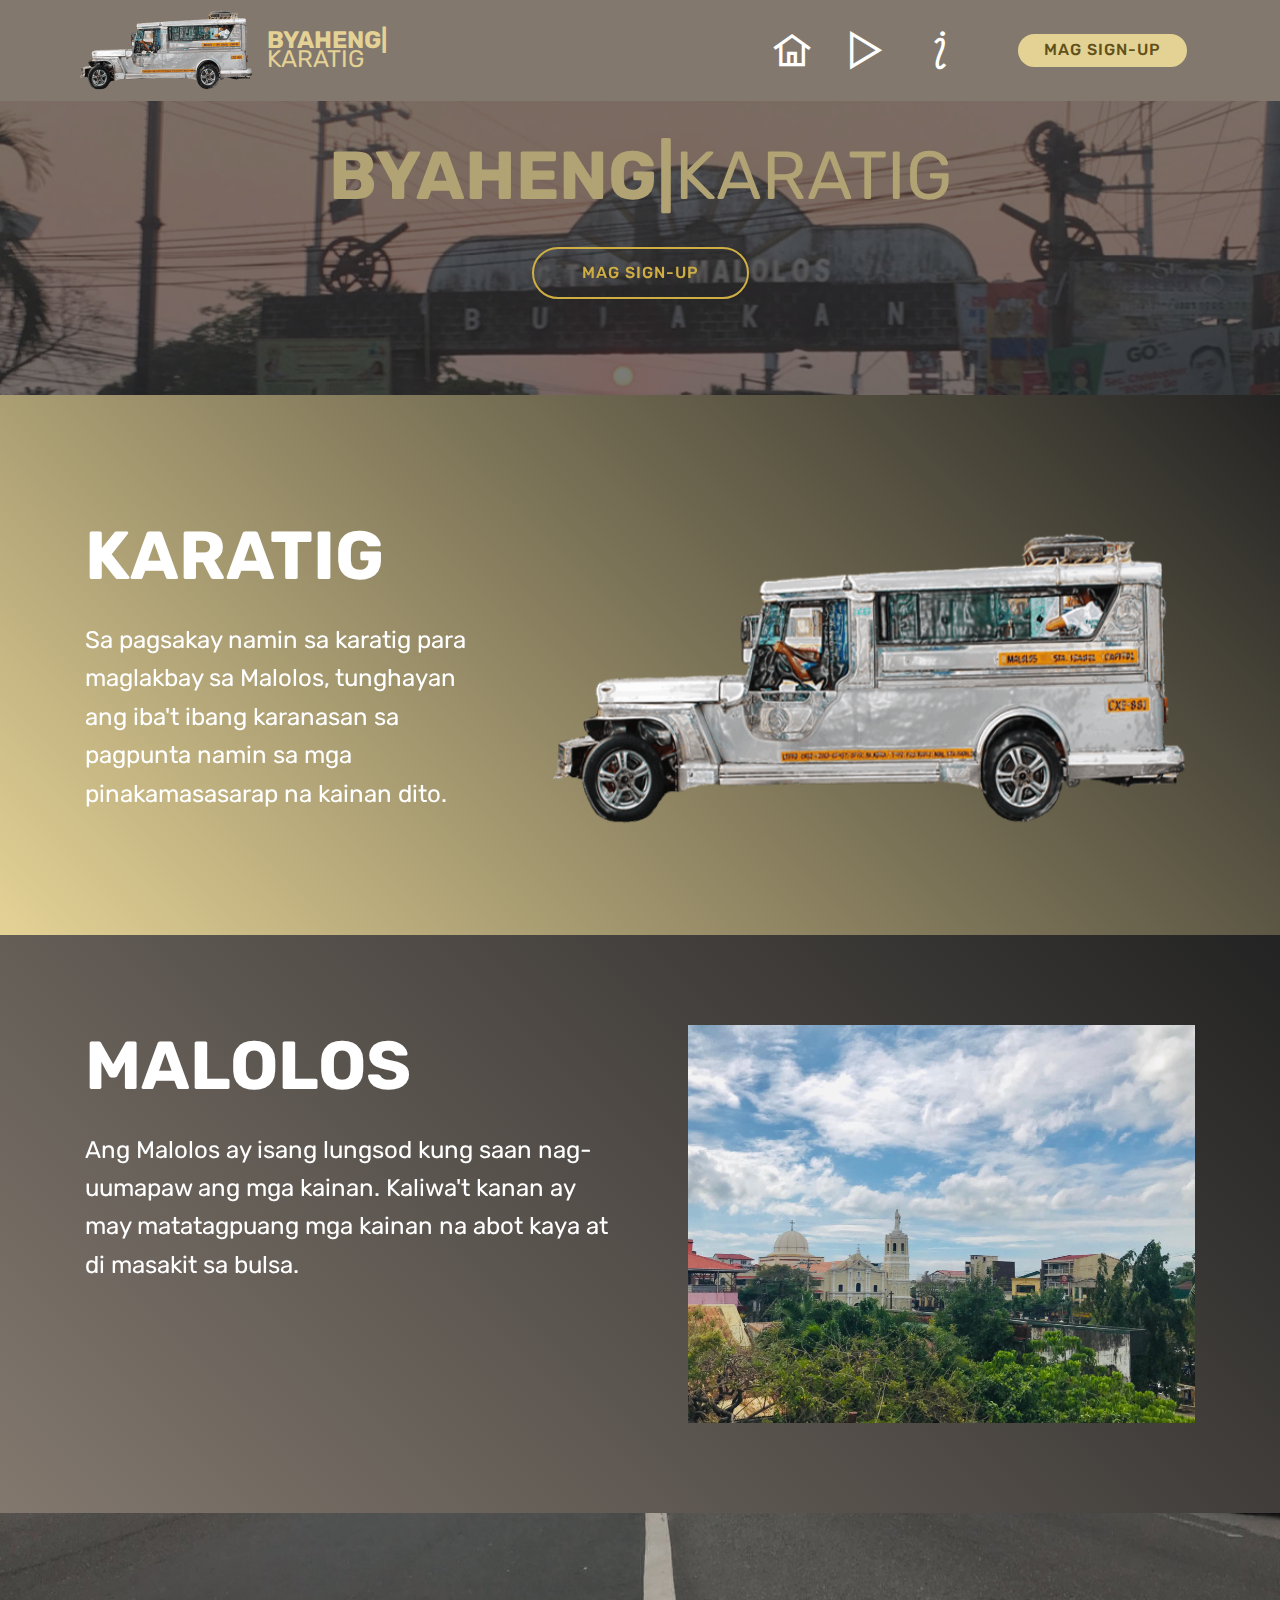
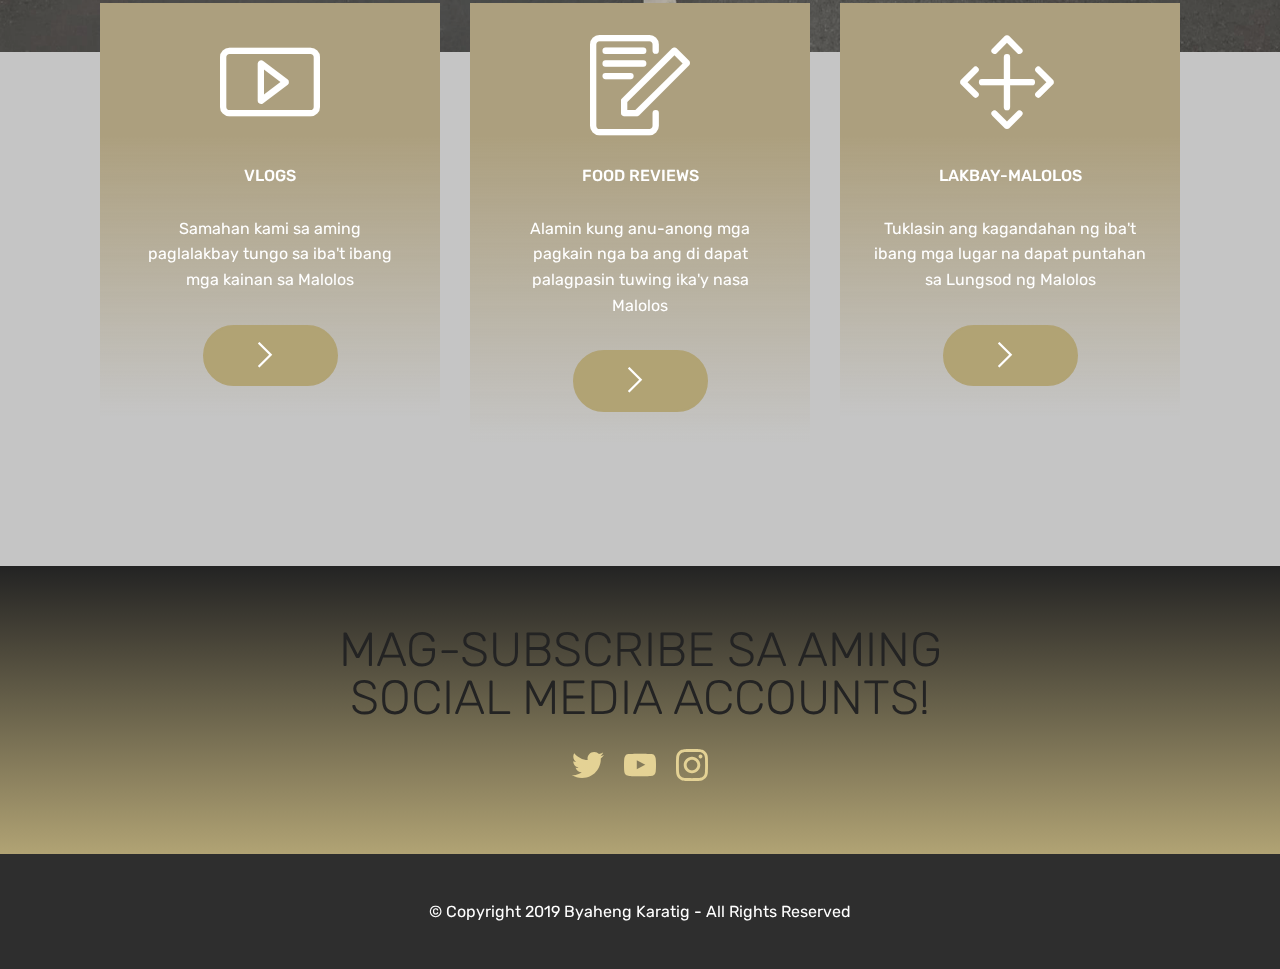
<file: index.html>
<!DOCTYPE html>
<html  >
<head>
  <!-- Site made with Mobirise Website Builder v4.11.6, https://mobirise.com -->
  <meta charset="UTF-8">
  <meta http-equiv="X-UA-Compatible" content="IE=edge">
  <meta name="generator" content="Mobirise v4.11.6, mobirise.com">
  <meta name="viewport" content="width=device-width, initial-scale=1, minimum-scale=1">
  <link rel="shortcut icon" href="assets/images/picture1-350x170.png" type="image/x-icon">
  <meta name="description" content="">
  
  <title>Home</title>
  <link rel="stylesheet" href="assets/web/assets/mobirise-icons-bold/mobirise-icons-bold.css">
  <link rel="stylesheet" href="assets/web/assets/mobirise-icons2/mobirise2.css">
  <link rel="stylesheet" href="assets/web/assets/mobirise-icons/mobirise-icons.css">
  <link rel="stylesheet" href="assets/bootstrap/css/bootstrap.min.css">
  <link rel="stylesheet" href="assets/bootstrap/css/bootstrap-grid.min.css">
  <link rel="stylesheet" href="assets/bootstrap/css/bootstrap-reboot.min.css">
  <link rel="stylesheet" href="assets/tether/tether.min.css">
  <link rel="stylesheet" href="assets/socicon/css/styles.css">
  <link rel="stylesheet" href="assets/dropdown/css/style.css">
  <link rel="stylesheet" href="assets/theme/css/style.css">
  <link rel="preload" as="style" href="assets/mobirise/css/mbr-additional.css"><link rel="stylesheet" href="assets/mobirise/css/mbr-additional.css" type="text/css">
  
  
  
</head>
<body>
  <section class="menu cid-qTkzRZLJNu" once="menu" id="menu1-0">

    

    <nav class="navbar navbar-expand beta-menu navbar-dropdown align-items-center navbar-fixed-top navbar-toggleable-sm">
        <button class="navbar-toggler navbar-toggler-right" type="button" data-toggle="collapse" data-target="#navbarSupportedContent" aria-controls="navbarSupportedContent" aria-expanded="false" aria-label="Toggle navigation">
            <div class="hamburger">
                <span></span>
                <span></span>
                <span></span>
                <span></span>
            </div>
        </button>
        <div class="menu-logo">
            <div class="navbar-brand">
                <span class="navbar-logo">
                    <a href="index.html">
                         <img src="assets/images/picture1-350x170.png" alt="Mobirise" title="" style="height: 5.3rem;">
                    </a>
                </span>
                <span class="navbar-caption-wrap"><a class="navbar-caption text-success display-5" href="index.html">BYAHENG|<span style="font-weight: normal;">KARATIG</span></a></span>
            </div>
        </div>
        <div class="collapse navbar-collapse" id="navbarSupportedContent">
            <ul class="navbar-nav nav-dropdown" data-app-modern-menu="true"><li class="nav-item">
                    <a class="nav-link link text-white display-5" href="index.html" aria-expanded="false"><span class="mobi-mbri mobi-mbri-home mbr-iconfont mbr-iconfont-btn"></span></a>
                </li><li class="nav-item"><a class="nav-link link text-white display-5" href="page3.html" aria-expanded="false"><span class="mobi-mbri mobi-mbri-play mbr-iconfont mbr-iconfont-btn"></span></a></li><li class="nav-item"><a class="nav-link link text-white display-5" href="page4.html" aria-expanded="false"><span class="mobi-mbri mobi-mbri-italic mbr-iconfont mbr-iconfont-btn"></span></a></li>
                <li class="nav-item">
                    <a class="nav-link link text-white display-5" href="https://mobirise.com">
                        </a>
                </li></ul>
            <div class="navbar-buttons mbr-section-btn"><a class="btn btn-sm btn-success display-4" href="page2.html">MAG SIGN-UP</a></div>
        </div>
    </nav>
</section>

<section class="engine"><a href="https://mobirise.info/y">free html web templates</a></section><section class="header1 cid-rK9pnYSYhu mbr-parallax-background" id="header16-17">

    

    <div class="mbr-overlay" style="opacity: 0.6; background-color: rgb(35, 35, 35);">
    </div>

    <div class="container">
        <div class="row justify-content-md-center">
            <div class="col-md-10 align-center">
                <h1 class="mbr-section-title mbr-bold pb-3 mbr-fonts-style display-1">
                    BYAHENG|<span style="font-weight: normal;">KARATIG</span></h1>
                
                
                <div class="mbr-section-btn"><a class="btn btn-md btn-success-outline display-4" href="page2.html">MAG SIGN-UP</a></div>
            </div>
        </div>
    </div>

</section>

<section class="header3 cid-rJAVoWi9Z1" id="header3-l">

    

    

    <div class="container">
        <div class="media-container-row">
            <div class="mbr-figure" style="width: 165%;">
                <img src="assets/images/picture1-600x291.png" alt="Mobirise" title="">
            </div>

            <div class="media-content">
                <h1 class="mbr-section-title mbr-white pb-3 mbr-fonts-style display-1"><strong>
                    KARATIG</strong></h1>
                
                <div class="mbr-section-text mbr-white pb-3 ">
                    <p class="mbr-text mbr-fonts-style display-5">
                        Sa pagsakay namin sa karatig para maglakbay sa Malolos, tunghayan ang iba't ibang karanasan sa pagpunta namin sa mga pinakamasasarap na kainan dito.
                    </p>
                </div>
                
            </div>
        </div>
    </div>

</section>

<section class="header3 cid-rJBbuXvIVC" id="header3-m">

    

    

    <div class="container">
        <div class="media-container-row">
            <div class="mbr-figure" style="width: 100%;">
                <img src="assets/images/78607156-575512866582825-2220621207269539840-n-1014x795.jpg" alt="Mobirise" title="">
            </div>

            <div class="media-content">
                <h1 class="mbr-section-title mbr-white pb-3 mbr-fonts-style display-1"><strong>MALOLOS</strong></h1>
                
                <div class="mbr-section-text mbr-white pb-3 ">
                    <p class="mbr-text mbr-fonts-style display-5">
                        Ang Malolos ay isang lungsod kung saan nag-uumapaw ang mga kainan. Kaliwa't kanan ay may matatagpuang mga kainan na abot kaya at di masakit sa bulsa.</p>
                </div>
                
            </div>
        </div>
    </div>

</section>

<section class="features8 cid-rK98ScfJM6 mbr-parallax-background" id="features8-z">

    

    <div class="mbr-overlay" style="opacity: 0.2; background-color: rgb(35, 35, 35);">
    </div>

    <div class="container">
        <div class="media-container-row">

            <div class="card  col-12 col-md-6 col-lg-4">
                <div class="card-img">
                    <span class="mbr-iconfont mbrib-video"></span>
                </div>
                <div class="card-box align-center">
                    <h4 class="card-title mbr-fonts-style display-7">
                        VLOGS</h4>
                    <p class="mbr-text mbr-fonts-style display-7">Samahan kami sa aming paglalakbay tungo sa iba't ibang mga kainan sa Malolos</p>
                    <div class="mbr-section-btn text-center"><a href="page3.html" class="btn btn-danger display-4"><span class="mobi-mbri mobi-mbri-arrow-next mbr-iconfont mbr-iconfont-btn"></span></a></div>
                </div>
            </div>

            <div class="card  col-12 col-md-6 col-lg-4">
                <div class="card-img">
                    <span class="mbr-iconfont mbrib-edit"></span>
                </div>
                <div class="card-box align-center">
                    <h4 class="card-title mbr-fonts-style display-7">
                        FOOD REVIEWS</h4>
                    <p class="mbr-text mbr-fonts-style display-7">
                       Alamin kung anu-anong mga pagkain nga ba ang di dapat palagpasin tuwing ika'y nasa Malolos</p>
                    <div class="mbr-section-btn text-center"><a href="page1.html" class="btn btn-danger display-4"><span class="mobi-mbri mobi-mbri-arrow-next mbr-iconfont mbr-iconfont-btn"></span></a></div>
                </div>
            </div>

            <div class="card  col-12 col-md-6 col-lg-4">
                <div class="card-img">
                    <span class="mbr-iconfont mbrib-drag-n-drop2"></span>
                </div>
                <div class="card-box align-center">
                    <h4 class="card-title mbr-fonts-style display-7">
                        LAKBAY-MALOLOS</h4>
                    <p class="mbr-text mbr-fonts-style display-7">Tuklasin ang kagandahan ng iba't ibang mga lugar na dapat puntahan sa Lungsod ng Malolos</p>
                    <div class="mbr-section-btn text-center"><a href="page5.html" class="btn btn-danger display-4"><span class="mobi-mbri mobi-mbri-arrow-next mbr-iconfont mbr-iconfont-btn"></span></a></div>
                </div>
            </div>

            
        </div>
    </div>
</section>

<section class="cid-rK9oEUVn4c" id="social-buttons2-15">

    

    

    <div class="container">
        <div class="media-container-row">
            <div class="col-md-8 align-center">
                <h2 class="pb-3 mbr-fonts-style display-2">
                    MAG-SUBSCRIBE SA AMING SOCIAL MEDIA ACCOUNTS!</h2>
                <div class="social-list pl-0 mb-0">
                    <a href="https://twitter.com/ByahengKaratig" target="_blank">
                        <span class="px-2 mbr-iconfont mbr-iconfont-social socicon-twitter socicon"></span>
                    </a>
                    <a href="https://www.youtube.com/channel/UCAFSd-3AuyX4spEJKxEt9kA" target="_blank">
                        <span class="px-2 mbr-iconfont mbr-iconfont-social socicon-youtube socicon"></span>
                    </a>
                    <a href="https://instagram.com/mobirise" target="_blank">
                        <span class="px-2 socicon-instagram socicon mbr-iconfont mbr-iconfont-social"></span>
                    </a>
                    <a href="https://www.youtube.com/c/mobirise" target="_blank">
                        
                    </a>
                    <a href="https://www.behance.net/Mobirise" target="_blank">
                        
                    </a>
                </div>
            </div>
        </div>
    </div>
</section>

<section once="footers" class="cid-rK9p8iCViv" id="footer6-16">

    

    

    <div class="container">
        <div class="media-container-row align-center mbr-white">
            <div class="col-12">
                <p class="mbr-text mb-0 mbr-fonts-style display-7">
                    © Copyright 2019 Byaheng Karatig - All Rights Reserved
                </p>
            </div>
        </div>
    </div>
</section>


  <script src="assets/web/assets/jquery/jquery.min.js"></script>
  <script src="assets/popper/popper.min.js"></script>
  <script src="assets/bootstrap/js/bootstrap.min.js"></script>
  <script src="assets/parallax/jarallax.min.js"></script>
  <script src="assets/tether/tether.min.js"></script>
  <script src="assets/touchswipe/jquery.touch-swipe.min.js"></script>
  <script src="assets/sociallikes/social-likes.js"></script>
  <script src="assets/smoothscroll/smooth-scroll.js"></script>
  <script src="assets/dropdown/js/nav-dropdown.js"></script>
  <script src="assets/dropdown/js/navbar-dropdown.js"></script>
  <script src="assets/theme/js/script.js"></script>
  
  
 <div id="scrollToTop" class="scrollToTop mbr-arrow-up"><a style="text-align: center;"><i class="mbr-arrow-up-icon mbr-arrow-up-icon-cm cm-icon cm-icon-smallarrow-up"></i></a></div>
  </body>
</html>
</file>
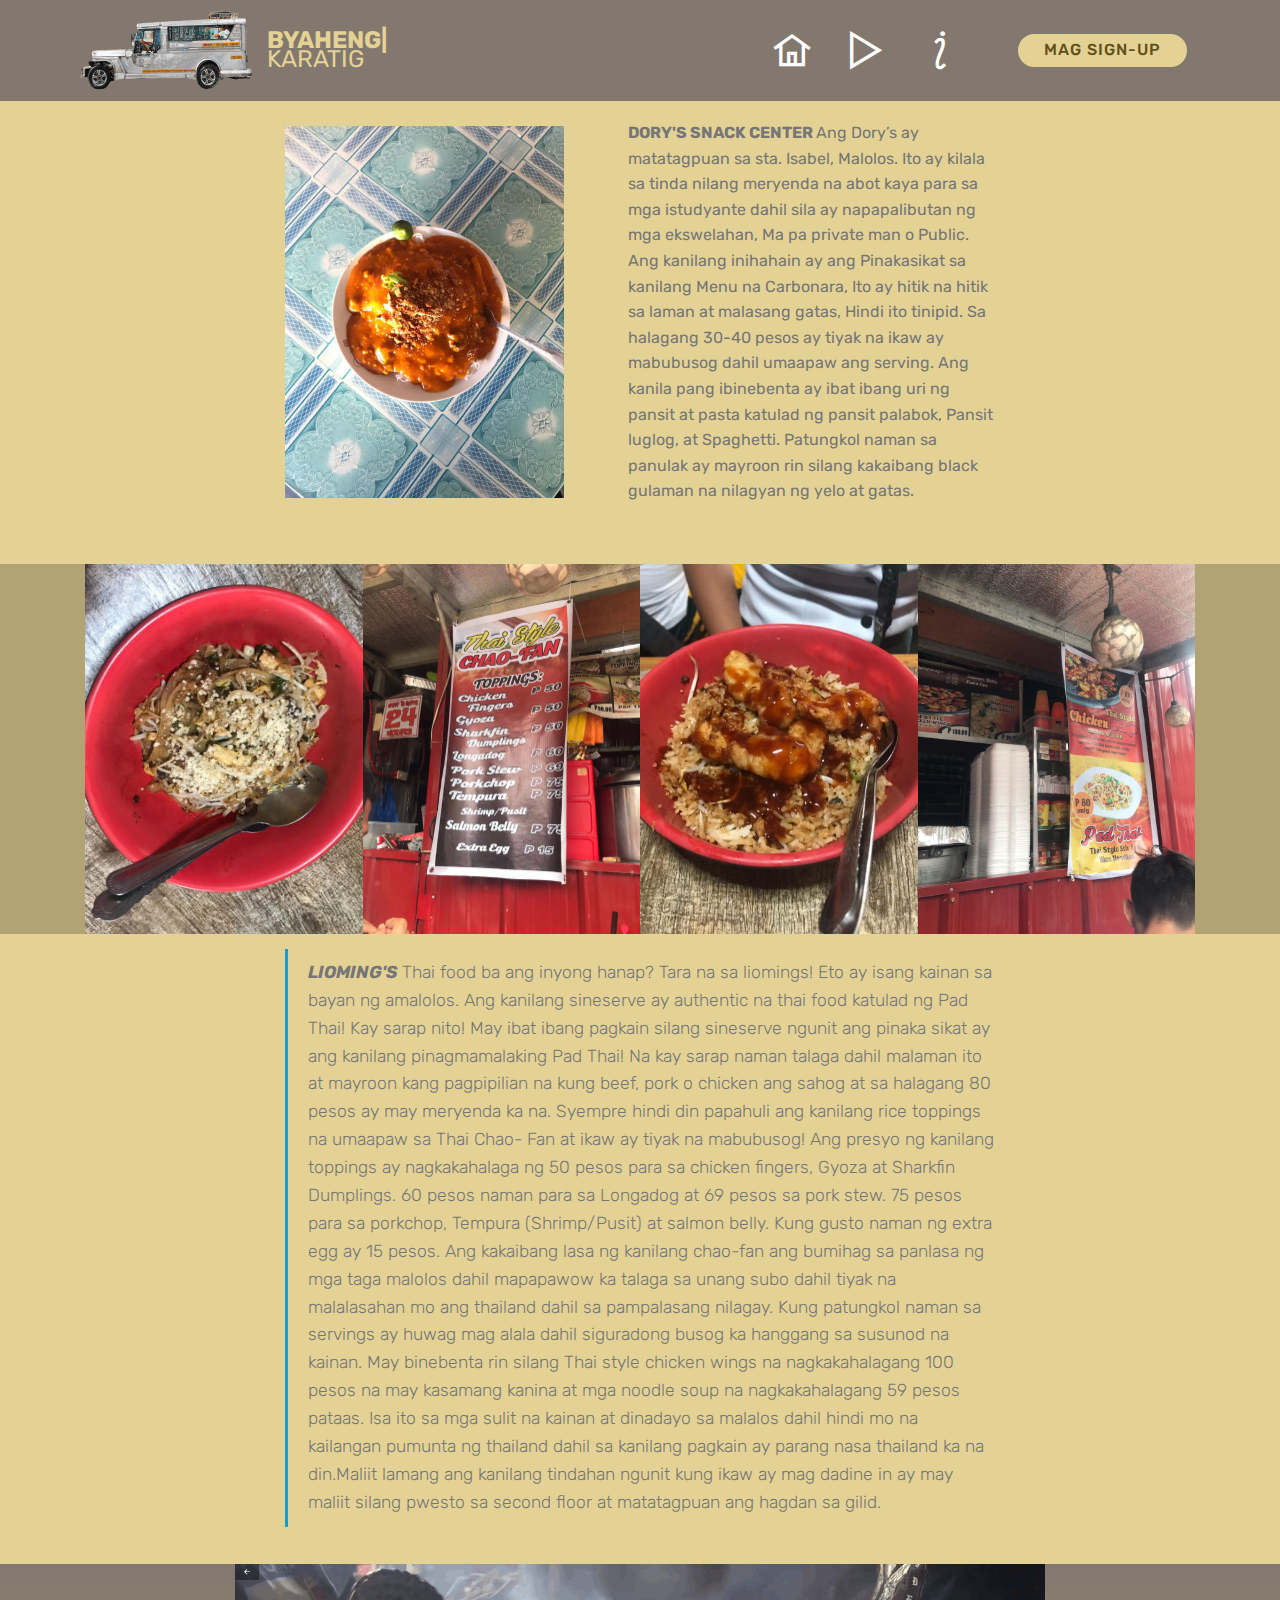
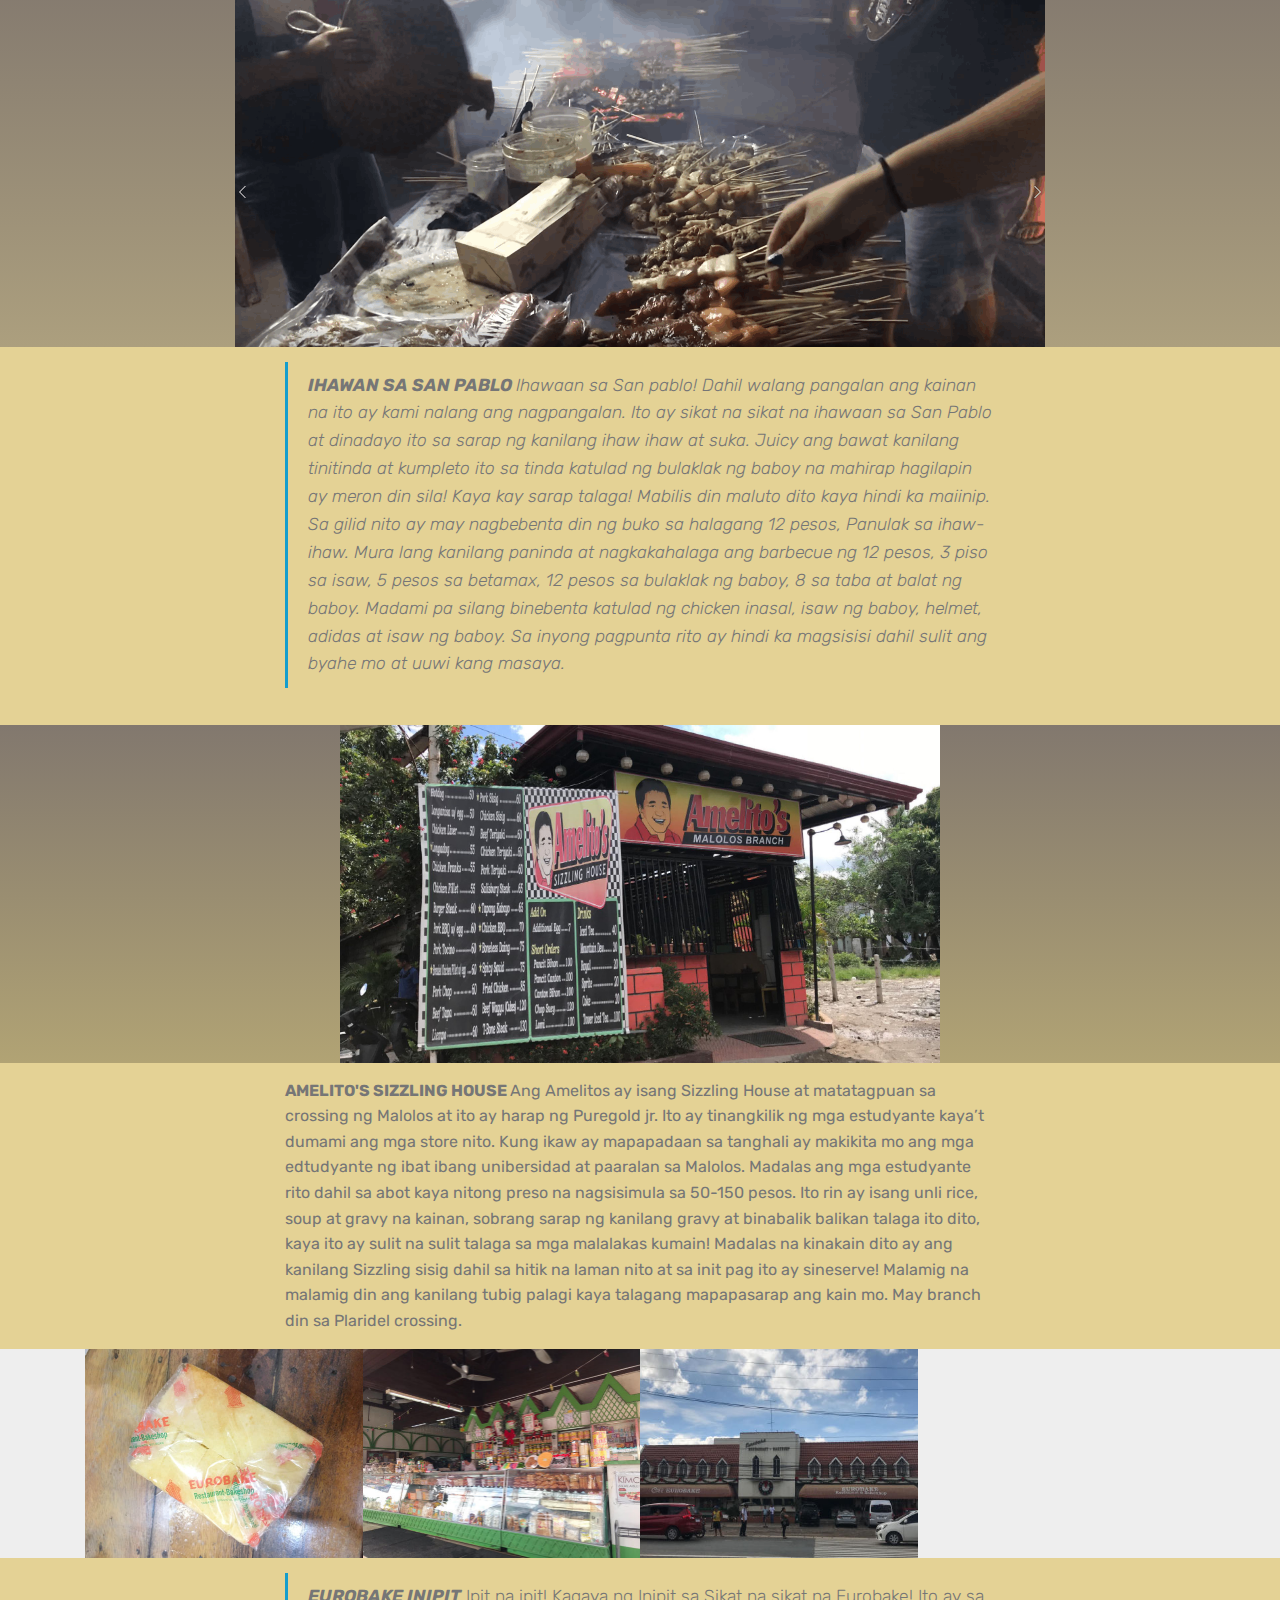
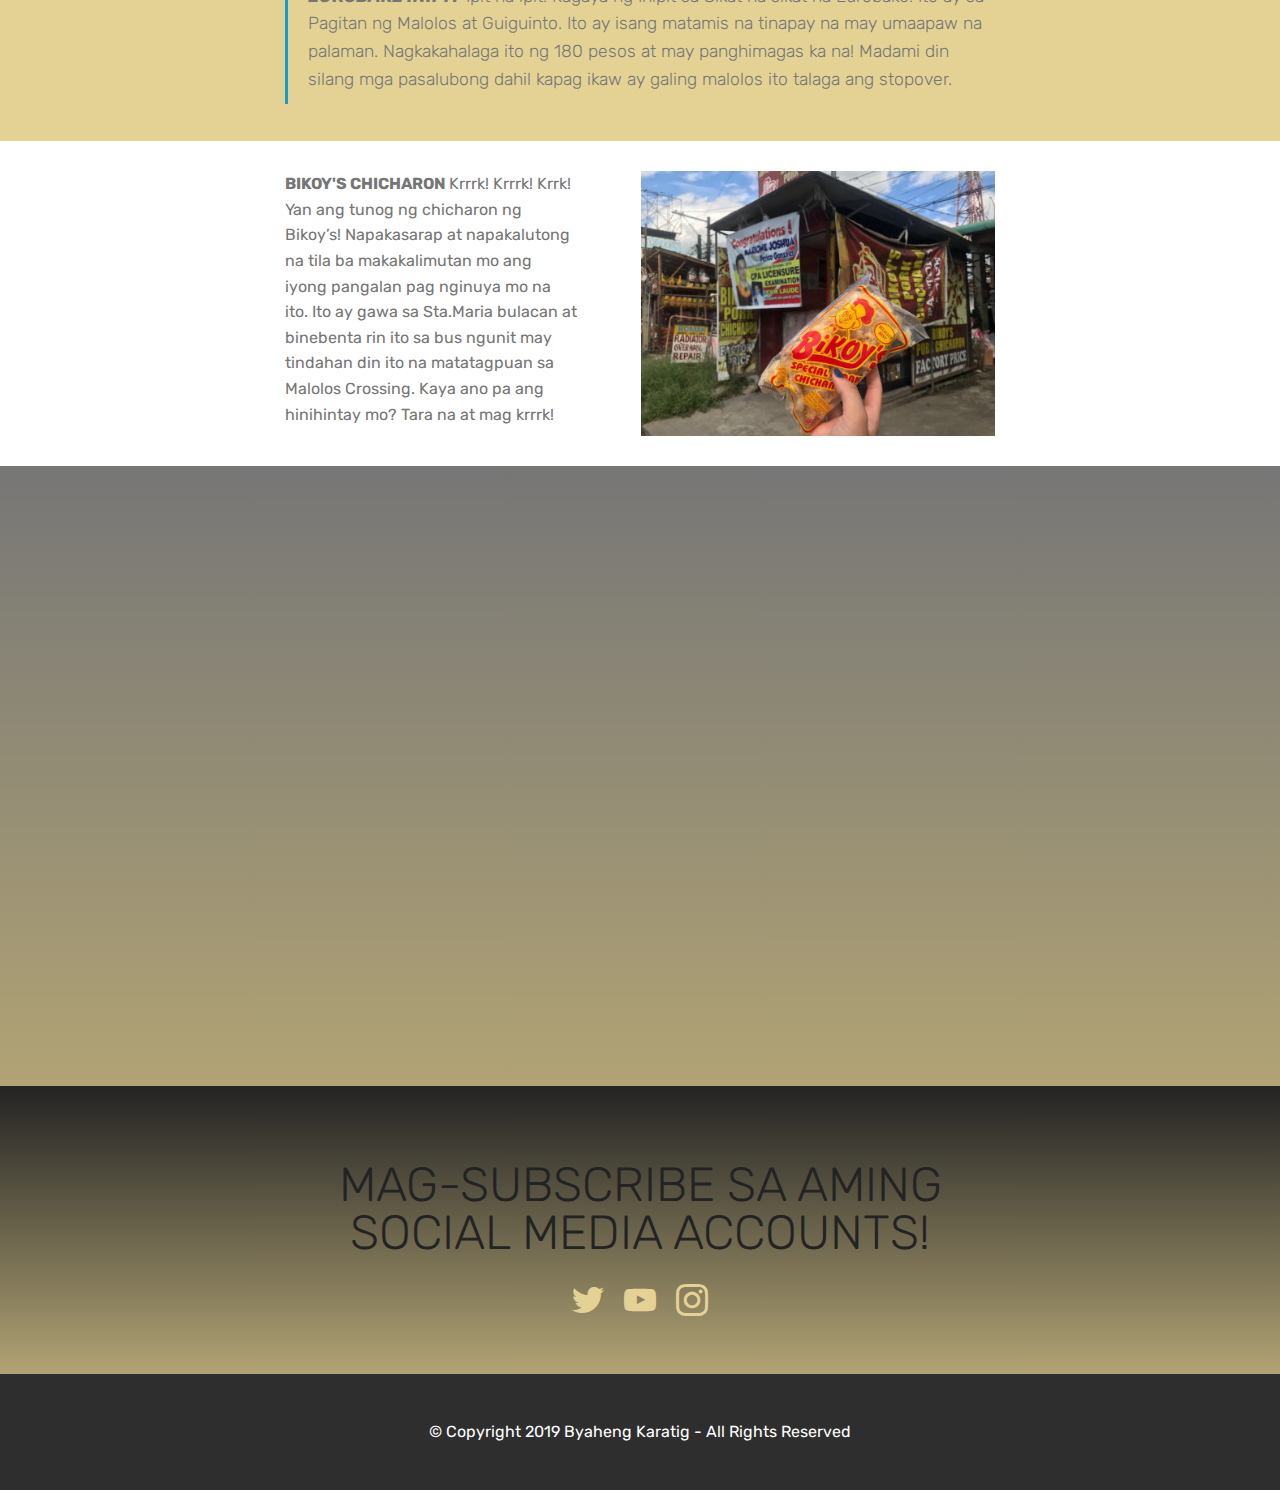
<file: page1.html>
<!DOCTYPE html>
<html  >
<head>
  <!-- Site made with Mobirise Website Builder v4.11.6, https://mobirise.com -->
  <meta charset="UTF-8">
  <meta http-equiv="X-UA-Compatible" content="IE=edge">
  <meta name="generator" content="Mobirise v4.11.6, mobirise.com">
  <meta name="viewport" content="width=device-width, initial-scale=1, minimum-scale=1">
  <link rel="shortcut icon" href="assets/images/picture1-350x170.png" type="image/x-icon">
  <meta name="description" content="Web Site Builder Description">
  
  <title>FOOD REVIEW</title>
  <link rel="stylesheet" href="assets/web/assets/mobirise-icons/mobirise-icons.css">
  <link rel="stylesheet" href="assets/web/assets/mobirise-icons2/mobirise2.css">
  <link rel="stylesheet" href="assets/bootstrap/css/bootstrap.min.css">
  <link rel="stylesheet" href="assets/bootstrap/css/bootstrap-grid.min.css">
  <link rel="stylesheet" href="assets/bootstrap/css/bootstrap-reboot.min.css">
  <link rel="stylesheet" href="assets/tether/tether.min.css">
  <link rel="stylesheet" href="assets/socicon/css/styles.css">
  <link rel="stylesheet" href="assets/dropdown/css/style.css">
  <link rel="stylesheet" href="assets/theme/css/style.css">
  <link rel="preload" as="style" href="assets/mobirise/css/mbr-additional.css"><link rel="stylesheet" href="assets/mobirise/css/mbr-additional.css" type="text/css">
  
  
  
</head>
<body>
  <section class="menu cid-qTkzRZLJNu" once="menu" id="menu1-g">

    

    <nav class="navbar navbar-expand beta-menu navbar-dropdown align-items-center navbar-fixed-top navbar-toggleable-sm">
        <button class="navbar-toggler navbar-toggler-right" type="button" data-toggle="collapse" data-target="#navbarSupportedContent" aria-controls="navbarSupportedContent" aria-expanded="false" aria-label="Toggle navigation">
            <div class="hamburger">
                <span></span>
                <span></span>
                <span></span>
                <span></span>
            </div>
        </button>
        <div class="menu-logo">
            <div class="navbar-brand">
                <span class="navbar-logo">
                    <a href="index.html">
                         <img src="assets/images/picture1-350x170.png" alt="Mobirise" title="" style="height: 5.3rem;">
                    </a>
                </span>
                <span class="navbar-caption-wrap"><a class="navbar-caption text-success display-5" href="index.html">BYAHENG|<span style="font-weight: normal;">KARATIG</span></a></span>
            </div>
        </div>
        <div class="collapse navbar-collapse" id="navbarSupportedContent">
            <ul class="navbar-nav nav-dropdown" data-app-modern-menu="true"><li class="nav-item">
                    <a class="nav-link link text-white display-5" href="index.html" aria-expanded="false"><span class="mobi-mbri mobi-mbri-home mbr-iconfont mbr-iconfont-btn"></span></a>
                </li><li class="nav-item"><a class="nav-link link text-white display-5" href="page3.html" aria-expanded="false"><span class="mobi-mbri mobi-mbri-play mbr-iconfont mbr-iconfont-btn"></span></a></li><li class="nav-item"><a class="nav-link link text-white display-5" href="page4.html" aria-expanded="false"><span class="mobi-mbri mobi-mbri-italic mbr-iconfont mbr-iconfont-btn"></span></a></li>
                <li class="nav-item">
                    <a class="nav-link link text-white display-5" href="https://mobirise.com">
                        </a>
                </li></ul>
            <div class="navbar-buttons mbr-section-btn"><a class="btn btn-sm btn-success display-4" href="page2.html">MAG SIGN-UP</a></div>
        </div>
    </nav>
</section>

<section class="engine"><a href="https://mobirise.info/e">make a site</a></section><section class="mbr-section content6 cid-rKagD7MoGy" id="content6-25">
    
     
    
    <div class="container">
        <div class="media-container-row">
            <div class="col-12 col-md-8">
                <div class="media-container-row">
                    <div class="mbr-figure" style="width: 85%;">
                      <img src="assets/images/79339547-776711892795719-7532500084513046528-n-436x581.jpg" alt="Mobirise" title="">  
                    </div>
                    <div class="media-content">
                        <div class="mbr-section-text">
                            <p class="mbr-text mb-0 mbr-fonts-style display-7"><strong>DORY'S SNACK CENTER&nbsp;</strong>Ang Dory’s ay matatagpuan sa sta. Isabel, Malolos. Ito ay kilala sa tinda nilang meryenda na abot kaya para sa mga istudyante dahil sila ay napapalibutan ng mga ekswelahan, Ma pa private man o Public. Ang kanilang inihahain ay ang Pinakasikat sa kanilang Menu na Carbonara, Ito ay hitik na hitik sa laman at malasang gatas, Hindi ito tinipid. Sa halagang 30-40 pesos ay tiyak na ikaw ay mabubusog dahil umaapaw ang serving. Ang kanila pang ibinebenta ay ibat ibang uri ng pansit at pasta katulad ng pansit palabok, Pansit luglog, at Spaghetti. Patungkol naman sa panulak ay mayroon rin silang kakaibang black gulaman na nilagyan ng yelo at gatas.&nbsp;<br></p>
                        </div>
                    </div>
                </div>
            </div>
        </div>
    </div>
</section>

<section class="mbr-gallery gallery5 cid-rK9S1JnkWl" id="gallery5-1w">

    

    

    <div class="container">
        
        
        <div class="row" id="gallery" data-toggle="modal" data-target="#carouselModal">
            
            
            <div class="col-sm-6 col-md-4 col-lg-3 item gallery-image">
                <div class="item-wrapper">
                    <img class="w-100" src="assets/images/79638831-434197667248276-4082997242464567296-n-556x417.jpg" alt="" data-target="#mbrCarousel" data-slide-to="2" title="">
                </div>
            </div><div class="col-sm-6 col-md-4 col-lg-3 item gallery-image">
                <div class="item-wrapper">
                    <img class="w-100" src="assets/images/76775199-445530832786492-9210278575649849344-n-556x741.jpg" alt="" data-target="#mbrCarousel" data-slide-to="1" title="">
                </div>
            </div><div class="col-sm-6 col-md-4 col-lg-3 item gallery-image">
                <div class="item-wrapper">
                    <img class="w-100" src="assets/images/80004335-597764320791820-7451783084787105792-n-556x741.jpeg" alt="" data-target="#mbrCarousel" data-slide-to="3" title="">
                </div>
            </div><div class="col-sm-6 col-md-4 col-lg-3 item gallery-image">
                <div class="item-wrapper">
                    <img class="w-100" src="assets/images/78239602-2347942442089999-3436391037038231552-n-1536x2048.jpg" alt="" data-target="#mbrCarousel" data-slide-to="3" title="">
                </div>
            </div>
            
        </div>

        <div class="modal mbr-slider fade" id="carouselModal" tabindex="-1" role="dialog" aria-hidden="true">
            <div class="modal-dialog" role="document">
                <div class="modal-content">
                    <div class="modal-body">
                        <div id="mbrCarousel" class="carousel slide" data-ride="carousel">
                            <div class="carousel-inner">
                                <div class="carousel-item active">
                                    <img class="d-block w-100" src="assets/images/background1.jpg" alt="">
                                </div>
                                <div class="carousel-item">
                                    <img class="d-block w-100" src="assets/images/background2.jpg" alt="">
                                </div>
                                <div class="carousel-item">
                                    <img class="d-block w-100" src="assets/images/background3.jpg" alt="">
                                </div><div class="carousel-item">
                                    <img class="d-block w-100" src="assets/images/78239602-2347942442089999-3436391037038231552-n-1536x2048.jpg" alt="">
                                </div>
                                <div class="carousel-item">
                                    <img class="d-block w-100" src="assets/images/background4.jpg" alt="">
                                </div>
                            </div>
                            <ol class="carousel-indicators">
                                <li data-target="#mbrCarousel" data-slide-to="0" class="active"></li>
                                <li data-target="#mbrCarousel" data-slide-to="1"></li>
                                <li data-target="#mbrCarousel" data-slide-to="2"></li><li data-target="#mbrCarousel" data-slide-to="3"></li>
                                <li data-target="#mbrCarousel" data-slide-to="4"></li>
                            </ol>
                            <a role="button" href="" class="close" data-dismiss="modal" aria-label="Close">
                            </a>
                            <a class="carousel-control-prev carousel-control" href="#mbrCarousel" role="button" data-slide="prev">
                                <span class="mbri-left mbr-iconfont" aria-hidden="true"></span>
                                <span class="sr-only">Previous</span>
                            </a>
                            <a class="carousel-control-next carousel-control" href="#mbrCarousel" role="button" data-slide="next">
                                <span class="mbri-right mbr-iconfont" aria-hidden="true"></span>
                                <span class="sr-only">Next</span>
                            </a>
                        </div>
                    </div>
                </div>
            </div>
        </div>
    </div>
</section>

<section class="mbr-section article content1 cid-rK9S29vOJZ" id="content2-1x">

     

    <div class="container">
        <div class="media-container-row">
            <div class="mbr-text col-12 col-md-8 mbr-fonts-style display-1">
                <blockquote><strong>LIOMING'S&nbsp;</strong><span style="font-style: normal; font-size: 1.09rem;">Thai food ba ang inyong hanap? Tara na sa liomings! Eto ay isang kainan sa bayan ng amalolos. Ang kanilang sineserve ay authentic na thai food katulad ng Pad Thai! Kay sarap nito! May ibat ibang pagkain silang sineserve ngunit ang pinaka sikat ay ang kanilang pinagmamalaking Pad Thai! Na kay sarap naman talaga dahil malaman ito at mayroon kang pagpipilian na kung beef, pork o chicken ang sahog at sa halagang 80 pesos ay may meryenda ka na. Syempre hindi din papahuli ang kanilang rice toppings na umaapaw sa Thai Chao- Fan at ikaw ay tiyak na mabubusog! Ang presyo ng kanilang toppings ay nagkakahalaga ng 50 pesos para sa chicken fingers, Gyoza at Sharkfin Dumplings. 60 pesos naman para sa Longadog at 69 pesos sa pork stew. 75 pesos para sa porkchop, Tempura (Shrimp/Pusit) at salmon belly. Kung gusto naman ng extra egg ay 15 pesos. Ang kakaibang lasa ng kanilang chao-fan ang bumihag sa panlasa ng mga taga malolos dahil mapapawow ka talaga sa unang subo dahil tiyak na malalasahan mo ang thailand dahil sa pampalasang nilagay. Kung patungkol naman sa servings ay huwag mag alala dahil siguradong busog ka hanggang sa susunod na kainan. May binebenta rin silang Thai style chicken wings na nagkakahalagang 100 pesos na may kasamang kanina at mga noodle soup na nagkakahalagang 59 pesos pataas. Isa ito sa mga sulit na kainan at dinadayo sa malalos dahil hindi mo na kailangan pumunta ng thailand dahil sa kanilang pagkain ay parang nasa thailand ka na din.Maliit lamang ang kanilang tindahan ngunit kung ikaw ay mag dadine in ay may maliit silang pwesto sa second floor at matatagpuan ang hagdan sa gilid.&nbsp;</span></blockquote>
            </div>
        </div>
    </div>
</section>

<section class="cid-rKalIGLdgG" id="image3-2d">

    

    <figure class="mbr-figure container">
            <div class="image-block" style="width: 73%;">
                <img src="assets/images/78770994-500763970784053-4783950456520966144-n-1600x900.png" width="1400" alt="Mobirise" title="">
                
            </div>
    </figure>
</section>

<section class="mbr-section article content1 cid-rKalLwgL1f" id="content2-2e">

     

    <div class="container">
        <div class="media-container-row">
            <div class="mbr-text col-12 col-md-8 mbr-fonts-style display-1">
                <blockquote><strong>IHAWAN SA SAN PABLO </strong>Ihawaan sa San pablo! Dahil walang pangalan ang kainan na ito ay kami nalang ang nagpangalan. Ito ay sikat na sikat na ihawaan sa San Pablo at dinadayo ito sa sarap ng kanilang ihaw ihaw at suka. Juicy ang bawat kanilang tinitinda at kumpleto ito sa tinda katulad ng bulaklak ng baboy na mahirap hagilapin ay meron din sila! Kaya kay sarap talaga! Mabilis din maluto dito kaya hindi ka maiinip. Sa gilid nito ay may nagbebenta din ng buko sa halagang 12 pesos, Panulak sa ihaw-ihaw. Mura lang kanilang paninda at nagkakahalaga ang barbecue ng 12 pesos, 3 piso sa isaw, 5 pesos sa betamax, 12 pesos sa bulaklak ng baboy, 8 sa taba at balat ng baboy. Madami pa silang binebenta katulad ng chicken inasal, isaw ng baboy, helmet, adidas at isaw ng baboy. Sa inyong pagpunta rito ay hindi ka magsisisi dahil sulit ang byahe mo at uuwi kang masaya.</blockquote>
            </div>
        </div>
    </div>
</section>

<section class="cid-rKalay8JcM" id="image3-2c">

    

    <figure class="mbr-figure container">
            <div class="image-block" style="width: 54%;">
                <img src="assets/images/79148589-584502622304884-4489229053345136640-n-1776x999.jpg" width="1400" alt="Mobirise" title="">
                
            </div>
    </figure>
</section>

<section class="mbr-section article content1 cid-rKal238E6K" id="content1-2b">
    
     

    <div class="container">
        <div class="media-container-row">
            <div class="mbr-text col-12 mbr-fonts-style display-7 col-md-8"><p><strong>AMELITO'S SIZZLING HOUSE </strong>Ang Amelitos ay isang Sizzling House at matatagpuan sa crossing ng Malolos at ito ay harap ng Puregold jr. Ito ay tinangkilik ng mga estudyante kaya’t dumami ang mga store nito. Kung ikaw ay mapapadaan sa tanghali ay makikita mo ang mga edtudyante ng ibat ibang unibersidad at paaralan sa Malolos. Madalas ang mga estudyante rito dahil sa abot kaya nitong preso na nagsisimula sa 50-150 pesos. Ito rin ay isang unli rice, soup at gravy na kainan, sobrang sarap ng kanilang gravy at binabalik balikan talaga ito dito, kaya ito ay sulit na sulit talaga sa mga malalakas kumain! Madalas na kinakain dito ay ang kanilang Sizzling sisig dahil sa hitik na laman nito at sa init pag ito ay sineserve! Malamig na malamig din ang kanilang tubig palagi kaya talagang mapapasarap ang kain mo. May branch din sa Plaridel crossing.&nbsp;</p></div>
        </div>
    </div>
</section>

<section class="mbr-gallery gallery5 cid-rKaodu2yuS mbr-parallax-background" id="gallery5-2h">

    

    <div class="mbr-overlay" style="opacity: 0.3; background-color: rgb(239, 239, 239);">
    </div>

    <div class="container">
        
        
        <div class="row" id="gallery" data-toggle="modal" data-target="#carouselModal">
            
            
            <div class="col-sm-6 col-md-4 col-lg-3 item gallery-image">
                <div class="item-wrapper">
                    <img class="w-100" src="assets/images/img-8184-556x417.jpg" alt="" data-target="#mbrCarousel" data-slide-to="2" title="">
                </div>
            </div><div class="col-sm-6 col-md-4 col-lg-3 item gallery-image">
                <div class="item-wrapper">
                    <img class="w-100" src="assets/images/78492876-3123442034548113-553254185009676288-n-556x417.jpg" alt="" data-target="#mbrCarousel" data-slide-to="3" title="">
                </div>
            </div><div class="col-sm-6 col-md-4 col-lg-3 item gallery-image">
                <div class="item-wrapper">
                    <img class="w-100" src="assets/images/78679784-1450536951766943-5069538860849954816-n-556x313.jpg" alt="" data-target="#mbrCarousel" data-slide-to="1" title="">
                </div>
            </div>
            
        </div>

        <div class="modal mbr-slider fade" id="carouselModal" tabindex="-1" role="dialog" aria-hidden="true">
            <div class="modal-dialog" role="document">
                <div class="modal-content">
                    <div class="modal-body">
                        <div id="mbrCarousel" class="carousel slide" data-ride="carousel">
                            <div class="carousel-inner">
                                <div class="carousel-item active">
                                    <img class="d-block w-100" src="assets/images/background1.jpg" alt="">
                                </div>
                                <div class="carousel-item">
                                    <img class="d-block w-100" src="assets/images/background2.jpg" alt="">
                                </div>
                                <div class="carousel-item">
                                    <img class="d-block w-100" src="assets/images/background3.jpg" alt="">
                                </div>
                                <div class="carousel-item">
                                    <img class="d-block w-100" src="assets/images/background4.jpg" alt="">
                                </div>
                            </div>
                            <ol class="carousel-indicators">
                                <li data-target="#mbrCarousel" data-slide-to="0" class="active"></li>
                                <li data-target="#mbrCarousel" data-slide-to="1"></li>
                                <li data-target="#mbrCarousel" data-slide-to="2"></li>
                                <li data-target="#mbrCarousel" data-slide-to="3"></li>
                            </ol>
                            <a role="button" href="" class="close" data-dismiss="modal" aria-label="Close">
                            </a>
                            <a class="carousel-control-prev carousel-control" href="#mbrCarousel" role="button" data-slide="prev">
                                <span class="mbri-left mbr-iconfont" aria-hidden="true"></span>
                                <span class="sr-only">Previous</span>
                            </a>
                            <a class="carousel-control-next carousel-control" href="#mbrCarousel" role="button" data-slide="next">
                                <span class="mbri-right mbr-iconfont" aria-hidden="true"></span>
                                <span class="sr-only">Next</span>
                            </a>
                        </div>
                    </div>
                </div>
            </div>
        </div>
    </div>
</section>

<section class="mbr-section article content1 cid-rKaoeAcewK" id="content2-2i">

     

    <div class="container">
        <div class="media-container-row">
            <div class="mbr-text col-12 col-md-8 mbr-fonts-style display-1">
                <blockquote><strong>EUROBAKE INIPIT</strong><span style="font-style: normal;">&nbsp;Ipit na ipit! Kagaya ng Inipit sa Sikat na sikat na Eurobake! Ito ay sa Pagitan ng Malolos at Guiguinto. Ito ay isang matamis na tinapay na may umaapaw na palaman. Nagkakahalaga ito ng 180 pesos at may panghimagas ka na! Madami din silang mga pasalubong dahil kapag ikaw ay galing malolos ito talaga ang stopover.</span></blockquote>
            </div>
        </div>
    </div>
</section>

<section class="mbr-section content6 cid-rKamBCQYHF" id="content6-2g">
    
     
    
    <div class="container">
        <div class="media-container-row">
            <div class="col-12 col-md-8">
                <div class="media-container-row">
                    <div class="mbr-figure" style="width: 130%;">
                      <img src="assets/images/79106374-1149174875288352-4130663833192628224-n-436x327.jpg" alt="Mobirise" title="">  
                    </div>
                    <div class="media-content">
                        <div class="mbr-section-text">
                            <p class="mbr-text mb-0 mbr-fonts-style display-7"><strong>BIKOY'S CHICHARON&nbsp;</strong>Krrrk! Krrrk! Krrk! Yan ang tunog ng chicharon ng Bikoy’s! Napakasarap at napakalutong na tila ba makakalimutan mo ang iyong pangalan pag nginuya mo na ito. Ito ay gawa sa Sta.Maria bulacan at binebenta rin ito sa bus ngunit may tindahan din ito na matatagpuan sa Malolos Crossing. Kaya ano pa ang hinihintay mo? Tara na at mag krrrk!<br></p>
                        </div>
                    </div>
                </div>
            </div>
        </div>
    </div>
</section>

<section class="cid-rKb0JdddVX" id="video3-2j">

    
    
    <figure class="mbr-figure align-center container">
        <div class="video-block" style="width: 80%;">
            <div><iframe class="mbr-embedded-video" src="https://www.youtube.com/embed/AOa1-VQNK7E?rel=0&amp;amp;showinfo=0&amp;autoplay=1&amp;loop=0" width="1280" height="720" frameborder="0" allowfullscreen></iframe></div>
        </div>
    </figure>
</section>

<section class="cid-rK9uN6sbwf" id="social-buttons2-1e">

    

    

    <div class="container">
        <div class="media-container-row">
            <div class="col-md-8 align-center">
                <h2 class="pb-3 mbr-fonts-style display-2">
                    MAG-SUBSCRIBE SA AMING SOCIAL MEDIA ACCOUNTS!</h2>
                <div class="social-list pl-0 mb-0">
                    <a href="https://twitter.com/ByahengKaratig" target="_blank">
                        <span class="px-2 mbr-iconfont mbr-iconfont-social socicon-twitter socicon"></span>
                    </a>
                    <a href="https://www.youtube.com/channel/UCAFSd-3AuyX4spEJKxEt9kA" target="_blank">
                        <span class="px-2 mbr-iconfont mbr-iconfont-social socicon-youtube socicon"></span>
                    </a>
                    <a href="https://instagram.com/mobirise" target="_blank">
                        <span class="px-2 socicon-instagram socicon mbr-iconfont mbr-iconfont-social"></span>
                    </a>
                    <a href="https://www.youtube.com/c/mobirise" target="_blank">
                        
                    </a>
                    <a href="https://www.behance.net/Mobirise" target="_blank">
                        
                    </a>
                </div>
            </div>
        </div>
    </div>
</section>

<section once="footers" class="cid-rK9uJTtCUU" id="footer6-19">

    

    

    <div class="container">
        <div class="media-container-row align-center mbr-white">
            <div class="col-12">
                <p class="mbr-text mb-0 mbr-fonts-style display-7">
                    © Copyright 2019 Byaheng Karatig - All Rights Reserved
                </p>
            </div>
        </div>
    </div>
</section>


  <script src="assets/web/assets/jquery/jquery.min.js"></script>
  <script src="assets/popper/popper.min.js"></script>
  <script src="assets/bootstrap/js/bootstrap.min.js"></script>
  <script src="assets/smoothscroll/smooth-scroll.js"></script>
  <script src="assets/tether/tether.min.js"></script>
  <script src="assets/touchswipe/jquery.touch-swipe.min.js"></script>
  <script src="assets/parallax/jarallax.min.js"></script>
  <script src="assets/sociallikes/social-likes.js"></script>
  <script src="assets/dropdown/js/nav-dropdown.js"></script>
  <script src="assets/dropdown/js/navbar-dropdown.js"></script>
  <script src="assets/theme/js/script.js"></script>
  
  
 <div id="scrollToTop" class="scrollToTop mbr-arrow-up"><a style="text-align: center;"><i class="mbr-arrow-up-icon mbr-arrow-up-icon-cm cm-icon cm-icon-smallarrow-up"></i></a></div>
  </body>
</html>
</file>
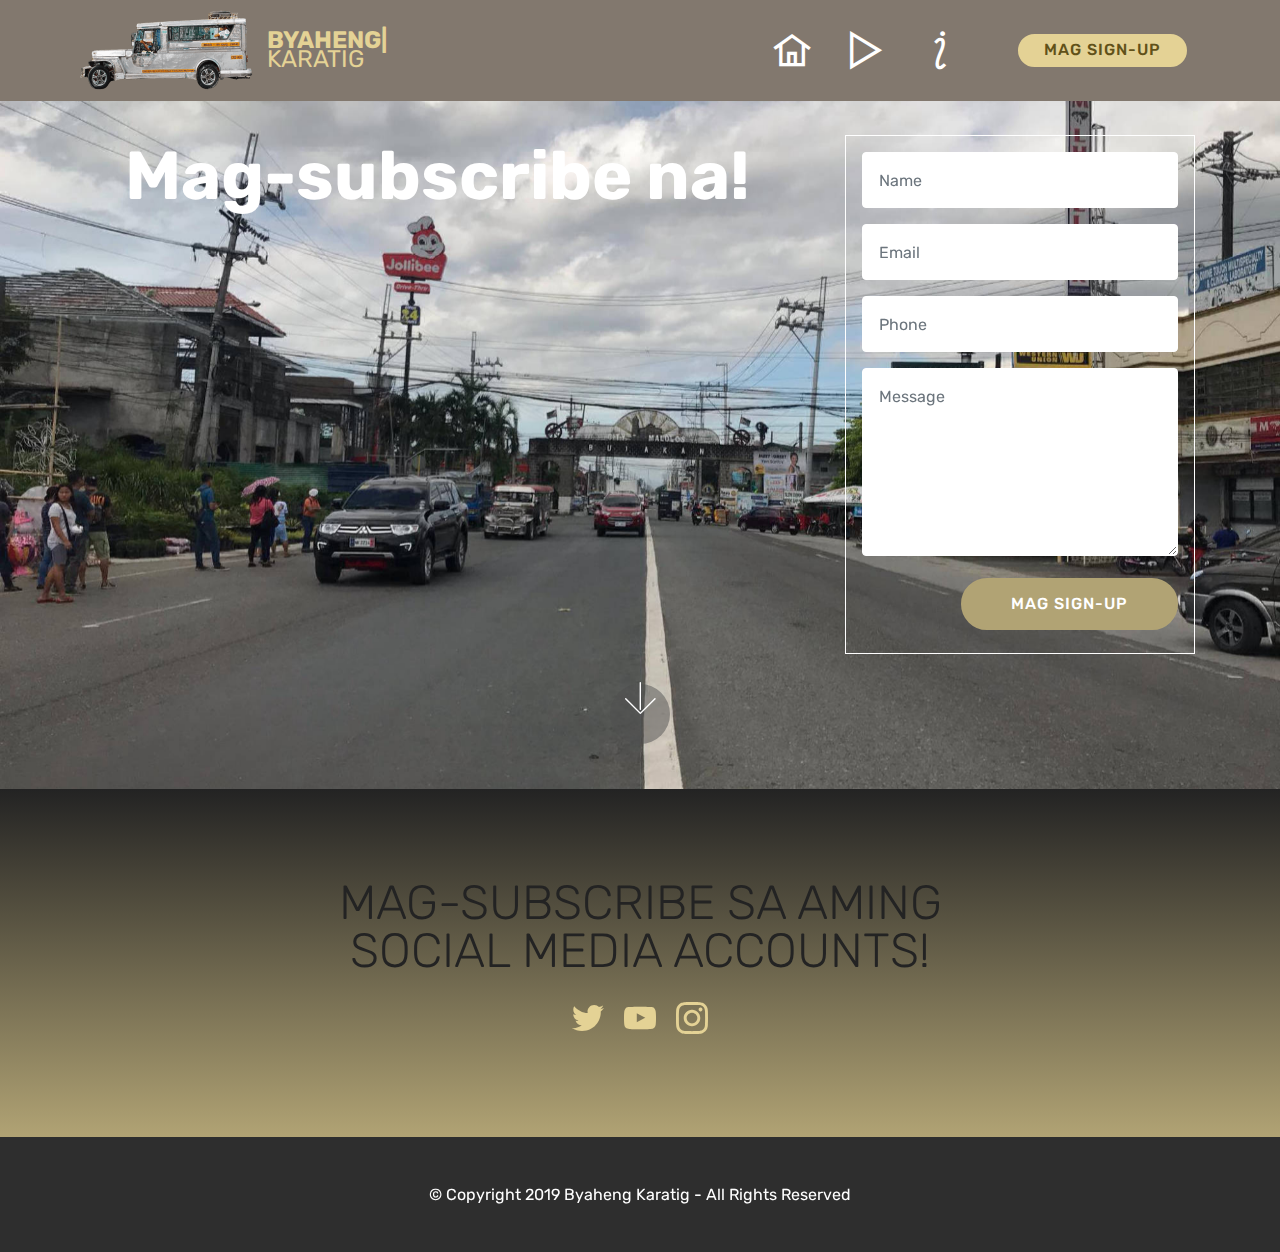
<file: page2.html>
<!DOCTYPE html>
<html  >
<head>
  <!-- Site made with Mobirise Website Builder v4.11.6, https://mobirise.com -->
  <meta charset="UTF-8">
  <meta http-equiv="X-UA-Compatible" content="IE=edge">
  <meta name="generator" content="Mobirise v4.11.6, mobirise.com">
  <meta name="viewport" content="width=device-width, initial-scale=1, minimum-scale=1">
  <link rel="shortcut icon" href="assets/images/picture1-350x170.png" type="image/x-icon">
  <meta name="description" content="Web Site Maker Description">
  
  <title>SIGN-UP</title>
  <link rel="stylesheet" href="assets/web/assets/mobirise-icons2/mobirise2.css">
  <link rel="stylesheet" href="assets/web/assets/mobirise-icons/mobirise-icons.css">
  <link rel="stylesheet" href="assets/bootstrap/css/bootstrap.min.css">
  <link rel="stylesheet" href="assets/bootstrap/css/bootstrap-grid.min.css">
  <link rel="stylesheet" href="assets/bootstrap/css/bootstrap-reboot.min.css">
  <link rel="stylesheet" href="assets/dropdown/css/style.css">
  <link rel="stylesheet" href="assets/tether/tether.min.css">
  <link rel="stylesheet" href="assets/socicon/css/styles.css">
  <link rel="stylesheet" href="assets/theme/css/style.css">
  <link rel="preload" as="style" href="assets/mobirise/css/mbr-additional.css"><link rel="stylesheet" href="assets/mobirise/css/mbr-additional.css" type="text/css">
  
  
  
</head>
<body>
  <section class="menu cid-qTkzRZLJNu" once="menu" id="menu1-n">

    

    <nav class="navbar navbar-expand beta-menu navbar-dropdown align-items-center navbar-fixed-top navbar-toggleable-sm">
        <button class="navbar-toggler navbar-toggler-right" type="button" data-toggle="collapse" data-target="#navbarSupportedContent" aria-controls="navbarSupportedContent" aria-expanded="false" aria-label="Toggle navigation">
            <div class="hamburger">
                <span></span>
                <span></span>
                <span></span>
                <span></span>
            </div>
        </button>
        <div class="menu-logo">
            <div class="navbar-brand">
                <span class="navbar-logo">
                    <a href="index.html">
                         <img src="assets/images/picture1-350x170.png" alt="Mobirise" title="" style="height: 5.3rem;">
                    </a>
                </span>
                <span class="navbar-caption-wrap"><a class="navbar-caption text-success display-5" href="index.html">BYAHENG|<span style="font-weight: normal;">KARATIG</span></a></span>
            </div>
        </div>
        <div class="collapse navbar-collapse" id="navbarSupportedContent">
            <ul class="navbar-nav nav-dropdown" data-app-modern-menu="true"><li class="nav-item">
                    <a class="nav-link link text-white display-5" href="index.html" aria-expanded="false"><span class="mobi-mbri mobi-mbri-home mbr-iconfont mbr-iconfont-btn"></span></a>
                </li><li class="nav-item"><a class="nav-link link text-white display-5" href="page3.html" aria-expanded="false"><span class="mobi-mbri mobi-mbri-play mbr-iconfont mbr-iconfont-btn"></span></a></li><li class="nav-item"><a class="nav-link link text-white display-5" href="page4.html" aria-expanded="false"><span class="mobi-mbri mobi-mbri-italic mbr-iconfont mbr-iconfont-btn"></span></a></li>
                <li class="nav-item">
                    <a class="nav-link link text-white display-5" href="https://mobirise.com">
                        </a>
                </li></ul>
            <div class="navbar-buttons mbr-section-btn"><a class="btn btn-sm btn-success display-4" href="page2.html">MAG SIGN-UP</a></div>
        </div>
    </nav>
</section>

<section class="engine"><a href="https://mobirise.info/z">best html templates</a></section><section class="header15 cid-rJENo5oWt6 mbr-parallax-background" id="header15-o">

    

    <div class="mbr-overlay" style="opacity: 0; background-color: rgb(118, 118, 118);"></div>

    <div class="container align-right">
        <div class="row">
            <div class="mbr-white col-lg-8 col-md-7 content-container">
                <h1 class="mbr-section-title mbr-bold pb-3 mbr-fonts-style display-1">Mag-subscribe na!</h1>
                
            </div>
            <div class="col-lg-4 col-md-5">
                <div class="form-container">
                    <div class="media-container-column" data-form-type="formoid">
                        <!---Formbuilder Form--->
                        <form action="https://mobirise.com/" method="POST" class="mbr-form form-with-styler" data-form-title="Mobirise Form"><input type="hidden" name="email" data-form-email="true" value="leiV0omY63bvOr3+bk8choT+VTCqR0XUqZJ76T8T++4avBwlssVdtLEd0jubLa+y69NBpuW/UYD8LyoWn/DhM7fzBG/4IgulUBVjSCr12wd9HL/V6ODC5zBSN4xOhInt">
                            <div class="row">
                                <div hidden="hidden" data-form-alert="" class="alert alert-success col-12">Thanks for filling out the form!</div>
                                <div hidden="hidden" data-form-alert-danger="" class="alert alert-danger col-12">
                                </div>
                            </div>
                            <div class="dragArea row">
                                <div class="col-md-12 form-group " data-for="name">
                                    <input type="text" name="name" placeholder="Name" data-form-field="Name" required="required" class="form-control px-3 display-7" id="name-header15-o">
                                </div>
                                <div class="col-md-12 form-group " data-for="email">
                                    <input type="email" name="email" placeholder="Email" data-form-field="Email" required="required" class="form-control px-3 display-7" id="email-header15-o">
                                </div>
                                <div data-for="phone" class="col-md-12 form-group ">
                                    <input type="tel" name="phone" placeholder="Phone" data-form-field="Phone" class="form-control px-3 display-7" id="phone-header15-o">
                                </div>
                                <div data-for="message" class="col-md-12 form-group ">
                                    <textarea name="message" placeholder="Message" data-form-field="Message" class="form-control px-3 display-7" id="message-header15-o"></textarea>
                                </div>
                                <div class="col-md-12 input-group-btn"><button type="submit" class="btn btn-form btn-danger display-4">MAG SIGN-UP</button></div>
                            </div>
                        </form><!---Formbuilder Form--->
                    </div>
                </div>
            </div>
        </div>
    </div>
    <div class="mbr-arrow hidden-sm-down" aria-hidden="true">
        <a href="#next">
            <i class="mbri-down mbr-iconfont"></i>
        </a>
    </div>
</section>

<section class="cid-rK9ukYunx7" id="social-buttons2-1a">

    

    

    <div class="container">
        <div class="media-container-row">
            <div class="col-md-8 align-center">
                <h2 class="pb-3 mbr-fonts-style display-2">
                    MAG-SUBSCRIBE SA AMING SOCIAL MEDIA ACCOUNTS!</h2>
                <div class="social-list pl-0 mb-0">
                    <a href="https://twitter.com/ByahengKaratig" target="_blank">
                        <span class="px-2 mbr-iconfont mbr-iconfont-social socicon-twitter socicon"></span>
                    </a>
                    <a href="https://www.youtube.com/channel/UCAFSd-3AuyX4spEJKxEt9kA" target="_blank">
                        <span class="px-2 mbr-iconfont mbr-iconfont-social socicon-youtube socicon"></span>
                    </a>
                    <a href="https://instagram.com/mobirise" target="_blank">
                        <span class="px-2 socicon-instagram socicon mbr-iconfont mbr-iconfont-social"></span>
                    </a>
                    <a href="https://www.youtube.com/c/mobirise" target="_blank">
                        
                    </a>
                    <a href="https://www.behance.net/Mobirise" target="_blank">
                        
                    </a>
                </div>
            </div>
        </div>
    </div>
</section>

<section once="footers" class="cid-rK9p8iCViv" id="footer6-16">

    

    

    <div class="container">
        <div class="media-container-row align-center mbr-white">
            <div class="col-12">
                <p class="mbr-text mb-0 mbr-fonts-style display-7">
                    © Copyright 2019 Byaheng Karatig - All Rights Reserved
                </p>
            </div>
        </div>
    </div>
</section>


  <script src="assets/web/assets/jquery/jquery.min.js"></script>
  <script src="assets/popper/popper.min.js"></script>
  <script src="assets/bootstrap/js/bootstrap.min.js"></script>
  <script src="assets/smoothscroll/smooth-scroll.js"></script>
  <script src="assets/dropdown/js/nav-dropdown.js"></script>
  <script src="assets/dropdown/js/navbar-dropdown.js"></script>
  <script src="assets/touchswipe/jquery.touch-swipe.min.js"></script>
  <script src="assets/parallax/jarallax.min.js"></script>
  <script src="assets/sociallikes/social-likes.js"></script>
  <script src="assets/tether/tether.min.js"></script>
  <script src="assets/theme/js/script.js"></script>
  <script src="assets/formoid/formoid.min.js"></script>
  
  
 <div id="scrollToTop" class="scrollToTop mbr-arrow-up"><a style="text-align: center;"><i class="mbr-arrow-up-icon mbr-arrow-up-icon-cm cm-icon cm-icon-smallarrow-up"></i></a></div>
  </body>
</html>
</file>
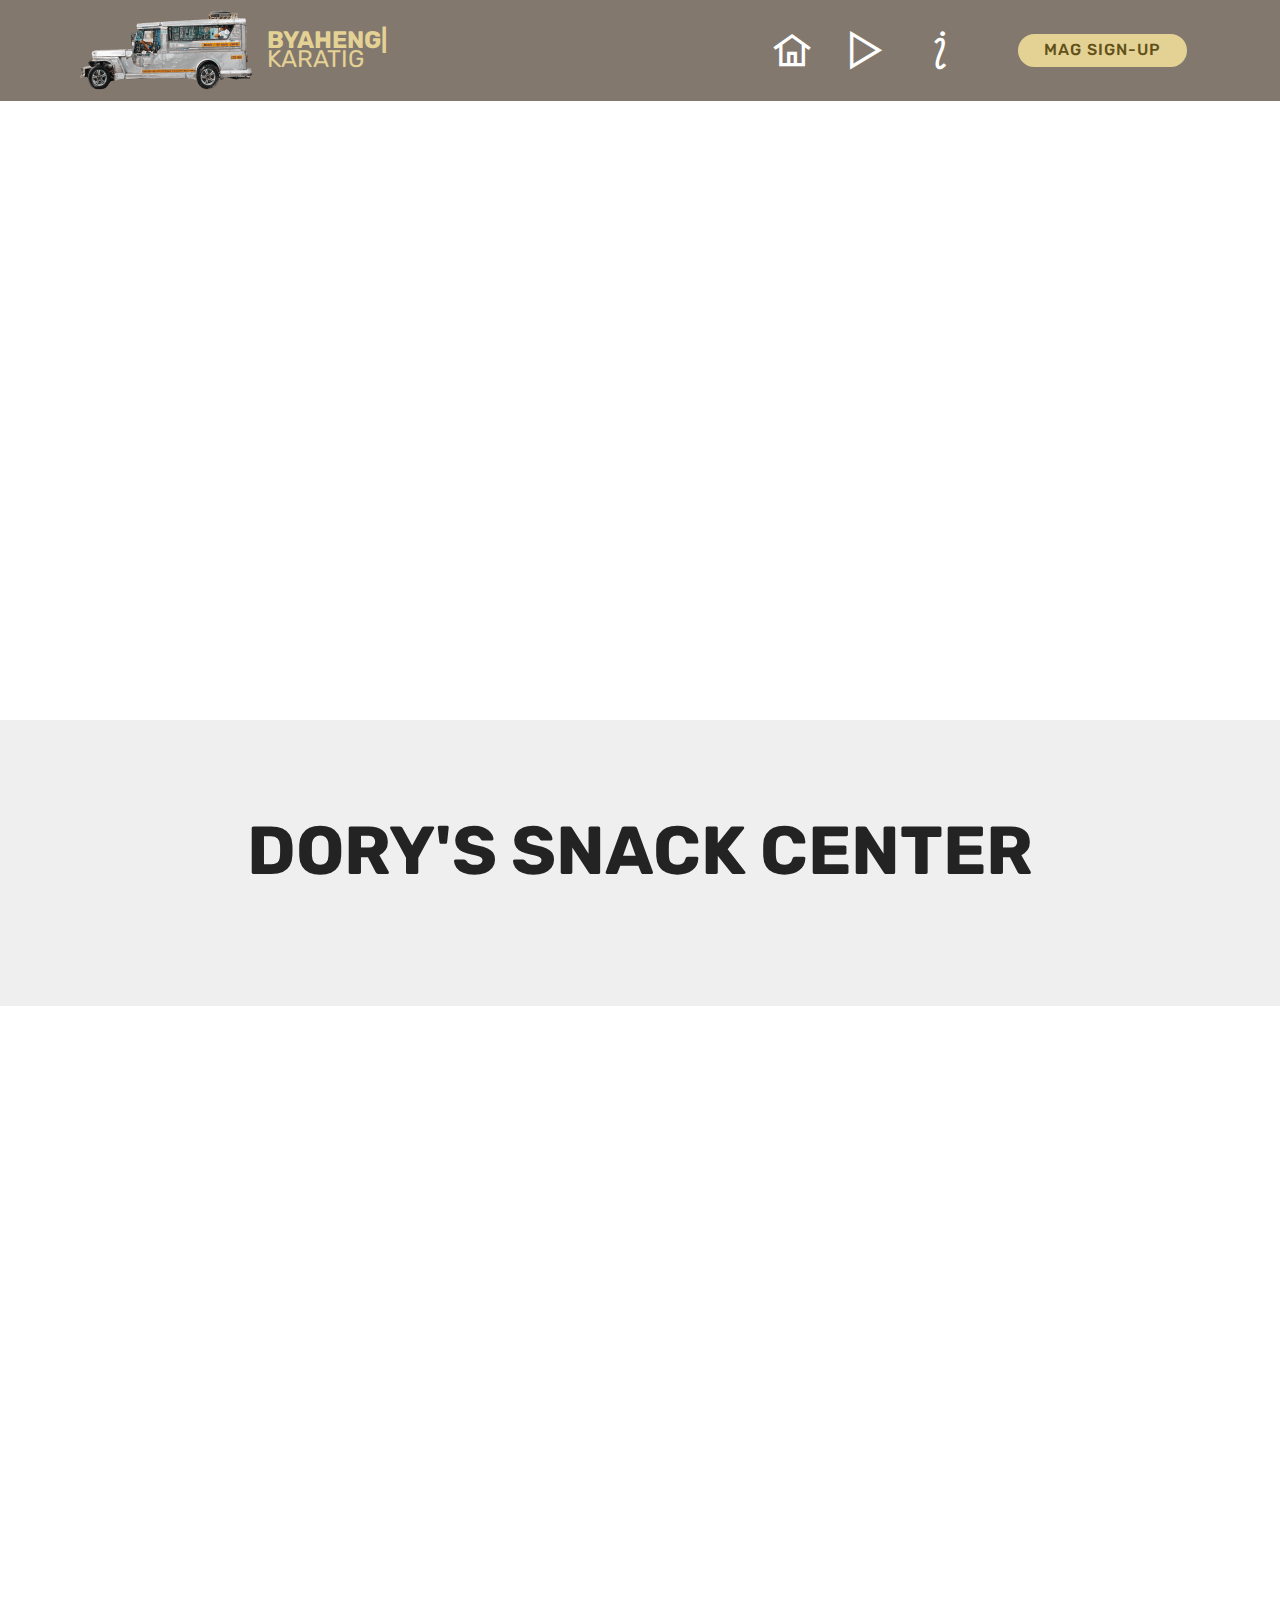
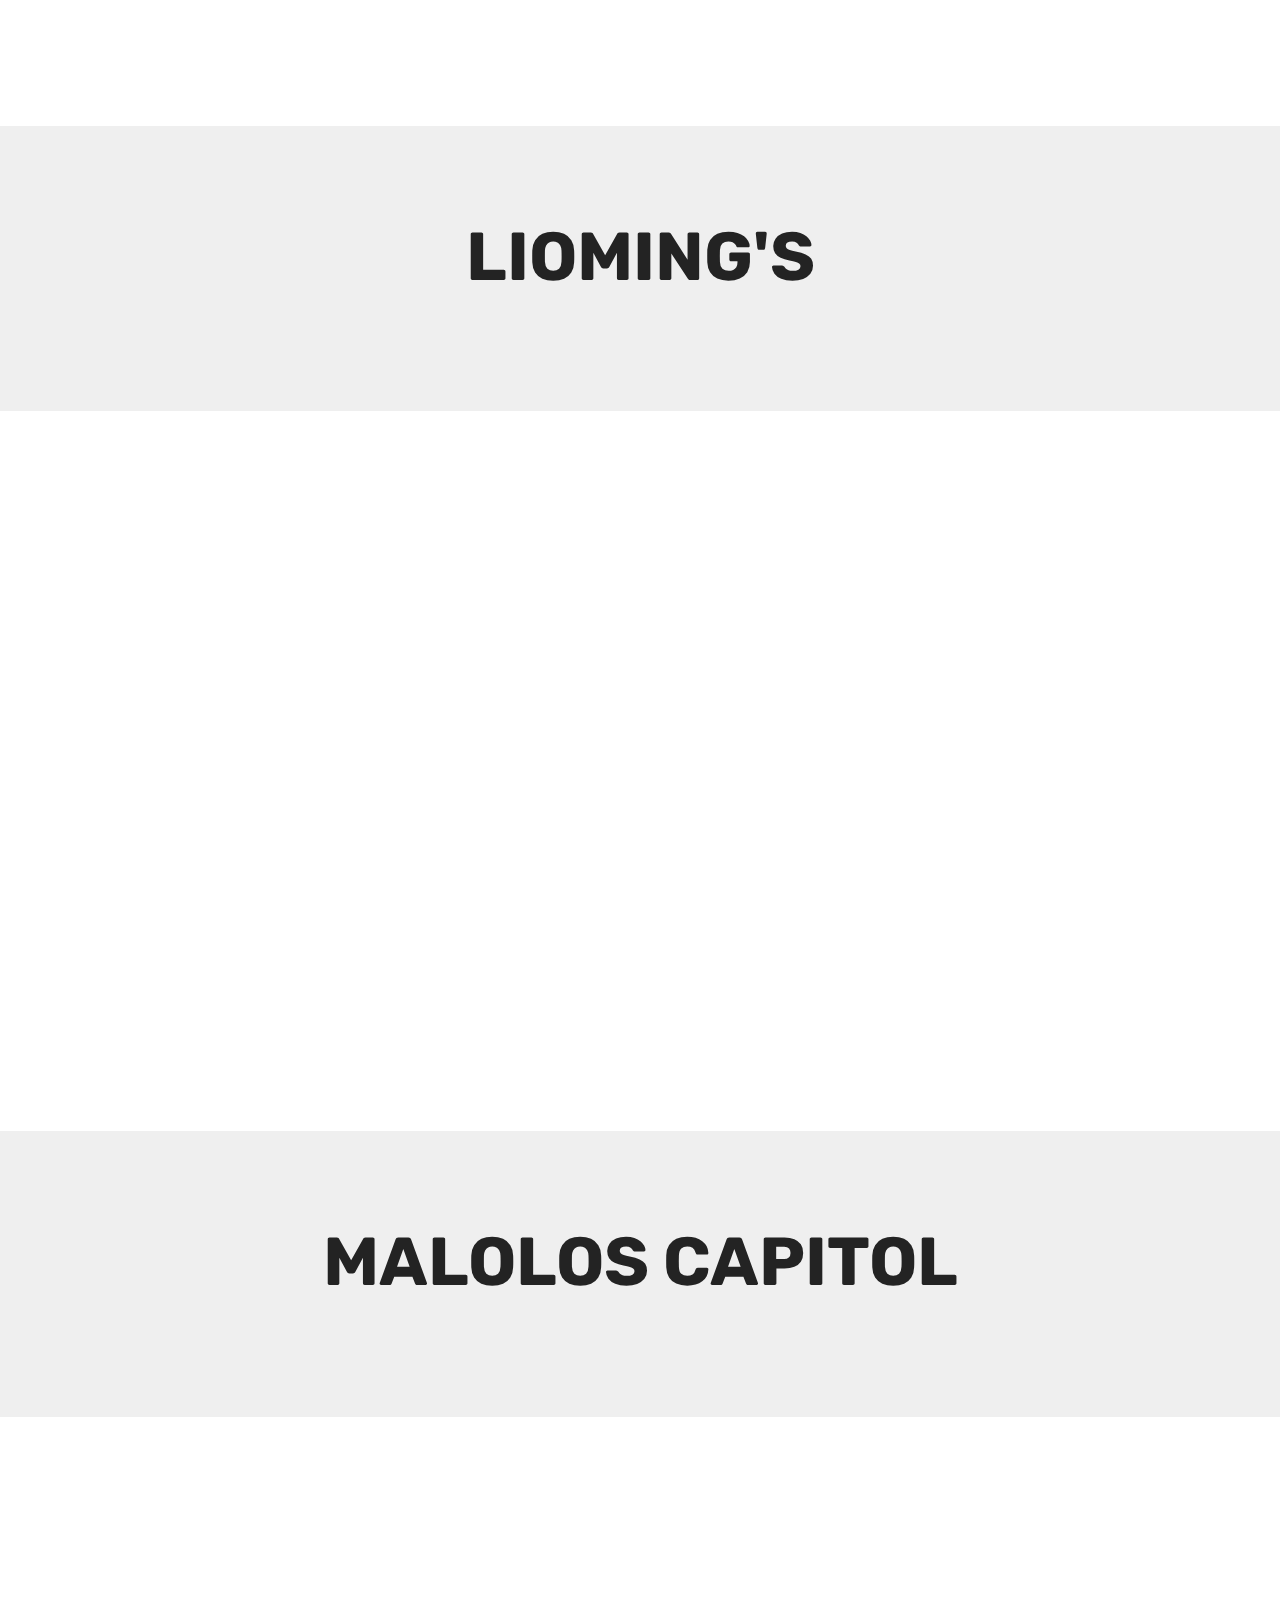
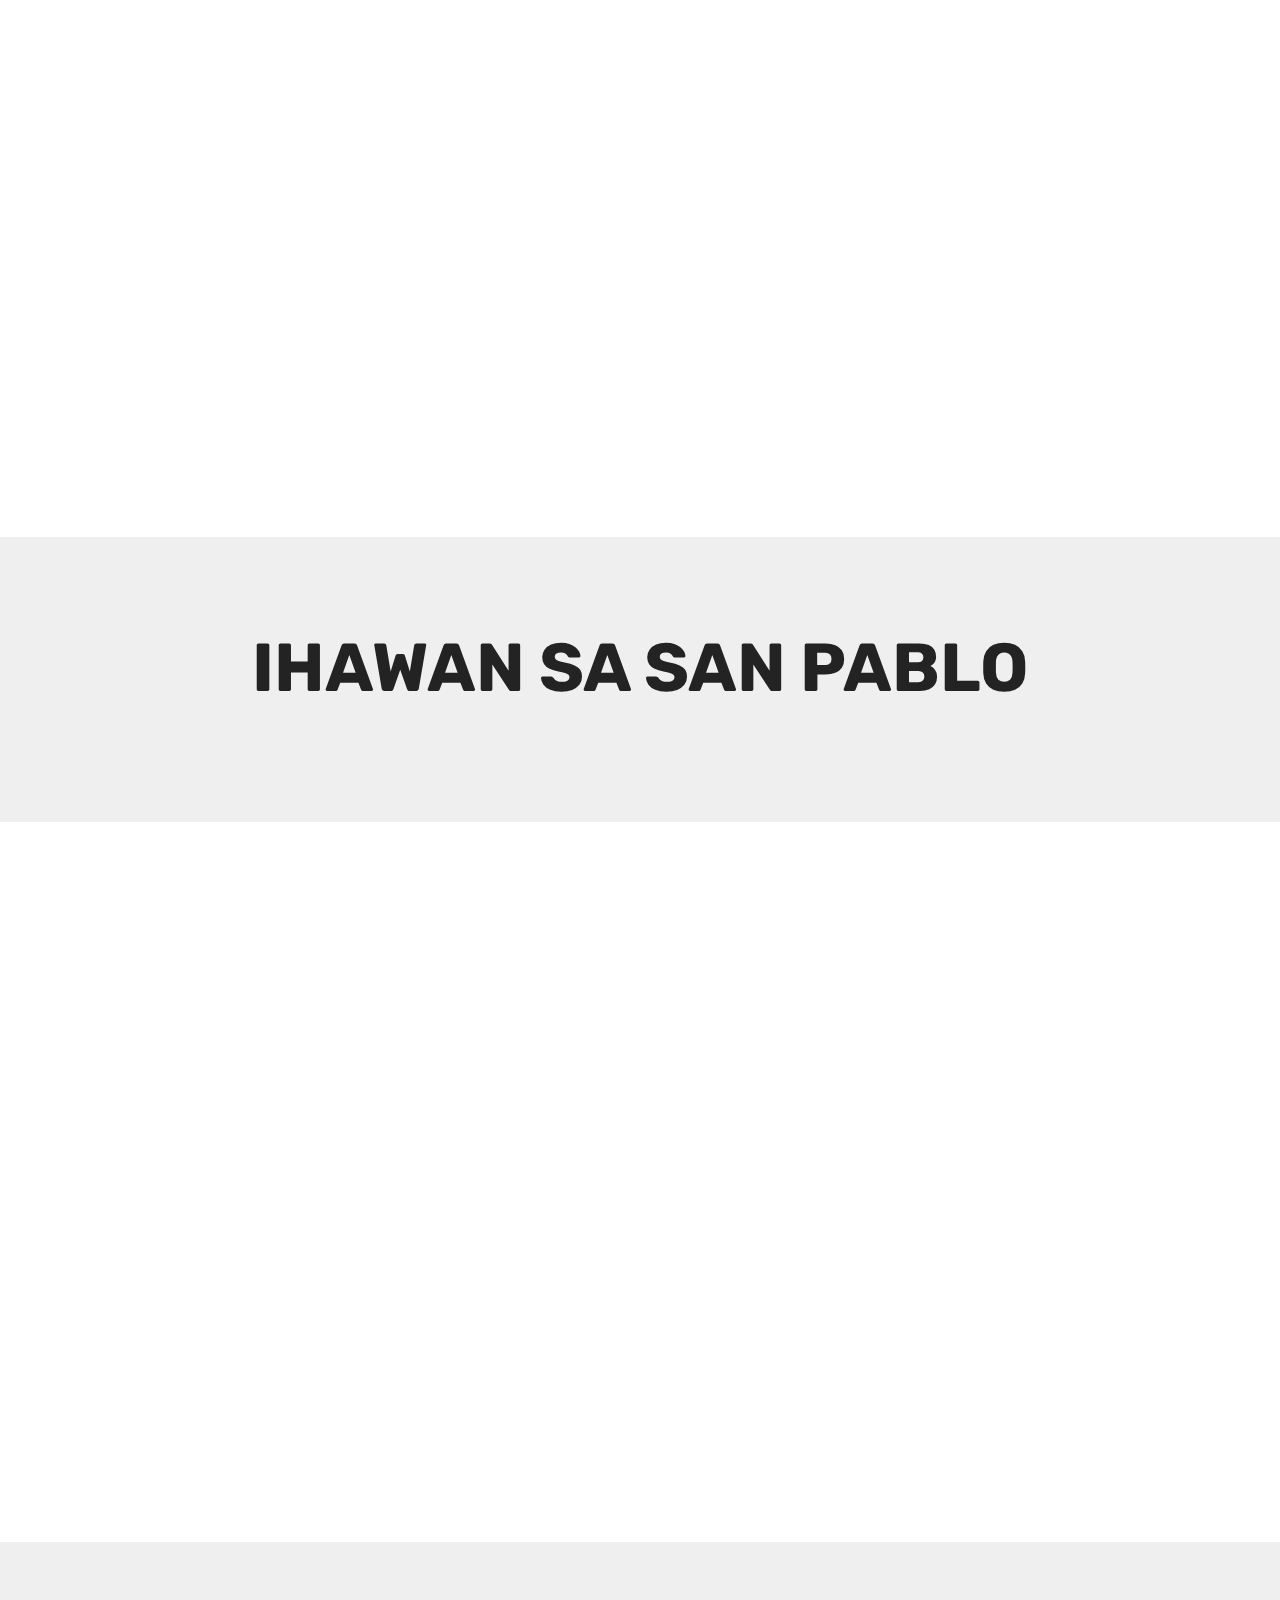
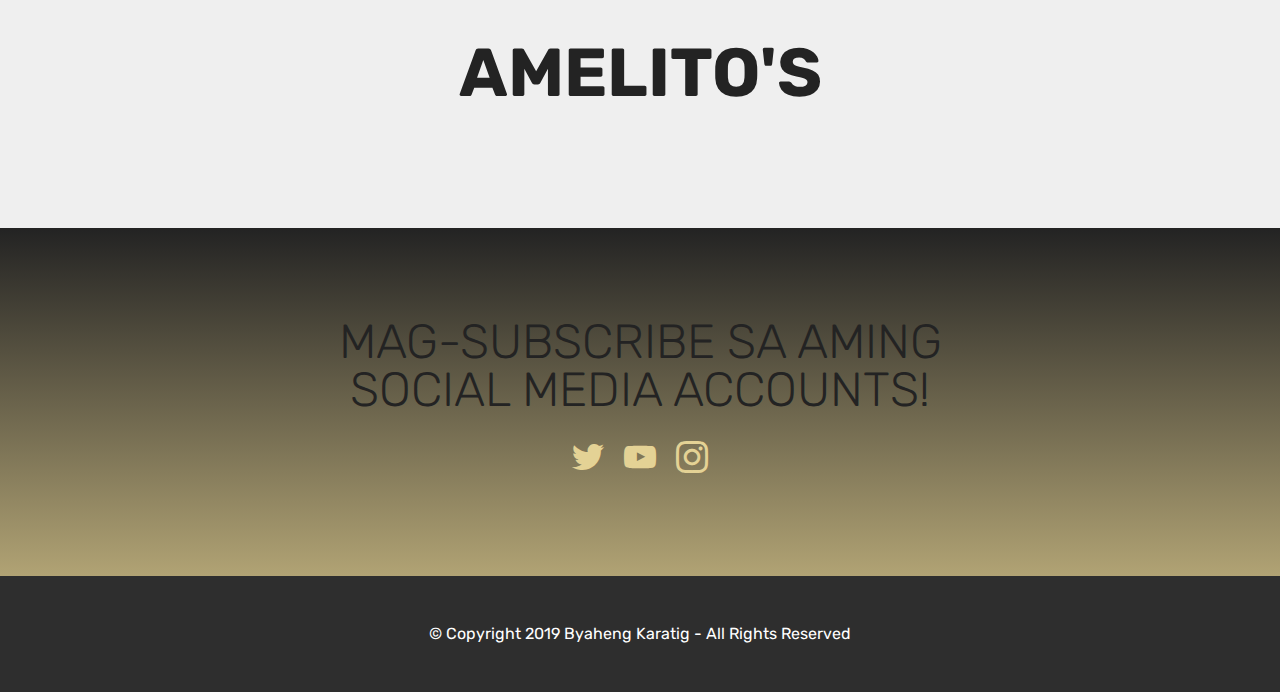
<file: page3.html>
<!DOCTYPE html>
<html  >
<head>
  <!-- Site made with Mobirise Website Builder v4.11.6, https://mobirise.com -->
  <meta charset="UTF-8">
  <meta http-equiv="X-UA-Compatible" content="IE=edge">
  <meta name="generator" content="Mobirise v4.11.6, mobirise.com">
  <meta name="viewport" content="width=device-width, initial-scale=1, minimum-scale=1">
  <link rel="shortcut icon" href="assets/images/picture1-350x170.png" type="image/x-icon">
  <meta name="description" content="Website Maker Description">
  
  <title>VLOGS</title>
  <link rel="stylesheet" href="assets/web/assets/mobirise-icons2/mobirise2.css">
  <link rel="stylesheet" href="assets/bootstrap/css/bootstrap.min.css">
  <link rel="stylesheet" href="assets/bootstrap/css/bootstrap-grid.min.css">
  <link rel="stylesheet" href="assets/bootstrap/css/bootstrap-reboot.min.css">
  <link rel="stylesheet" href="assets/socicon/css/styles.css">
  <link rel="stylesheet" href="assets/tether/tether.min.css">
  <link rel="stylesheet" href="assets/dropdown/css/style.css">
  <link rel="stylesheet" href="assets/theme/css/style.css">
  <link rel="preload" as="style" href="assets/mobirise/css/mbr-additional.css"><link rel="stylesheet" href="assets/mobirise/css/mbr-additional.css" type="text/css">
  
  
  
</head>
<body>
  <section class="menu cid-qTkzRZLJNu" once="menu" id="menu1-r">

    

    <nav class="navbar navbar-expand beta-menu navbar-dropdown align-items-center navbar-fixed-top navbar-toggleable-sm">
        <button class="navbar-toggler navbar-toggler-right" type="button" data-toggle="collapse" data-target="#navbarSupportedContent" aria-controls="navbarSupportedContent" aria-expanded="false" aria-label="Toggle navigation">
            <div class="hamburger">
                <span></span>
                <span></span>
                <span></span>
                <span></span>
            </div>
        </button>
        <div class="menu-logo">
            <div class="navbar-brand">
                <span class="navbar-logo">
                    <a href="index.html">
                         <img src="assets/images/picture1-350x170.png" alt="Mobirise" title="" style="height: 5.3rem;">
                    </a>
                </span>
                <span class="navbar-caption-wrap"><a class="navbar-caption text-success display-5" href="index.html">BYAHENG|<span style="font-weight: normal;">KARATIG</span></a></span>
            </div>
        </div>
        <div class="collapse navbar-collapse" id="navbarSupportedContent">
            <ul class="navbar-nav nav-dropdown" data-app-modern-menu="true"><li class="nav-item">
                    <a class="nav-link link text-white display-5" href="index.html" aria-expanded="false"><span class="mobi-mbri mobi-mbri-home mbr-iconfont mbr-iconfont-btn"></span></a>
                </li><li class="nav-item"><a class="nav-link link text-white display-5" href="page3.html" aria-expanded="false"><span class="mobi-mbri mobi-mbri-play mbr-iconfont mbr-iconfont-btn"></span></a></li><li class="nav-item"><a class="nav-link link text-white display-5" href="page4.html" aria-expanded="false"><span class="mobi-mbri mobi-mbri-italic mbr-iconfont mbr-iconfont-btn"></span></a></li>
                <li class="nav-item">
                    <a class="nav-link link text-white display-5" href="https://mobirise.com">
                        </a>
                </li></ul>
            <div class="navbar-buttons mbr-section-btn"><a class="btn btn-sm btn-success display-4" href="page2.html">MAG SIGN-UP</a></div>
        </div>
    </nav>
</section>

<section class="engine"><a href="https://mobirise.info/z">best html templates</a></section><section class="cid-rK8SFOvp1e" id="video2-t">

    
    
    <figure class="mbr-figure align-center">
        <div class="video-block" style="width: 100%;">
            <div><iframe class="mbr-embedded-video" src="https://www.youtube.com/embed/T8Wpsp7CrQQ?rel=0&amp;amp;showinfo=0&amp;autoplay=1&amp;loop=0" width="1280" height="720" frameborder="0" allowfullscreen></iframe></div>
        </div>
    </figure>
</section>

<section class="header1 cid-rK9WAn8oP0" id="header16-20">

    

    

    <div class="container">
        <div class="row justify-content-md-center">
            <div class="col-md-10 align-center">
                <h1 class="mbr-section-title mbr-bold pb-3 mbr-fonts-style display-1">
                    DORY'S SNACK CENTER</h1>
                
                
                
            </div>
        </div>
    </div>

</section>

<section class="cid-rK8SGf2GYM" id="video2-u">

    
    
    <figure class="mbr-figure align-center">
        <div class="video-block" style="width: 100%;">
            <div><iframe class="mbr-embedded-video" src="https://www.youtube.com/embed/SNxln6VeTuY?rel=0&amp;amp;showinfo=0&amp;autoplay=0&amp;loop=0" width="1280" height="720" frameborder="0" allowfullscreen></iframe></div>
        </div>
    </figure>
</section>

<section class="header1 cid-rK9WAQy3EF" id="header16-21">

    

    

    <div class="container">
        <div class="row justify-content-md-center">
            <div class="col-md-10 align-center">
                <h1 class="mbr-section-title mbr-bold pb-3 mbr-fonts-style display-1">
                    LIOMING'S</h1>
                
                
                
            </div>
        </div>
    </div>

</section>

<section class="cid-rK8SHL8d80" id="video2-v">

    
    
    <figure class="mbr-figure align-center">
        <div class="video-block" style="width: 100%;">
            <div><iframe class="mbr-embedded-video" src="https://www.youtube.com/embed/bJeB5wOYE8o?rel=0&amp;amp;showinfo=0&amp;autoplay=0&amp;loop=0" width="1280" height="720" frameborder="0" allowfullscreen></iframe></div>
        </div>
    </figure>
</section>

<section class="header1 cid-rK9WBivpr1" id="header16-22">

    

    

    <div class="container">
        <div class="row justify-content-md-center">
            <div class="col-md-10 align-center">
                <h1 class="mbr-section-title mbr-bold pb-3 mbr-fonts-style display-1">MALOLOS CAPITOL</h1>
                
                
                
            </div>
        </div>
    </div>

</section>

<section class="cid-rK8SHYwWp6" id="video2-w">

    
    
    <figure class="mbr-figure align-center">
        <div class="video-block" style="width: 100%;">
            <div><iframe class="mbr-embedded-video" src="https://www.youtube.com/embed/KJezjGFk-AY?rel=0&amp;amp;showinfo=0&amp;autoplay=0&amp;loop=0" width="1280" height="720" frameborder="0" allowfullscreen></iframe></div>
        </div>
    </figure>
</section>

<section class="header1 cid-rK9WBIp5yb" id="header16-23">

    

    

    <div class="container">
        <div class="row justify-content-md-center">
            <div class="col-md-10 align-center">
                <h1 class="mbr-section-title mbr-bold pb-3 mbr-fonts-style display-1">
                    IHAWAN SA SAN PABLO</h1>
                
                
                
            </div>
        </div>
    </div>

</section>

<section class="cid-rK8SIlMGkK" id="video2-x">

    
    
    <figure class="mbr-figure align-center">
        <div class="video-block" style="width: 100%;">
            <div><iframe class="mbr-embedded-video" src="https://www.youtube.com/embed/SgF1y3xr1TU?rel=0&amp;amp;showinfo=0&amp;autoplay=0&amp;loop=0" width="1280" height="720" frameborder="0" allowfullscreen></iframe></div>
        </div>
    </figure>
</section>

<section class="header1 cid-rK9WC7SobL" id="header16-24">

    

    

    <div class="container">
        <div class="row justify-content-md-center">
            <div class="col-md-10 align-center">
                <h1 class="mbr-section-title mbr-bold pb-3 mbr-fonts-style display-1">
                    AMELITO'S</h1>
                
                
                
            </div>
        </div>
    </div>

</section>

<section class="cid-rK9v2iVgBG" id="social-buttons2-1i">

    

    

    <div class="container">
        <div class="media-container-row">
            <div class="col-md-8 align-center">
                <h2 class="pb-3 mbr-fonts-style display-2">
                    MAG-SUBSCRIBE SA AMING SOCIAL MEDIA ACCOUNTS!</h2>
                <div class="social-list pl-0 mb-0">
                    <a href="https://twitter.com/ByahengKaratig" target="_blank">
                        <span class="px-2 mbr-iconfont mbr-iconfont-social socicon-twitter socicon"></span>
                    </a>
                    <a href="https://www.youtube.com/channel/UCAFSd-3AuyX4spEJKxEt9kA" target="_blank">
                        <span class="px-2 mbr-iconfont mbr-iconfont-social socicon-youtube socicon"></span>
                    </a>
                    <a href="https://instagram.com/mobirise" target="_blank">
                        <span class="px-2 socicon-instagram socicon mbr-iconfont mbr-iconfont-social"></span>
                    </a>
                    <a href="https://www.youtube.com/c/mobirise" target="_blank">
                        
                    </a>
                    <a href="https://www.behance.net/Mobirise" target="_blank">
                        
                    </a>
                </div>
            </div>
        </div>
    </div>
</section>

<section once="footers" class="cid-rK9p8iCViv" id="footer6-16">

    

    

    <div class="container">
        <div class="media-container-row align-center mbr-white">
            <div class="col-12">
                <p class="mbr-text mb-0 mbr-fonts-style display-7">
                    © Copyright 2019 Byaheng Karatig - All Rights Reserved
                </p>
            </div>
        </div>
    </div>
</section>


  <script src="assets/web/assets/jquery/jquery.min.js"></script>
  <script src="assets/popper/popper.min.js"></script>
  <script src="assets/bootstrap/js/bootstrap.min.js"></script>
  <script src="assets/tether/tether.min.js"></script>
  <script src="assets/dropdown/js/nav-dropdown.js"></script>
  <script src="assets/dropdown/js/navbar-dropdown.js"></script>
  <script src="assets/touchswipe/jquery.touch-swipe.min.js"></script>
  <script src="assets/sociallikes/social-likes.js"></script>
  <script src="assets/smoothscroll/smooth-scroll.js"></script>
  <script src="assets/theme/js/script.js"></script>
  
  
 <div id="scrollToTop" class="scrollToTop mbr-arrow-up"><a style="text-align: center;"><i class="mbr-arrow-up-icon mbr-arrow-up-icon-cm cm-icon cm-icon-smallarrow-up"></i></a></div>
  </body>
</html>
</file>
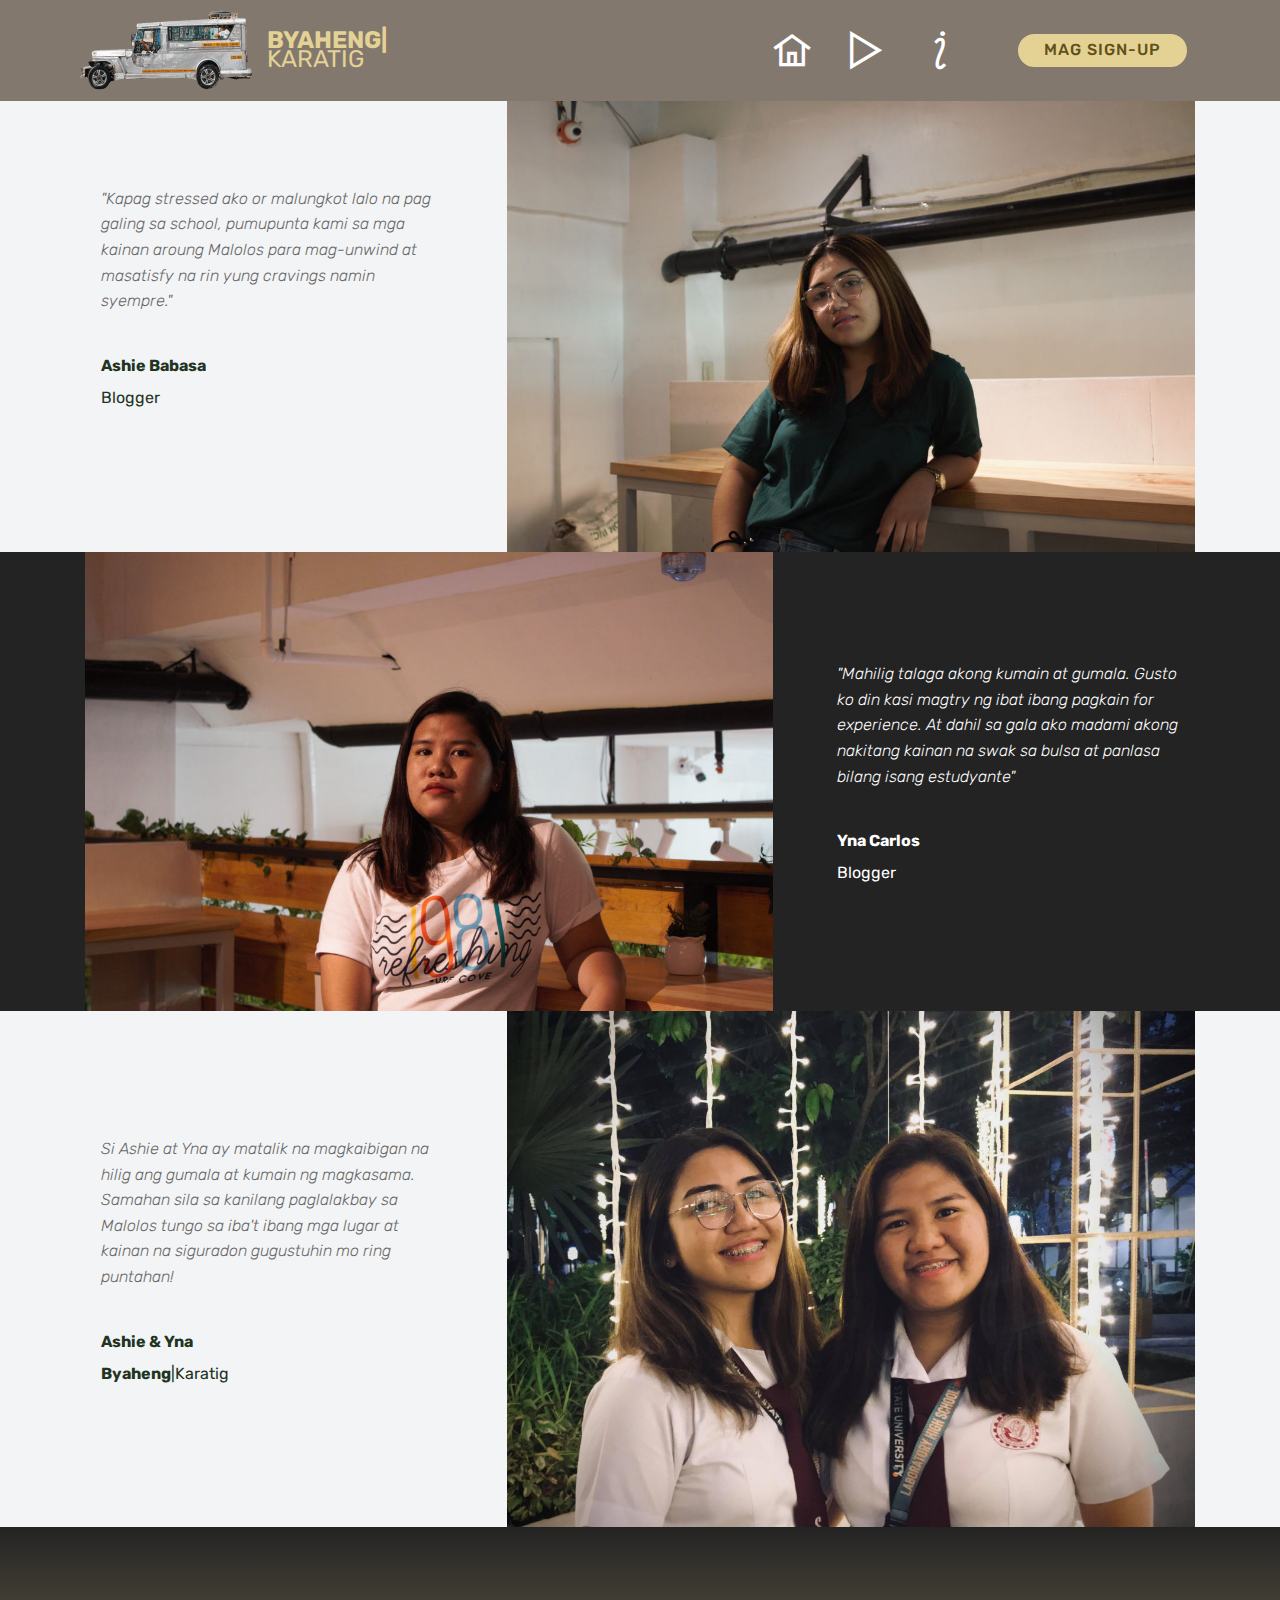
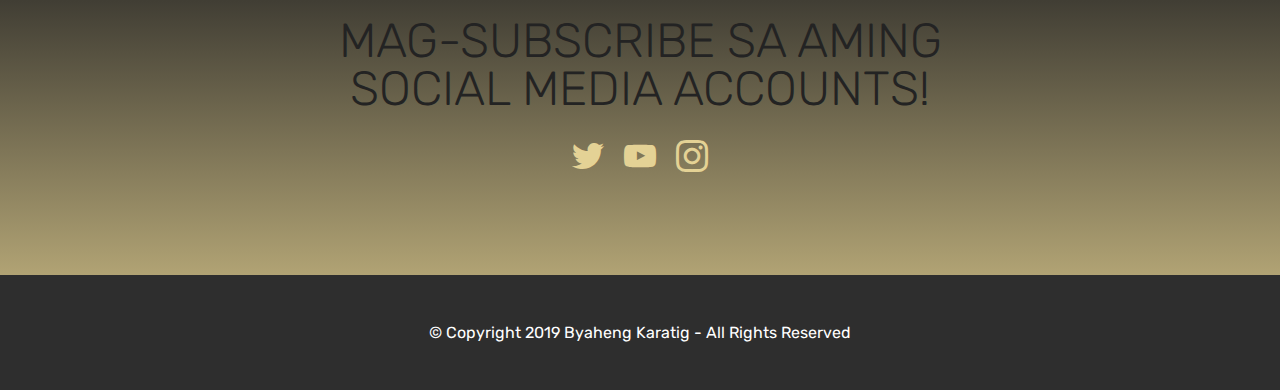
<file: page4.html>
<!DOCTYPE html>
<html  >
<head>
  <!-- Site made with Mobirise Website Builder v4.11.6, https://mobirise.com -->
  <meta charset="UTF-8">
  <meta http-equiv="X-UA-Compatible" content="IE=edge">
  <meta name="generator" content="Mobirise v4.11.6, mobirise.com">
  <meta name="viewport" content="width=device-width, initial-scale=1, minimum-scale=1">
  <link rel="shortcut icon" href="assets/images/picture1-350x170.png" type="image/x-icon">
  <meta name="description" content="Web Builder Description">
  
  <title>INFO</title>
  <link rel="stylesheet" href="assets/web/assets/mobirise-icons2/mobirise2.css">
  <link rel="stylesheet" href="assets/bootstrap/css/bootstrap.min.css">
  <link rel="stylesheet" href="assets/bootstrap/css/bootstrap-grid.min.css">
  <link rel="stylesheet" href="assets/bootstrap/css/bootstrap-reboot.min.css">
  <link rel="stylesheet" href="assets/socicon/css/styles.css">
  <link rel="stylesheet" href="assets/tether/tether.min.css">
  <link rel="stylesheet" href="assets/dropdown/css/style.css">
  <link rel="stylesheet" href="assets/theme/css/style.css">
  <link rel="preload" as="style" href="assets/mobirise/css/mbr-additional.css"><link rel="stylesheet" href="assets/mobirise/css/mbr-additional.css" type="text/css">
  
  
  
</head>
<body>
  <section class="menu cid-qTkzRZLJNu" once="menu" id="menu1-y">

    

    <nav class="navbar navbar-expand beta-menu navbar-dropdown align-items-center navbar-fixed-top navbar-toggleable-sm">
        <button class="navbar-toggler navbar-toggler-right" type="button" data-toggle="collapse" data-target="#navbarSupportedContent" aria-controls="navbarSupportedContent" aria-expanded="false" aria-label="Toggle navigation">
            <div class="hamburger">
                <span></span>
                <span></span>
                <span></span>
                <span></span>
            </div>
        </button>
        <div class="menu-logo">
            <div class="navbar-brand">
                <span class="navbar-logo">
                    <a href="index.html">
                         <img src="assets/images/picture1-350x170.png" alt="Mobirise" title="" style="height: 5.3rem;">
                    </a>
                </span>
                <span class="navbar-caption-wrap"><a class="navbar-caption text-success display-5" href="index.html">BYAHENG|<span style="font-weight: normal;">KARATIG</span></a></span>
            </div>
        </div>
        <div class="collapse navbar-collapse" id="navbarSupportedContent">
            <ul class="navbar-nav nav-dropdown" data-app-modern-menu="true"><li class="nav-item">
                    <a class="nav-link link text-white display-5" href="index.html" aria-expanded="false"><span class="mobi-mbri mobi-mbri-home mbr-iconfont mbr-iconfont-btn"></span></a>
                </li><li class="nav-item"><a class="nav-link link text-white display-5" href="page3.html" aria-expanded="false"><span class="mobi-mbri mobi-mbri-play mbr-iconfont mbr-iconfont-btn"></span></a></li><li class="nav-item"><a class="nav-link link text-white display-5" href="page4.html" aria-expanded="false"><span class="mobi-mbri mobi-mbri-italic mbr-iconfont mbr-iconfont-btn"></span></a></li>
                <li class="nav-item">
                    <a class="nav-link link text-white display-5" href="https://mobirise.com">
                        </a>
                </li></ul>
            <div class="navbar-buttons mbr-section-btn"><a class="btn btn-sm btn-success display-4" href="page2.html">MAG SIGN-UP</a></div>
        </div>
    </nav>
</section>

<section class="engine"><a href="https://mobirise.info/r">free bootstrap template</a></section><section class="testimonials3 cid-rK9n7PuMNB" id="testimonials3-13">

    

    

    <div class="container">
        <div class="media-container-row">
            <div class="media-content px-3 align-self-center mbr-white py-2">
                <p class="mbr-text testimonial-text mbr-fonts-style display-7">
                   "Kapag stressed ako or malungkot lalo na pag galing sa school, pumupunta kami sa mga kainan aroung Malolos para mag-unwind at masatisfy na rin yung cravings namin syempre."</p>
                <p class="mbr-author-name pt-4 mb-2 mbr-fonts-style display-7">Ashie Babasa</p>
                <p class="mbr-author-desc mbr-fonts-style display-7">
                   Blogger</p>
            </div>

            <div class="mbr-figure pl-lg-5" style="width: 200%;">
              <img src="assets/images/img-5059-1162x830.jpg" alt="" title="">
            </div>
        </div>
    </div>
</section>

<section class="testimonials2 cid-rK9n8jZz2Y" id="testimonials2-14">

    

    

    <div class="container">
        <div class="media-container-row">
            <div class="mbr-figure pr-lg-5" style="width: 200%;">
              <img src="assets/images/img-5072-2-1162x775.jpg" alt="" title="">
            </div>
            <div class="media-content px-3 align-self-center mbr-white py-2">
                    <p class="mbr-text testimonial-text mbr-fonts-style display-7">"Mahilig talaga akong kumain at gumala.  Gusto ko din kasi magtry ng ibat ibang pagkain for experience. At dahil sa gala ako madami akong nakitang kainan na swak sa bulsa at panlasa bilang isang estudyante"</p>
                    <p class="mbr-author-name pt-4 mb-2 mbr-fonts-style display-7">
                       Yna Carlos</p>
                    <p class="mbr-author-desc mbr-fonts-style display-7">
                       Blogger</p>
            </div>
        </div>
    </div>
</section>

<section class="testimonials3 cid-rK9s7IPRvG" id="testimonials3-18">

    

    

    <div class="container">
        <div class="media-container-row">
            <div class="media-content px-3 align-self-center mbr-white py-2">
                <p class="mbr-text testimonial-text mbr-fonts-style display-7">Si Ashie at Yna ay matalik na magkaibigan na hilig ang gumala at kumain ng magkasama. Samahan sila sa kanilang paglalakbay sa Malolos tungo sa iba't ibang mga lugar at kainan na siguradon gugustuhin mo ring puntahan!</p>
                <p class="mbr-author-name pt-4 mb-2 mbr-fonts-style display-7">Ashie &amp; Yna</p>
                <p class="mbr-author-desc mbr-fonts-style display-7"><strong>Byaheng</strong>|Karatig</p>
            </div>

            <div class="mbr-figure pl-lg-5" style="width: 200%;">
              <img src="assets/images/78698428-446300546085102-7992433967439544320-n-1162x871.jpg" alt="" title="">
            </div>
        </div>
    </div>
</section>

<section class="cid-rK9v6LNt8L" id="social-buttons2-1j">

    

    

    <div class="container">
        <div class="media-container-row">
            <div class="col-md-8 align-center">
                <h2 class="pb-3 mbr-fonts-style display-2">
                    MAG-SUBSCRIBE SA AMING SOCIAL MEDIA ACCOUNTS!</h2>
                <div class="social-list pl-0 mb-0">
                    <a href="https://twitter.com/ByahengKaratig" target="_blank">
                        <span class="px-2 mbr-iconfont mbr-iconfont-social socicon-twitter socicon"></span>
                    </a>
                    <a href="https://www.youtube.com/channel/UCAFSd-3AuyX4spEJKxEt9kA" target="_blank">
                        <span class="px-2 mbr-iconfont mbr-iconfont-social socicon-youtube socicon"></span>
                    </a>
                    <a href="https://www.instagram.com/byahengkaratig/" target="_blank">
                        <span class="px-2 mbr-iconfont mbr-iconfont-social socicon-instagram socicon"></span>
                    </a>
                    <a href="https://www.youtube.com/c/mobirise" target="_blank">
                        
                    </a>
                    <a href="https://www.behance.net/Mobirise" target="_blank">
                        
                    </a>
                </div>
            </div>
        </div>
    </div>
</section>

<section once="footers" class="cid-rK9p8iCViv" id="footer6-16">

    

    

    <div class="container">
        <div class="media-container-row align-center mbr-white">
            <div class="col-12">
                <p class="mbr-text mb-0 mbr-fonts-style display-7">
                    © Copyright 2019 Byaheng Karatig - All Rights Reserved
                </p>
            </div>
        </div>
    </div>
</section>


  <script src="assets/web/assets/jquery/jquery.min.js"></script>
  <script src="assets/popper/popper.min.js"></script>
  <script src="assets/bootstrap/js/bootstrap.min.js"></script>
  <script src="assets/tether/tether.min.js"></script>
  <script src="assets/dropdown/js/nav-dropdown.js"></script>
  <script src="assets/dropdown/js/navbar-dropdown.js"></script>
  <script src="assets/touchswipe/jquery.touch-swipe.min.js"></script>
  <script src="assets/sociallikes/social-likes.js"></script>
  <script src="assets/smoothscroll/smooth-scroll.js"></script>
  <script src="assets/theme/js/script.js"></script>
  
  
 <div id="scrollToTop" class="scrollToTop mbr-arrow-up"><a style="text-align: center;"><i class="mbr-arrow-up-icon mbr-arrow-up-icon-cm cm-icon cm-icon-smallarrow-up"></i></a></div>
  </body>
</html>
</file>
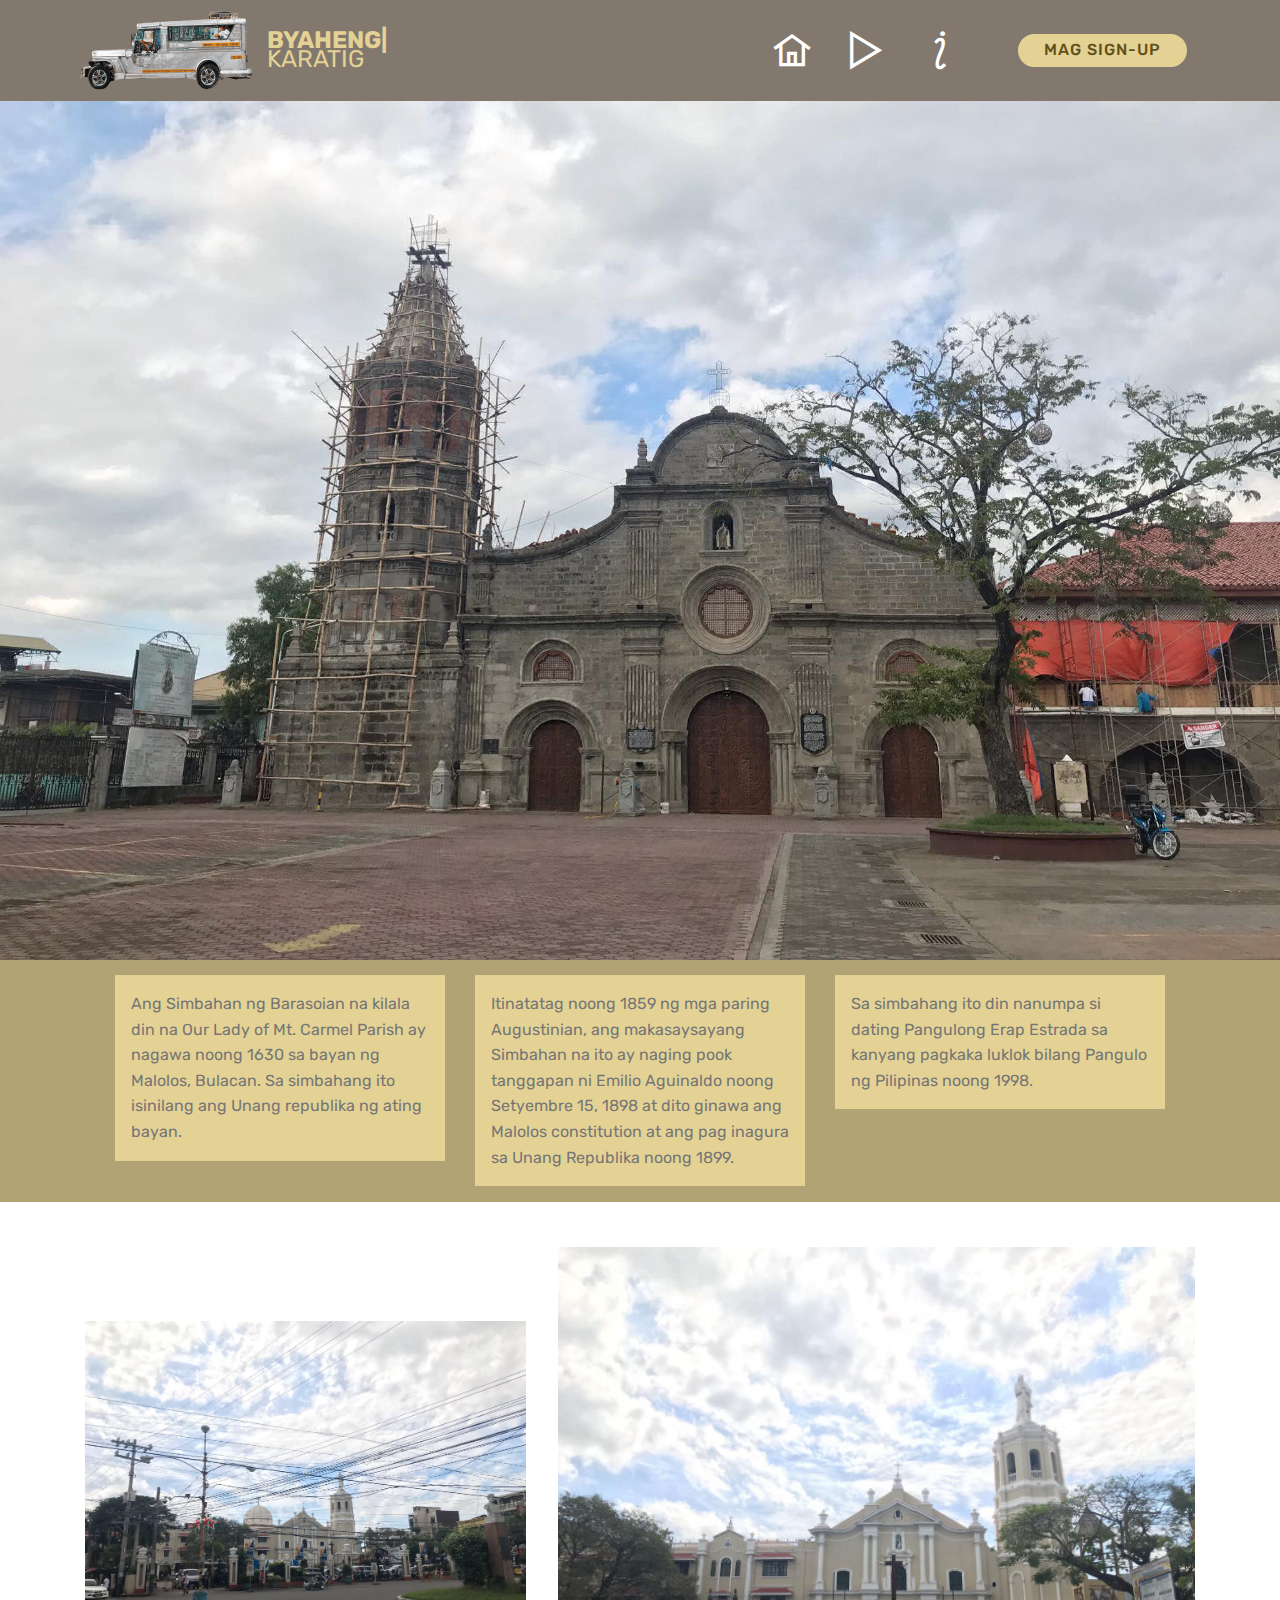
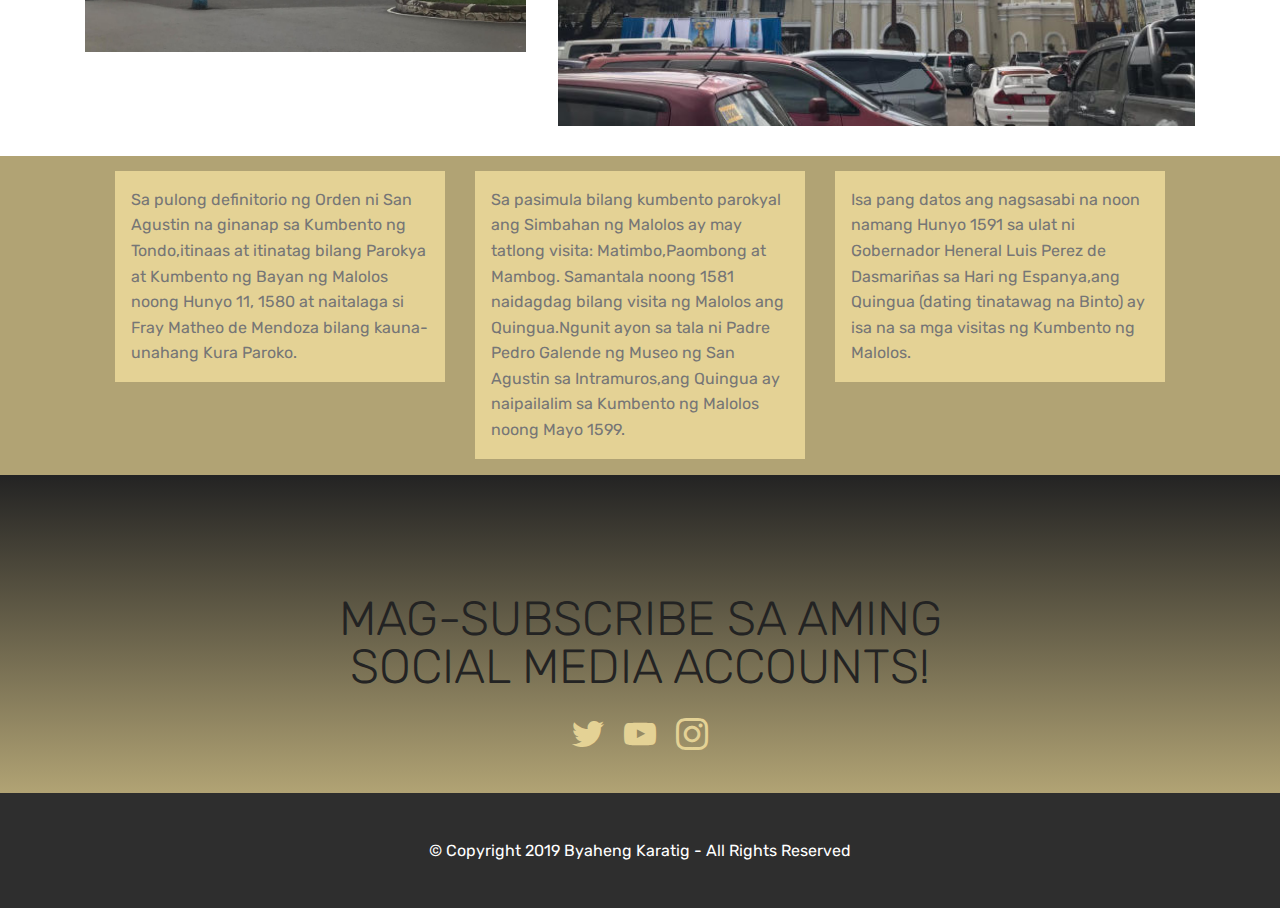
<file: page5.html>
<!DOCTYPE html>
<html  >
<head>
  <!-- Site made with Mobirise Website Builder v4.11.6, https://mobirise.com -->
  <meta charset="UTF-8">
  <meta http-equiv="X-UA-Compatible" content="IE=edge">
  <meta name="generator" content="Mobirise v4.11.6, mobirise.com">
  <meta name="viewport" content="width=device-width, initial-scale=1, minimum-scale=1">
  <link rel="shortcut icon" href="assets/images/picture1-350x170.png" type="image/x-icon">
  <meta name="description" content="Web Maker Description">
  
  <title>LAKBAY-MALOLOS</title>
  <link rel="stylesheet" href="assets/web/assets/mobirise-icons2/mobirise2.css">
  <link rel="stylesheet" href="assets/bootstrap/css/bootstrap.min.css">
  <link rel="stylesheet" href="assets/bootstrap/css/bootstrap-grid.min.css">
  <link rel="stylesheet" href="assets/bootstrap/css/bootstrap-reboot.min.css">
  <link rel="stylesheet" href="assets/socicon/css/styles.css">
  <link rel="stylesheet" href="assets/tether/tether.min.css">
  <link rel="stylesheet" href="assets/dropdown/css/style.css">
  <link rel="stylesheet" href="assets/theme/css/style.css">
  <link rel="preload" as="style" href="assets/mobirise/css/mbr-additional.css"><link rel="stylesheet" href="assets/mobirise/css/mbr-additional.css" type="text/css">
  
  
  
</head>
<body>
  <section class="menu cid-qTkzRZLJNu" once="menu" id="menu1-10">

    

    <nav class="navbar navbar-expand beta-menu navbar-dropdown align-items-center navbar-fixed-top navbar-toggleable-sm">
        <button class="navbar-toggler navbar-toggler-right" type="button" data-toggle="collapse" data-target="#navbarSupportedContent" aria-controls="navbarSupportedContent" aria-expanded="false" aria-label="Toggle navigation">
            <div class="hamburger">
                <span></span>
                <span></span>
                <span></span>
                <span></span>
            </div>
        </button>
        <div class="menu-logo">
            <div class="navbar-brand">
                <span class="navbar-logo">
                    <a href="index.html">
                         <img src="assets/images/picture1-350x170.png" alt="Mobirise" title="" style="height: 5.3rem;">
                    </a>
                </span>
                <span class="navbar-caption-wrap"><a class="navbar-caption text-success display-5" href="index.html">BYAHENG|<span style="font-weight: normal;">KARATIG</span></a></span>
            </div>
        </div>
        <div class="collapse navbar-collapse" id="navbarSupportedContent">
            <ul class="navbar-nav nav-dropdown" data-app-modern-menu="true"><li class="nav-item">
                    <a class="nav-link link text-white display-5" href="index.html" aria-expanded="false"><span class="mobi-mbri mobi-mbri-home mbr-iconfont mbr-iconfont-btn"></span></a>
                </li><li class="nav-item"><a class="nav-link link text-white display-5" href="page3.html" aria-expanded="false"><span class="mobi-mbri mobi-mbri-play mbr-iconfont mbr-iconfont-btn"></span></a></li><li class="nav-item"><a class="nav-link link text-white display-5" href="page4.html" aria-expanded="false"><span class="mobi-mbri mobi-mbri-italic mbr-iconfont mbr-iconfont-btn"></span></a></li>
                <li class="nav-item">
                    <a class="nav-link link text-white display-5" href="https://mobirise.com">
                        </a>
                </li></ul>
            <div class="navbar-buttons mbr-section-btn"><a class="btn btn-sm btn-success display-4" href="page2.html">MAG SIGN-UP</a></div>
        </div>
    </nav>
</section>

<section class="engine"><a href="https://mobirise.info/j">website templates</a></section><section class="cid-rKba2vUMTa" id="image2-2k">

    

    <figure class="mbr-figure">
        <div class="image-block" style="width: 100%;">
            <img src="assets/images/78593934-3202717236438845-1832908767088345088-n-2048x1536.jpg" alt="Mobirise" title="">
            
        </div>
    </figure>
</section>

<section class="mbr-section article content14 cid-rK9uB32miz" id="content14-1d">
      
     

    <div class="container">
        <div class="media-container-row">
            <div class="row col-12 col-md-12">
                <div class="col-12 mbr-text mbr-fonts-style col-md-4 display-7">
                     <p class="p-3">Ang Simbahan ng Barasoian na kilala din na Our Lady of Mt. Carmel Parish ay nagawa noong 1630 sa bayan ng Malolos, Bulacan. Sa simbahang ito isinilang ang Unang republika ng ating bayan.</p>
                </div>
                <div class="col-12 mbr-text mbr-fonts-style display-7 col-md-4">
                     <p class="p-3">Itinatatag noong 1859 ng mga paring Augustinian, ang makasaysayang Simbahan na ito ay naging pook tanggapan ni Emilio Aguinaldo noong Setyembre 15, 1898 at dito ginawa ang Malolos constitution at ang pag inagura sa Unang Republika noong 1899.
</p>
                </div>
                <div class="col-12 col-md-4 mbr-text mbr-fonts-style display-7">
                     <p class="p-3"><span style="font-size: 1rem;">Sa simbahang ito din nanumpa si dating Pangulong Erap Estrada sa kanyang pagkaka luklok bilang Pangulo ng Pilipinas noong 1998.</span><br></p>
                </div>
            </div>
        </div>
    </div>
</section>

<section class="cid-rKbaolttM6" id="image4-2l">
    <!-- Block parameters controls (Blue "Gear" panel) -->
    
    <!-- End block parameters -->
    <div class="container images-container">
            <div class="media-container-row" style="width: 100%;">
                <div class="img-item item1" style="width: 72%;">
                    <img src="assets/images/78616177-2736859169705901-4985636099196977152-n-1086x815.jpg" alt="" title="">
                    
                </div>
                <div class="img-item">
                    <img src="assets/images/78982296-561567931289650-8623316868825874432-n-626x470.jpg" alt="" title="">
                    
                </div>
            </div>
    </div>
</section>

<section class="mbr-section article content14 cid-rKbaD5LK91" id="content14-2m">
      
     

    <div class="container">
        <div class="media-container-row">
            <div class="row col-12 col-md-12">
                <div class="col-12 mbr-text mbr-fonts-style col-md-4 display-7">
                     <p class="p-3">Sa pulong definitorio ng Orden ni San Agustin na ginanap sa Kumbento ng Tondo,itinaas at itinatag bilang Parokya at Kumbento ng Bayan ng Malolos noong Hunyo 11, 1580 at naitalaga si Fray Matheo de Mendoza bilang kauna-unahang Kura Paroko.&nbsp;</p>
                </div>
                <div class="col-12 mbr-text mbr-fonts-style display-7 col-md-4">
                     <p class="p-3">Sa pasimula bilang kumbento parokyal ang Simbahan ng Malolos ay may tatlong visita: Matimbo,Paombong at Mambog.  Samantala noong 1581 naidagdag bilang visita ng Malolos ang Quingua.Ngunit ayon sa tala ni Padre Pedro Galende ng Museo ng San Agustin sa Intramuros,ang Quingua ay naipailalim sa Kumbento ng Malolos noong Mayo 1599.</p>
                </div>
                <div class="col-12 col-md-4 mbr-text mbr-fonts-style display-7">
                     <p class="p-3">Isa pang datos ang nagsasabi na noon namang Hunyo 1591 sa ulat ni Gobernador Heneral Luis Perez de Dasmariñas sa Hari ng Espanya,ang Quingua (dating tinatawag na Binto) ay isa na sa mga visitas ng Kumbento ng Malolos.</p>
                </div>
            </div>
        </div>
    </div>
</section>

<section class="cid-rK9unB9BoZ" id="social-buttons2-1b">

    

    

    <div class="container">
        <div class="media-container-row">
            <div class="col-md-8 align-center">
                <h2 class="pb-3 mbr-fonts-style display-2">
                    MAG-SUBSCRIBE SA AMING SOCIAL MEDIA ACCOUNTS!</h2>
                <div class="social-list pl-0 mb-0">
                    <a href="https://twitter.com/ByahengKaratig" target="_blank">
                        <span class="px-2 mbr-iconfont mbr-iconfont-social socicon-twitter socicon"></span>
                    </a>
                    <a href="https://www.youtube.com/channel/UCAFSd-3AuyX4spEJKxEt9kA" target="_blank">
                        <span class="px-2 mbr-iconfont mbr-iconfont-social socicon-youtube socicon"></span>
                    </a>
                    <a href="https://instagram.com/mobirise" target="_blank">
                        <span class="px-2 socicon-instagram socicon mbr-iconfont mbr-iconfont-social"></span>
                    </a>
                    <a href="https://www.youtube.com/c/mobirise" target="_blank">
                        
                    </a>
                    <a href="https://www.behance.net/Mobirise" target="_blank">
                        
                    </a>
                </div>
            </div>
        </div>
    </div>
</section>

<section once="footers" class="cid-rK9p8iCViv" id="footer6-16">

    

    

    <div class="container">
        <div class="media-container-row align-center mbr-white">
            <div class="col-12">
                <p class="mbr-text mb-0 mbr-fonts-style display-7">
                    © Copyright 2019 Byaheng Karatig - All Rights Reserved
                </p>
            </div>
        </div>
    </div>
</section>


  <script src="assets/web/assets/jquery/jquery.min.js"></script>
  <script src="assets/popper/popper.min.js"></script>
  <script src="assets/bootstrap/js/bootstrap.min.js"></script>
  <script src="assets/tether/tether.min.js"></script>
  <script src="assets/dropdown/js/nav-dropdown.js"></script>
  <script src="assets/dropdown/js/navbar-dropdown.js"></script>
  <script src="assets/touchswipe/jquery.touch-swipe.min.js"></script>
  <script src="assets/sociallikes/social-likes.js"></script>
  <script src="assets/smoothscroll/smooth-scroll.js"></script>
  <script src="assets/theme/js/script.js"></script>
  
  
 <div id="scrollToTop" class="scrollToTop mbr-arrow-up"><a style="text-align: center;"><i class="mbr-arrow-up-icon mbr-arrow-up-icon-cm cm-icon cm-icon-smallarrow-up"></i></a></div>
  </body>
</html>
</file>
<file: assets/web/assets/mobirise-icons-bold/mobirise-icons-bold.css>
@font-face {
  font-family: 'mobirise-icons-bold';
  font-display: swap;
  src:  url('mobirise-icons-bold.eot?m1l4yr');
  src:  url('mobirise-icons-bold.eot?m1l4yr#iefix') format('embedded-opentype'),
    url('mobirise-icons-bold.ttf?m1l4yr') format('truetype'),
    url('mobirise-icons-bold.woff?m1l4yr') format('woff'),
    url('mobirise-icons-bold.svg?m1l4yr#mobirise-icons-bold') format('svg');
  font-weight: normal;
  font-style: normal;
}

[class^="mbrib-"], [class*="mbrib-"] {
  /* use !important to prevent issues with browser extensions that change fonts */
  font-family: 'mobirise-icons-bold' !important;
  speak: none;
  font-style: normal;
  font-weight: normal;
  font-variant: normal;
  text-transform: none;
  line-height: 1;

  /* Better Font Rendering =========== */
  -webkit-font-smoothing: antialiased;
  -moz-osx-font-smoothing: grayscale;
}

.mbrib-add-submenu:before {
  content: "\e900";
}
.mbrib-alert:before {
  content: "\e901";
}
.mbrib-align-center:before {
  content: "\e902";
}
.mbrib-align-justify:before {
  content: "\e903";
}
.mbrib-align-left:before {
  content: "\e904";
}
.mbrib-align-right:before {
  content: "\e905";
}
.mbrib-android:before {
  content: "\e906";
}
.mbrib-apple:before {
  content: "\e907";
}
.mbrib-arrow-down:before {
  content: "\e908";
}
.mbrib-arrow-next:before {
  content: "\e909";
}
.mbrib-arrow-prev:before {
  content: "\e90a";
}
.mbrib-arrow-up:before {
  content: "\e90b";
}
.mbrib-bold:before {
  content: "\e90c";
}
.mbrib-bookmark:before {
  content: "\e90d";
}
.mbrib-bootstrap:before {
  content: "\e90e";
}
.mbrib-briefcase:before {
  content: "\e90f";
}
.mbrib-browse:before {
  content: "\e910";
}
.mbrib-bulleted-list:before {
  content: "\e911";
}
.mbrib-calendar:before {
  content: "\e912";
}
.mbrib-camera:before {
  content: "\e913";
}
.mbrib-cart-add:before {
  content: "\e914";
}
.mbrib-cart-full:before {
  content: "\e915";
}
.mbrib-cash:before {
  content: "\e916";
}
.mbrib-change-style:before {
  content: "\e917";
}
.mbrib-chat:before {
  content: "\e918";
}
.mbrib-clock:before {
  content: "\e919";
}
.mbrib-close:before {
  content: "\e91a";
}
.mbrib-cloud:before {
  content: "\e91b";
}
.mbrib-code:before {
  content: "\e91c";
}
.mbrib-contact-form:before {
  content: "\e91d";
}
.mbrib-credit-card:before {
  content: "\e91e";
}
.mbrib-cursor-click:before {
  content: "\e91f";
}
.mbrib-cust-feedback:before {
  content: "\e920";
}
.mbrib-database:before {
  content: "\e921";
}
.mbrib-delivery:before {
  content: "\e922";
}
.mbrib-desktop:before {
  content: "\e923";
}
.mbrib-devices:before {
  content: "\e924";
}
.mbrib-down:before {
  content: "\e925";
}
.mbrib-download:before {
  content: "\e926";
}
.mbrib-drag-n-drop:before {
  content: "\e927";
}
.mbrib-drag-n-drop2:before {
  content: "\e928";
}
.mbrib-edit:before {
  content: "\e929";
}
.mbrib-edit2:before {
  content: "\e92a";
}
.mbrib-error:before {
  content: "\e92b";
}
.mbrib-extension:before {
  content: "\e92c";
}
.mbrib-features:before {
  content: "\e92d";
}
.mbrib-file:before {
  content: "\e92e";
}
.mbrib-flag:before {
  content: "\e92f";
}
.mbrib-folder:before {
  content: "\e930";
}
.mbrib-gift:before {
  content: "\e931";
}
.mbrib-github:before {
  content: "\e932";
}
.mbrib-globe-2:before {
  content: "\e933";
}
.mbrib-globe:before {
  content: "\e934";
}
.mbrib-growing-chart:before {
  content: "\e935";
}
.mbrib-hearth:before {
  content: "\e936";
}
.mbrib-help:before {
  content: "\e937";
}
.mbrib-home:before {
  content: "\e938";
}
.mbrib-hot-cup:before {
  content: "\e939";
}
.mbrib-idea:before {
  content: "\e93a";
}
.mbrib-image-gallery:before {
  content: "\e93b";
}
.mbrib-image-slider:before {
  content: "\e93c";
}
.mbrib-info:before {
  content: "\e93d";
}
.mbrib-italic:before {
  content: "\e93e";
}
.mbrib-key:before {
  content: "\e93f";
}
.mbrib-laptop:before {
  content: "\e940";
}
.mbrib-layers:before {
  content: "\e941";
}
.mbrib-left-right:before {
  content: "\e942";
}
.mbrib-left:before {
  content: "\e943";
}
.mbrib-letter:before {
  content: "\e944";
}
.mbrib-like:before {
  content: "\e945";
}
.mbrib-link:before {
  content: "\e946";
}
.mbrib-lock:before {
  content: "\e947";
}
.mbrib-login:before {
  content: "\e948";
}
.mbrib-logout:before {
  content: "\e949";
}
.mbrib-magic-stick:before {
  content: "\e94a";
}
.mbrib-map-pin:before {
  content: "\e94b";
}
.mbrib-menu:before {
  content: "\e94c";
}
.mbrib-mobile:before {
  content: "\e94d";
}
.mbrib-mobile2:before {
  content: "\e94e";
}
.mbrib-mobirise:before {
  content: "\e94f";
}
.mbrib-more-horizontal:before {
  content: "\e950";
}
.mbrib-more-vertical:before {
  content: "\e951";
}
.mbrib-music:before {
  content: "\e952";
}
.mbrib-new-file:before {
  content: "\e953";
}
.mbrib-numbered-list:before {
  content: "\e954";
}
.mbrib-opened-folder:before {
  content: "\e955";
}
.mbrib-pages:before {
  content: "\e956";
}
.mbrib-paper-plane:before {
  content: "\e957";
}
.mbrib-paperclip:before {
  content: "\e958";
}
.mbrib-photo:before {
  content: "\e959";
}
.mbrib-photos:before {
  content: "\e95a";
}
.mbrib-pin:before {
  content: "\e95b";
}
.mbrib-play:before {
  content: "\e95c";
}
.mbrib-plus:before {
  content: "\e95d";
}
.mbrib-preview:before {
  content: "\e95e";
}
.mbrib-print:before {
  content: "\e95f";
}
.mbrib-protect:before {
  content: "\e960";
}
.mbrib-question:before {
  content: "\e961";
}
.mbrib-quote-left:before {
  content: "\e962";
}
.mbrib-quote-right:before {
  content: "\e963";
}
.mbrib-redo:before {
  content: "\e964";
}
.mbrib-refresh:before {
  content: "\e965";
}
.mbrib-responsive:before {
  content: "\e966";
}
.mbrib-right:before {
  content: "\e967";
}
.mbrib-rocket:before {
  content: "\e968";
}
.mbrib-sad-face:before {
  content: "\e969";
}
.mbrib-sale:before {
  content: "\e96a";
}
.mbrib-save:before {
  content: "\e96b";
}
.mbrib-search:before {
  content: "\e96c";
}
.mbrib-setting:before {
  content: "\e96d";
}
.mbrib-setting2:before {
  content: "\e96e";
}
.mbrib-setting3:before {
  content: "\e96f";
}
.mbrib-share:before {
  content: "\e970";
}
.mbrib-shopping-bag:before {
  content: "\e971";
}
.mbrib-shopping-basket:before {
  content: "\e972";
}
.mbrib-shopping-cart:before {
  content: "\e973";
}
.mbrib-sites:before {
  content: "\e974";
}
.mbrib-smile-face:before {
  content: "\e975";
}
.mbrib-speed:before {
  content: "\e976";
}
.mbrib-star:before {
  content: "\e977";
}
.mbrib-success:before {
  content: "\e978";
}
.mbrib-sun:before {
  content: "\e979";
}
.mbrib-sun2:before {
  content: "\e97a";
}
.mbrib-tablet-vertical:before {
  content: "\e97b";
}
.mbrib-tablet:before {
  content: "\e97c";
}
.mbrib-target:before {
  content: "\e97d";
}
.mbrib-timer:before {
  content: "\e97e";
}
.mbrib-to-ftp:before {
  content: "\e97f";
}
.mbrib-to-local-drive:before {
  content: "\e980";
}
.mbrib-touch-swipe:before {
  content: "\e981";
}
.mbrib-touch:before {
  content: "\e982";
}
.mbrib-trash:before {
  content: "\e983";
}
.mbrib-underline:before {
  content: "\e984";
}
.mbrib-undo:before {
  content: "\e985";
}
.mbrib-unlink:before {
  content: "\e986";
}
.mbrib-unlock:before {
  content: "\e987";
}
.mbrib-up-down:before {
  content: "\e988";
}
.mbrib-up:before {
  content: "\e989";
}
.mbrib-update:before {
  content: "\e98a";
}
.mbrib-upload:before {
  content: "\e98b";
}
.mbrib-user:before {
  content: "\e98c";
}
.mbrib-user2:before {
  content: "\e98d";
}
.mbrib-users:before {
  content: "\e98e";
}
.mbrib-video-play:before {
  content: "\e98f";
}
.mbrib-video:before {
  content: "\e990";
}
.mbrib-watch:before {
  content: "\e991";
}
.mbrib-website-theme:before {
  content: "\e992";
}
.mbrib-wifi:before {
  content: "\e993";
}
.mbrib-windows:before {
  content: "\e994";
}
.mbrib-zoom-out:before {
  content: "\e995";
}
</file>
<file: assets/web/assets/mobirise-icons2/mobirise2.css>
@font-face {
  font-family: 'Moririse2';
  font-display: swap;
  src:  url('mobirise2.eot?f2bix4');
  src:  url('mobirise2.eot?f2bix4#iefix') format('embedded-opentype'),
    url('mobirise2.ttf?f2bix4') format('truetype'),
    url('mobirise2.woff?f2bix4') format('woff'),
    url('mobirise2.svg?f2bix4#mobirise2') format('svg');
  font-weight: normal;
  font-style: normal;
}

[class^="mobi-"], [class*=" mobi-"] {
  /* use !important to prevent issues with browser extensions that change fonts */
  font-family: 'Moririse2' !important;
  speak: none;
  font-style: normal;
  font-weight: normal;
  font-variant: normal;
  text-transform: none;
  line-height: 1;

  /* Better Font Rendering =========== */
  -webkit-font-smoothing: antialiased;
  -moz-osx-font-smoothing: grayscale;
}

.mobi-mbri-add-submenu:before {
  content: "\e900";
}
.mobi-mbri-alert:before {
  content: "\e901";
}
.mobi-mbri-align-center:before {
  content: "\e902";
}
.mobi-mbri-align-justify:before {
  content: "\e903";
}
.mobi-mbri-align-left:before {
  content: "\e904";
}
.mobi-mbri-align-right:before {
  content: "\e905";
}
.mobi-mbri-android:before {
  content: "\e906";
}
.mobi-mbri-apple:before {
  content: "\e907";
}
.mobi-mbri-arrow-down:before {
  content: "\e908";
}
.mobi-mbri-arrow-next:before {
  content: "\e909";
}
.mobi-mbri-arrow-prev:before {
  content: "\e90a";
}
.mobi-mbri-arrow-up:before {
  content: "\e90b";
}
.mobi-mbri-bold:before {
  content: "\e90c";
}
.mobi-mbri-bookmark:before {
  content: "\e90d";
}
.mobi-mbri-bootstrap:before {
  content: "\e90e";
}
.mobi-mbri-briefcase:before {
  content: "\e90f";
}
.mobi-mbri-browse:before {
  content: "\e910";
}
.mobi-mbri-bulleted-list:before {
  content: "\e911";
}
.mobi-mbri-calendar:before {
  content: "\e912";
}
.mobi-mbri-camera:before {
  content: "\e913";
}
.mobi-mbri-cart-add:before {
  content: "\e914";
}
.mobi-mbri-cart-full:before {
  content: "\e915";
}
.mobi-mbri-cash:before {
  content: "\e916";
}
.mobi-mbri-change-style:before {
  content: "\e917";
}
.mobi-mbri-chat:before {
  content: "\e918";
}
.mobi-mbri-clock:before {
  content: "\e919";
}
.mobi-mbri-close:before {
  content: "\e91a";
}
.mobi-mbri-cloud:before {
  content: "\e91b";
}
.mobi-mbri-code:before {
  content: "\e91c";
}
.mobi-mbri-contact-form:before {
  content: "\e91d";
}
.mobi-mbri-credit-card:before {
  content: "\e91e";
}
.mobi-mbri-cursor-click:before {
  content: "\e91f";
}
.mobi-mbri-cust-feedback:before {
  content: "\e920";
}
.mobi-mbri-database:before {
  content: "\e921";
}
.mobi-mbri-delivery:before {
  content: "\e922";
}
.mobi-mbri-desktop:before {
  content: "\e923";
}
.mobi-mbri-devices:before {
  content: "\e924";
}
.mobi-mbri-down:before {
  content: "\e925";
}
.mobi-mbri-download-2:before {
  content: "\e926";
}
.mobi-mbri-download:before {
  content: "\e927";
}
.mobi-mbri-drag-n-drop-2:before {
  content: "\e928";
}
.mobi-mbri-drag-n-drop:before {
  content: "\e929";
}
.mobi-mbri-edit-2:before {
  content: "\e92a";
}
.mobi-mbri-edit:before {
  content: "\e92b";
}
.mobi-mbri-error:before {
  content: "\e92c";
}
.mobi-mbri-extension:before {
  content: "\e92d";
}
.mobi-mbri-features:before {
  content: "\e92e";
}
.mobi-mbri-file:before {
  content: "\e92f";
}
.mobi-mbri-flag:before {
  content: "\e930";
}
.mobi-mbri-folder:before {
  content: "\e931";
}
.mobi-mbri-gift:before {
  content: "\e932";
}
.mobi-mbri-github:before {
  content: "\e933";
}
.mobi-mbri-globe-2:before {
  content: "\e934";
}
.mobi-mbri-globe:before {
  content: "\e935";
}
.mobi-mbri-growing-chart:before {
  content: "\e936";
}
.mobi-mbri-hearth:before {
  content: "\e937";
}
.mobi-mbri-help:before {
  content: "\e938";
}
.mobi-mbri-home:before {
  content: "\e939";
}
.mobi-mbri-hot-cup:before {
  content: "\e93a";
}
.mobi-mbri-idea:before {
  content: "\e93b";
}
.mobi-mbri-image-gallery:before {
  content: "\e93c";
}
.mobi-mbri-image-slider:before {
  content: "\e93d";
}
.mobi-mbri-info:before {
  content: "\e93e";
}
.mobi-mbri-italic:before {
  content: "\e93f";
}
.mobi-mbri-key:before {
  content: "\e940";
}
.mobi-mbri-laptop:before {
  content: "\e941";
}
.mobi-mbri-layers:before {
  content: "\e942";
}
.mobi-mbri-left-right:before {
  content: "\e943";
}
.mobi-mbri-left:before {
  content: "\e944";
}
.mobi-mbri-letter:before {
  content: "\e945";
}
.mobi-mbri-like:before {
  content: "\e946";
}
.mobi-mbri-link:before {
  content: "\e947";
}
.mobi-mbri-lock:before {
  content: "\e948";
}
.mobi-mbri-login:before {
  content: "\e949";
}
.mobi-mbri-logout:before {
  content: "\e94a";
}
.mobi-mbri-magic-stick:before {
  content: "\e94b";
}
.mobi-mbri-map-pin:before {
  content: "\e94c";
}
.mobi-mbri-menu:before {
  content: "\e94d";
}
.mobi-mbri-mobile-2:before {
  content: "\e94e";
}
.mobi-mbri-mobile-horizontal:before {
  content: "\e94f";
}
.mobi-mbri-mobile:before {
  content: "\e950";
}
.mobi-mbri-mobirise:before {
  content: "\e951";
}
.mobi-mbri-more-horizontal:before {
  content: "\e952";
}
.mobi-mbri-more-vertical:before {
  content: "\e953";
}
.mobi-mbri-music:before {
  content: "\e954";
}
.mobi-mbri-new-file:before {
  content: "\e955";
}
.mobi-mbri-numbered-list:before {
  content: "\e956";
}
.mobi-mbri-opened-folder:before {
  content: "\e957";
}
.mobi-mbri-pages:before {
  content: "\e958";
}
.mobi-mbri-paper-plane:before {
  content: "\e959";
}
.mobi-mbri-paperclip:before {
  content: "\e95a";
}
.mobi-mbri-phone:before {
  content: "\e95b";
}
.mobi-mbri-photo:before {
  content: "\e95c";
}
.mobi-mbri-photos:before {
  content: "\e95d";
}
.mobi-mbri-pin:before {
  content: "\e95e";
}
.mobi-mbri-play:before {
  content: "\e95f";
}
.mobi-mbri-plus:before {
  content: "\e960";
}
.mobi-mbri-preview:before {
  content: "\e961";
}
.mobi-mbri-print:before {
  content: "\e962";
}
.mobi-mbri-protect:before {
  content: "\e963";
}
.mobi-mbri-question:before {
  content: "\e964";
}
.mobi-mbri-quote-left:before {
  content: "\e965";
}
.mobi-mbri-quote-right:before {
  content: "\e966";
}
.mobi-mbri-redo:before {
  content: "\e967";
}
.mobi-mbri-refresh:before {
  content: "\e968";
}
.mobi-mbri-responsive-2:before {
  content: "\e969";
}
.mobi-mbri-responsive:before {
  content: "\e96a";
}
.mobi-mbri-right:before {
  content: "\e96b";
}
.mobi-mbri-rocket:before {
  content: "\e96c";
}
.mobi-mbri-sad-face:before {
  content: "\e96d";
}
.mobi-mbri-sale:before {
  content: "\e96e";
}
.mobi-mbri-save:before {
  content: "\e96f";
}
.mobi-mbri-search:before {
  content: "\e970";
}
.mobi-mbri-setting-2:before {
  content: "\e971";
}
.mobi-mbri-setting-3:before {
  content: "\e972";
}
.mobi-mbri-setting:before {
  content: "\e973";
}
.mobi-mbri-share:before {
  content: "\e974";
}
.mobi-mbri-shopping-bag:before {
  content: "\e975";
}
.mobi-mbri-shopping-basket:before {
  content: "\e976";
}
.mobi-mbri-shopping-cart:before {
  content: "\e977";
}
.mobi-mbri-sites:before {
  content: "\e978";
}
.mobi-mbri-smile-face:before {
  content: "\e979";
}
.mobi-mbri-speed:before {
  content: "\e97a";
}
.mobi-mbri-star:before {
  content: "\e97b";
}
.mobi-mbri-success:before {
  content: "\e97c";
}
.mobi-mbri-sun:before {
  content: "\e97d";
}
.mobi-mbri-sun2:before {
  content: "\e97e";
}
.mobi-mbri-tablet-vertical:before {
  content: "\e97f";
}
.mobi-mbri-tablet:before {
  content: "\e980";
}
.mobi-mbri-target:before {
  content: "\e981";
}
.mobi-mbri-timer:before {
  content: "\e982";
}
.mobi-mbri-to-ftp:before {
  content: "\e983";
}
.mobi-mbri-to-local-drive:before {
  content: "\e984";
}
.mobi-mbri-touch-swipe:before {
  content: "\e985";
}
.mobi-mbri-touch:before {
  content: "\e986";
}
.mobi-mbri-trash:before {
  content: "\e987";
}
.mobi-mbri-underline:before {
  content: "\e988";
}
.mobi-mbri-undo:before {
  content: "\e989";
}
.mobi-mbri-unlink:before {
  content: "\e98a";
}
.mobi-mbri-unlock:before {
  content: "\e98b";
}
.mobi-mbri-up-down:before {
  content: "\e98c";
}
.mobi-mbri-up:before {
  content: "\e98d";
}
.mobi-mbri-update:before {
  content: "\e98e";
}
.mobi-mbri-upload-2:before {
  content: "\e98f";
}
.mobi-mbri-upload:before {
  content: "\e990";
}
.mobi-mbri-user-2:before {
  content: "\e991";
}
.mobi-mbri-user:before {
  content: "\e992";
}
.mobi-mbri-users:before {
  content: "\e993";
}
.mobi-mbri-video-play:before {
  content: "\e994";
}
.mobi-mbri-video:before {
  content: "\e995";
}
.mobi-mbri-watch:before {
  content: "\e996";
}
.mobi-mbri-website-theme-2:before {
  content: "\e997";
}
.mobi-mbri-website-theme:before {
  content: "\e998";
}
.mobi-mbri-wifi:before {
  content: "\e999";
}
.mobi-mbri-windows:before {
  content: "\e99a";
}
.mobi-mbri-zoom-in:before {
  content: "\e99b";
}
.mobi-mbri-zoom-out:before {
  content: "\e99c";
}
</file>
<file: assets/web/assets/mobirise-icons/mobirise-icons.css>
@font-face {
  font-family: 'MobiriseIcons';
  src:  url('mobirise-icons.eot?spat4u');
  src:  url('mobirise-icons.eot?spat4u#iefix') format('embedded-opentype'),
    url('mobirise-icons.ttf?spat4u') format('truetype'),
    url('mobirise-icons.woff?spat4u') format('woff'),
    url('mobirise-icons.svg?spat4u#MobiriseIcons') format('svg');
  font-weight: normal;
  font-style: normal;
  font-display: swap;
}

[class^="mbri-"], [class*=" mbri-"] {
  /* use !important to prevent issues with browser extensions that change fonts */
  font-family: MobiriseIcons !important;
  speak: none;
  font-style: normal;
  font-weight: normal;
  font-variant: normal;
  text-transform: none;
  line-height: 1;

  /* Better Font Rendering =========== */
  -webkit-font-smoothing: antialiased;
  -moz-osx-font-smoothing: grayscale;
}

.mbri-add-submenu:before {
  content: "\e900";
}
.mbri-alert:before {
  content: "\e901";
}
.mbri-align-center:before {
  content: "\e902";
}
.mbri-align-justify:before {
  content: "\e903";
}
.mbri-align-left:before {
  content: "\e904";
}
.mbri-align-right:before {
  content: "\e905";
}
.mbri-android:before {
  content: "\e906";
}
.mbri-apple:before {
  content: "\e907";
}
.mbri-arrow-down:before {
  content: "\e908";
}
.mbri-arrow-next:before {
  content: "\e909";
}
.mbri-arrow-prev:before {
  content: "\e90a";
}
.mbri-arrow-up:before {
  content: "\e90b";
}
.mbri-bold:before {
  content: "\e90c";
}
.mbri-bookmark:before {
  content: "\e90d";
}
.mbri-bootstrap:before {
  content: "\e90e";
}
.mbri-briefcase:before {
  content: "\e90f";
}
.mbri-browse:before {
  content: "\e910";
}
.mbri-bulleted-list:before {
  content: "\e911";
}
.mbri-calendar:before {
  content: "\e912";
}
.mbri-camera:before {
  content: "\e913";
}
.mbri-cart-add:before {
  content: "\e914";
}
.mbri-cart-full:before {
  content: "\e915";
}
.mbri-cash:before {
  content: "\e916";
}
.mbri-change-style:before {
  content: "\e917";
}
.mbri-chat:before {
  content: "\e918";
}
.mbri-clock:before {
  content: "\e919";
}
.mbri-close:before {
  content: "\e91a";
}
.mbri-cloud:before {
  content: "\e91b";
}
.mbri-code:before {
  content: "\e91c";
}
.mbri-contact-form:before {
  content: "\e91d";
}
.mbri-credit-card:before {
  content: "\e91e";
}
.mbri-cursor-click:before {
  content: "\e91f";
}
.mbri-cust-feedback:before {
  content: "\e920";
}
.mbri-database:before {
  content: "\e921";
}
.mbri-delivery:before {
  content: "\e922";
}
.mbri-desktop:before {
  content: "\e923";
}
.mbri-devices:before {
  content: "\e924";
}
.mbri-down:before {
  content: "\e925";
}
.mbri-download:before {
  content: "\e989";
}
.mbri-drag-n-drop:before {
  content: "\e927";
}
.mbri-drag-n-drop2:before {
  content: "\e928";
}
.mbri-edit:before {
  content: "\e929";
}
.mbri-edit2:before {
  content: "\e92a";
}
.mbri-error:before {
  content: "\e92b";
}
.mbri-extension:before {
  content: "\e92c";
}
.mbri-features:before {
  content: "\e92d";
}
.mbri-file:before {
  content: "\e92e";
}
.mbri-flag:before {
  content: "\e92f";
}
.mbri-folder:before {
  content: "\e930";
}
.mbri-gift:before {
  content: "\e931";
}
.mbri-github:before {
  content: "\e932";
}
.mbri-globe:before {
  content: "\e933";
}
.mbri-globe-2:before {
  content: "\e934";
}
.mbri-growing-chart:before {
  content: "\e935";
}
.mbri-hearth:before {
  content: "\e936";
}
.mbri-help:before {
  content: "\e937";
}
.mbri-home:before {
  content: "\e938";
}
.mbri-hot-cup:before {
  content: "\e939";
}
.mbri-idea:before {
  content: "\e93a";
}
.mbri-image-gallery:before {
  content: "\e93b";
}
.mbri-image-slider:before {
  content: "\e93c";
}
.mbri-info:before {
  content: "\e93d";
}
.mbri-italic:before {
  content: "\e93e";
}
.mbri-key:before {
  content: "\e93f";
}
.mbri-laptop:before {
  content: "\e940";
}
.mbri-layers:before {
  content: "\e941";
}
.mbri-left-right:before {
  content: "\e942";
}
.mbri-left:before {
  content: "\e943";
}
.mbri-letter:before {
  content: "\e944";
}
.mbri-like:before {
  content: "\e945";
}
.mbri-link:before {
  content: "\e946";
}
.mbri-lock:before {
  content: "\e947";
}
.mbri-login:before {
  content: "\e948";
}
.mbri-logout:before {
  content: "\e949";
}
.mbri-magic-stick:before {
  content: "\e94a";
}
.mbri-map-pin:before {
  content: "\e94b";
}
.mbri-menu:before {
  content: "\e94c";
}
.mbri-mobile:before {
  content: "\e94d";
}
.mbri-mobile2:before {
  content: "\e94e";
}
.mbri-mobirise:before {
  content: "\e94f";
}
.mbri-more-horizontal:before {
  content: "\e950";
}
.mbri-more-vertical:before {
  content: "\e951";
}
.mbri-music:before {
  content: "\e952";
}
.mbri-new-file:before {
  content: "\e953";
}
.mbri-numbered-list:before {
  content: "\e954";
}
.mbri-opened-folder:before {
  content: "\e955";
}
.mbri-pages:before {
  content: "\e956";
}
.mbri-paper-plane:before {
  content: "\e957";
}
.mbri-paperclip:before {
  content: "\e958";
}
.mbri-photo:before {
  content: "\e959";
}
.mbri-photos:before {
  content: "\e95a";
}
.mbri-pin:before {
  content: "\e95b";
}
.mbri-play:before {
  content: "\e95c";
}
.mbri-plus:before {
  content: "\e95d";
}
.mbri-preview:before {
  content: "\e95e";
}
.mbri-print:before {
  content: "\e95f";
}
.mbri-protect:before {
  content: "\e960";
}
.mbri-question:before {
  content: "\e961";
}
.mbri-quote-left:before {
  content: "\e962";
}
.mbri-quote-right:before {
  content: "\e963";
}
.mbri-refresh:before {
  content: "\e964";
}
.mbri-responsive:before {
  content: "\e965";
}
.mbri-right:before {
  content: "\e966";
}
.mbri-rocket:before {
  content: "\e967";
}
.mbri-sad-face:before {
  content: "\e968";
}
.mbri-sale:before {
  content: "\e969";
}
.mbri-save:before {
  content: "\e96a";
}
.mbri-search:before {
  content: "\e96b";
}
.mbri-setting:before {
  content: "\e96c";
}
.mbri-setting2:before {
  content: "\e96d";
}
.mbri-setting3:before {
  content: "\e96e";
}
.mbri-share:before {
  content: "\e96f";
}
.mbri-shopping-bag:before {
  content: "\e970";
}
.mbri-shopping-basket:before {
  content: "\e971";
}
.mbri-shopping-cart:before {
  content: "\e972";
}
.mbri-sites:before {
  content: "\e973";
}
.mbri-smile-face:before {
  content: "\e974";
}
.mbri-speed:before {
  content: "\e975";
}
.mbri-star:before {
  content: "\e976";
}
.mbri-success:before {
  content: "\e977";
}
.mbri-sun:before {
  content: "\e978";
}
.mbri-sun2:before {
  content: "\e979";
}
.mbri-tablet:before {
  content: "\e97a";
}
.mbri-tablet-vertical:before {
  content: "\e97b";
}
.mbri-target:before {
  content: "\e97c";
}
.mbri-timer:before {
  content: "\e97d";
}
.mbri-to-ftp:before {
  content: "\e97e";
}
.mbri-to-local-drive:before {
  content: "\e97f";
}
.mbri-touch-swipe:before {
  content: "\e980";
}
.mbri-touch:before {
  content: "\e981";
}
.mbri-trash:before {
  content: "\e982";
}
.mbri-underline:before {
  content: "\e983";
}
.mbri-unlink:before {
  content: "\e984";
}
.mbri-unlock:before {
  content: "\e985";
}
.mbri-up-down:before {
  content: "\e986";
}
.mbri-up:before {
  content: "\e987";
}
.mbri-update:before {
  content: "\e988";
}
.mbri-upload:before {
 content: "\e926"; 
}
.mbri-user:before {
  content: "\e98a";
}
.mbri-user2:before {
  content: "\e98b";
}
.mbri-users:before {
  content: "\e98c";
}
.mbri-video:before {
  content: "\e98d";
}
.mbri-video-play:before {
  content: "\e98e";
}
.mbri-watch:before {
  content: "\e98f";
}
.mbri-website-theme:before {
  content: "\e990";
}
.mbri-wifi:before {
  content: "\e991";
}
.mbri-windows:before {
  content: "\e992";
}
.mbri-zoom-out:before {
  content: "\e993";
}
.mbri-redo:before {
  content: "\e994";
}
.mbri-undo:before {
  content: "\e995";
}
</file>
<file: assets/socicon/css/styles.css>
@charset "UTF-8";

@font-face {
  font-family: "socicon";
  src:url("../fonts/socicon.eot");
  src:url("../fonts/socicon.eot?#iefix") format("embedded-opentype"),
    url("../fonts/socicon.woff") format("woff"),
    url("../fonts/socicon.ttf") format("truetype"),
    url("../fonts/socicon.svg#socicon") format("svg");
  font-weight: normal;
  font-style: normal;
  font-display:swap;
}

[data-icon]:before {
  font-family: "socicon" !important;
  content: attr(data-icon);
  font-style: normal !important;
  font-weight: normal !important;
  font-variant: normal !important;
  text-transform: none !important;
  speak: none;
  line-height: 1;
  -webkit-font-smoothing: antialiased;
  -moz-osx-font-smoothing: grayscale;
}

[class^="socicon-"]:before,
[class*=" socicon-"]:before {
  font-family: "socicon" !important;
  font-style: normal !important;
  font-weight: normal !important;
  font-variant: normal !important;
  text-transform: none !important;
  speak: none;
  line-height: 1;
  -webkit-font-smoothing: antialiased;
  -moz-osx-font-smoothing: grayscale;
}

.socicon-modelmayhem:before {
  content: "\e000";
}
.socicon-mixcloud:before {
  content: "\e001";
}
.socicon-drupal:before {
  content: "\e002";
}
.socicon-swarm:before {
  content: "\e003";
}
.socicon-istock:before {
  content: "\e004";
}
.socicon-yammer:before {
  content: "\e005";
}
.socicon-ello:before {
  content: "\e006";
}
.socicon-stackoverflow:before {
  content: "\e007";
}
.socicon-persona:before {
  content: "\e008";
}
.socicon-triplej:before {
  content: "\e009";
}
.socicon-houzz:before {
  content: "\e00a";
}
.socicon-rss:before {
  content: "\e00b";
}
.socicon-paypal:before {
  content: "\e00c";
}
.socicon-odnoklassniki:before {
  content: "\e00d";
}
.socicon-airbnb:before {
  content: "\e00e";
}
.socicon-periscope:before {
  content: "\e00f";
}
.socicon-outlook:before {
  content: "\e010";
}
.socicon-coderwall:before {
  content: "\e011";
}
.socicon-tripadvisor:before {
  content: "\e012";
}
.socicon-appnet:before {
  content: "\e013";
}
.socicon-goodreads:before {
  content: "\e014";
}
.socicon-tripit:before {
  content: "\e015";
}
.socicon-lanyrd:before {
  content: "\e016";
}
.socicon-slideshare:before {
  content: "\e017";
}
.socicon-buffer:before {
  content: "\e018";
}
.socicon-disqus:before {
  content: "\e019";
}
.socicon-vkontakte:before {
  content: "\e01a";
}
.socicon-whatsapp:before {
  content: "\e01b";
}
.socicon-patreon:before {
  content: "\e01c";
}
.socicon-storehouse:before {
  content: "\e01d";
}
.socicon-pocket:before {
  content: "\e01e";
}
.socicon-mail:before {
  content: "\e01f";
}
.socicon-blogger:before {
  content: "\e020";
}
.socicon-technorati:before {
  content: "\e021";
}
.socicon-reddit:before {
  content: "\e022";
}
.socicon-dribbble:before {
  content: "\e023";
}
.socicon-stumbleupon:before {
  content: "\e024";
}
.socicon-digg:before {
  content: "\e025";
}
.socicon-envato:before {
  content: "\e026";
}
.socicon-behance:before {
  content: "\e027";
}
.socicon-delicious:before {
  content: "\e028";
}
.socicon-deviantart:before {
  content: "\e029";
}
.socicon-forrst:before {
  content: "\e02a";
}
.socicon-play:before {
  content: "\e02b";
}
.socicon-zerply:before {
  content: "\e02c";
}
.socicon-wikipedia:before {
  content: "\e02d";
}
.socicon-apple:before {
  content: "\e02e";
}
.socicon-flattr:before {
  content: "\e02f";
}
.socicon-github:before {
  content: "\e030";
}
.socicon-renren:before {
  content: "\e031";
}
.socicon-friendfeed:before {
  content: "\e032";
}
.socicon-newsvine:before {
  content: "\e033";
}
.socicon-identica:before {
  content: "\e034";
}
.socicon-bebo:before {
  content: "\e035";
}
.socicon-zynga:before {
  content: "\e036";
}
.socicon-steam:before {
  content: "\e037";
}
.socicon-xbox:before {
  content: "\e038";
}
.socicon-windows:before {
  content: "\e039";
}
.socicon-qq:before {
  content: "\e03a";
}
.socicon-douban:before {
  content: "\e03b";
}
.socicon-meetup:before {
  content: "\e03c";
}
.socicon-playstation:before {
  content: "\e03d";
}
.socicon-android:before {
  content: "\e03e";
}
.socicon-snapchat:before {
  content: "\e03f";
}
.socicon-twitter:before {
  content: "\e040";
}
.socicon-facebook:before {
  content: "\e041";
}
.socicon-googleplus:before {
  content: "\e042";
}
.socicon-pinterest:before {
  content: "\e043";
}
.socicon-foursquare:before {
  content: "\e044";
}
.socicon-yahoo:before {
  content: "\e045";
}
.socicon-skype:before {
  content: "\e046";
}
.socicon-yelp:before {
  content: "\e047";
}
.socicon-feedburner:before {
  content: "\e048";
}
.socicon-linkedin:before {
  content: "\e049";
}
.socicon-viadeo:before {
  content: "\e04a";
}
.socicon-xing:before {
  content: "\e04b";
}
.socicon-myspace:before {
  content: "\e04c";
}
.socicon-soundcloud:before {
  content: "\e04d";
}
.socicon-spotify:before {
  content: "\e04e";
}
.socicon-grooveshark:before {
  content: "\e04f";
}
.socicon-lastfm:before {
  content: "\e050";
}
.socicon-youtube:before {
  content: "\e051";
}
.socicon-vimeo:before {
  content: "\e052";
}
.socicon-dailymotion:before {
  content: "\e053";
}
.socicon-vine:before {
  content: "\e054";
}
.socicon-flickr:before {
  content: "\e055";
}
.socicon-500px:before {
  content: "\e056";
}
.socicon-wordpress:before {
  content: "\e058";
}
.socicon-tumblr:before {
  content: "\e059";
}
.socicon-twitch:before {
  content: "\e05a";
}
.socicon-8tracks:before {
  content: "\e05b";
}
.socicon-amazon:before {
  content: "\e05c";
}
.socicon-icq:before {
  content: "\e05d";
}
.socicon-smugmug:before {
  content: "\e05e";
}
.socicon-ravelry:before {
  content: "\e05f";
}
.socicon-weibo:before {
  content: "\e060";
}
.socicon-baidu:before {
  content: "\e061";
}
.socicon-angellist:before {
  content: "\e062";
}
.socicon-ebay:before {
  content: "\e063";
}
.socicon-imdb:before {
  content: "\e064";
}
.socicon-stayfriends:before {
  content: "\e065";
}
.socicon-residentadvisor:before {
  content: "\e066";
}
.socicon-google:before {
  content: "\e067";
}
.socicon-yandex:before {
  content: "\e068";
}
.socicon-sharethis:before {
  content: "\e069";
}
.socicon-bandcamp:before {
  content: "\e06a";
}
.socicon-itunes:before {
  content: "\e06b";
}
.socicon-deezer:before {
  content: "\e06c";
}
.socicon-telegram:before {
  content: "\e06e";
}
.socicon-openid:before {
  content: "\e06f";
}
.socicon-amplement:before {
  content: "\e070";
}
.socicon-viber:before {
  content: "\e071";
}
.socicon-zomato:before {
  content: "\e072";
}
.socicon-draugiem:before {
  content: "\e074";
}
.socicon-endomodo:before {
  content: "\e075";
}
.socicon-filmweb:before {
  content: "\e076";
}
.socicon-stackexchange:before {
  content: "\e077";
}
.socicon-wykop:before {
  content: "\e078";
}
.socicon-teamspeak:before {
  content: "\e079";
}
.socicon-teamviewer:before {
  content: "\e07a";
}
.socicon-ventrilo:before {
  content: "\e07b";
}
.socicon-younow:before {
  content: "\e07c";
}
.socicon-raidcall:before {
  content: "\e07d";
}
.socicon-mumble:before {
  content: "\e07e";
}
.socicon-medium:before {
  content: "\e06d";
}
.socicon-bebee:before {
  content: "\e07f";
}
.socicon-hitbox:before {
  content: "\e080";
}
.socicon-reverbnation:before {
  content: "\e081";
}
.socicon-formulr:before {
  content: "\e082";
}
.socicon-instagram:before {
  content: "\e057";
}
.socicon-battlenet:before {
  content: "\e083";
}
.socicon-chrome:before {
  content: "\e084";
}
.socicon-discord:before {
  content: "\e086";
}
.socicon-issuu:before {
  content: "\e087";
}
.socicon-macos:before {
  content: "\e088";
}
.socicon-firefox:before {
  content: "\e089";
}
.socicon-opera:before {
  content: "\e08d";
}
.socicon-keybase:before {
  content: "\e090";
}
.socicon-alliance:before {
  content: "\e091";
}
.socicon-livejournal:before {
  content: "\e092";
}
.socicon-googlephotos:before {
  content: "\e093";
}
.socicon-horde:before {
  content: "\e094";
}
.socicon-etsy:before {
  content: "\e095";
}
.socicon-zapier:before {
  content: "\e096";
}
.socicon-google-scholar:before {
  content: "\e097";
}
.socicon-researchgate:before {
  content: "\e098";
}
.socicon-wechat:before {
  content: "\e099";
}
.socicon-strava:before {
  content: "\e09a";
}
.socicon-line:before {
  content: "\e09b";
}
.socicon-lyft:before {
  content: "\e09c";
}
.socicon-uber:before {
  content: "\e09d";
}
.socicon-songkick:before {
  content: "\e09e";
}
.socicon-viewbug:before {
  content: "\e09f";
}
.socicon-googlegroups:before {
  content: "\e0a0";
}
.socicon-quora:before {
  content: "\e073";
}
.socicon-diablo:before {
  content: "\e085";
}
.socicon-blizzard:before {
  content: "\e0a1";
}
.socicon-hearthstone:before {
  content: "\e08b";
}
.socicon-heroes:before {
  content: "\e08a";
}
.socicon-overwatch:before {
  content: "\e08c";
}
.socicon-warcraft:before {
  content: "\e08e";
}
.socicon-starcraft:before {
  content: "\e08f";
}
.socicon-beam:before {
  content: "\e0a2";
}
.socicon-curse:before {
  content: "\e0a3";
}
.socicon-player:before {
  content: "\e0a4";
}
.socicon-streamjar:before {
  content: "\e0a5";
}
.socicon-nintendo:before {
  content: "\e0a6";
}
.socicon-hellocoton:before {
  content: "\e0a7";
}
</file>
<file: assets/dropdown/css/style.css>
.navbar-dropdown {
  left: 0;
  padding: 0;
  position: absolute;
  right: 0;
  top: 0;
  transition: all 0.45s ease;
  z-index: 1030;
  background: #282828; }
  .navbar-dropdown .navbar-logo {
    margin-right: 0.8rem;
    transition: margin 0.3s ease-in-out;
    vertical-align: middle; }
    .navbar-dropdown .navbar-logo img {
      height: 3.125rem;
      transition: all 0.3s ease-in-out; }
    .navbar-dropdown .navbar-logo.mbr-iconfont {
      font-size: 3.125rem;
      line-height: 3.125rem; }
  .navbar-dropdown .navbar-caption {
    font-weight: 700;
    white-space: normal;
    vertical-align: -4px;
    line-height: 3.125rem !important; }
    .navbar-dropdown .navbar-caption, .navbar-dropdown .navbar-caption:hover {
      color: inherit;
      text-decoration: none; }
  .navbar-dropdown .mbr-iconfont + .navbar-caption {
    vertical-align: -1px; }
  .navbar-dropdown.navbar-fixed-top {
    position: fixed; }
  .navbar-dropdown .navbar-brand span {
    vertical-align: -4px; }
  .navbar-dropdown.bg-color.transparent {
    background: none; }
  .navbar-dropdown.navbar-short .navbar-brand {
    padding: 0.625rem 0; }
    .navbar-dropdown.navbar-short .navbar-brand span {
      vertical-align: -1px; }
  .navbar-dropdown.navbar-short .navbar-caption {
    line-height: 2.375rem !important;
    vertical-align: -2px; }
  .navbar-dropdown.navbar-short .navbar-logo {
    margin-right: 0.5rem; }
    .navbar-dropdown.navbar-short .navbar-logo img {
      height: 2.375rem; }
    .navbar-dropdown.navbar-short .navbar-logo.mbr-iconfont {
      font-size: 2.375rem;
      line-height: 2.375rem; }
  .navbar-dropdown.navbar-short .mbr-table-cell {
    height: 3.625rem; }
  .navbar-dropdown .navbar-close {
    left: 0.6875rem;
    position: fixed;
    top: 0.75rem;
    z-index: 1000; }
  .navbar-dropdown .hamburger-icon {
    content: "";
    display: inline-block;
    vertical-align: middle;
    width: 16px;
    -webkit-box-shadow: 0 -6px 0 1px #282828,0 0 0 1px #282828,0 6px 0 1px #282828;
    -moz-box-shadow: 0 -6px 0 1px #282828,0 0 0 1px #282828,0 6px 0 1px #282828;
    box-shadow: 0 -6px 0 1px #282828,0 0 0 1px #282828,0 6px 0 1px #282828; }

.dropdown-menu .dropdown-toggle[data-toggle="dropdown-submenu"]::after {
  border-bottom: 0.35em solid transparent;
  border-left: 0.35em solid;
  border-right: 0;
  border-top: 0.35em solid transparent;
  margin-left: 0.3rem; }

.dropdown-menu .dropdown-item:focus {
  outline: 0; }

.nav-dropdown {
  font-size: 0.75rem;
  font-weight: 500;
  height: auto !important; }
  .nav-dropdown .nav-btn {
    padding-left: 1rem; }
  .nav-dropdown .link {
    margin: .667em 1.667em;
    font-weight: 500;
    padding: 0;
    transition: color .2s ease-in-out; }
    .nav-dropdown .link.dropdown-toggle {
      margin-right: 2.583em; }
      .nav-dropdown .link.dropdown-toggle::after {
        margin-left: .25rem;
        border-top: 0.35em solid;
        border-right: 0.35em solid transparent;
        border-left: 0.35em solid transparent;
        border-bottom: 0; }
      .nav-dropdown .link.dropdown-toggle[aria-expanded="true"] {
        margin: 0;
        padding: 0.667em 3.263em  0.667em 1.667em; }
  .nav-dropdown .link::after,
  .nav-dropdown .dropdown-item::after {
    color: inherit; }
  .nav-dropdown .btn {
    font-size: 0.75rem;
    font-weight: 700;
    letter-spacing: 0;
    margin-bottom: 0;
    padding-left: 1.25rem;
    padding-right: 1.25rem; }
  .nav-dropdown .dropdown-menu {
    border-radius: 0;
    border: 0;
    left: 0;
    margin: 0;
    padding-bottom: 1.25rem;
    padding-top: 1.25rem;
    position: relative; }
  .nav-dropdown .dropdown-submenu {
    margin-left: 0.125rem;
    top: 0; }
  .nav-dropdown .dropdown-item {
    font-weight: 500;
    line-height: 2;
    padding: 0.3846em 4.615em 0.3846em 1.5385em;
    position: relative;
    transition: color .2s ease-in-out, background-color .2s ease-in-out; }
    .nav-dropdown .dropdown-item::after {
      margin-top: -0.3077em;
      position: absolute;
      right: 1.1538em;
      top: 50%; }
    .nav-dropdown .dropdown-item:focus, .nav-dropdown .dropdown-item:hover {
      background: none; }

@media (max-width: 767px) {
  .nav-dropdown.navbar-toggleable-sm {
    bottom: 0;
    display: none;
    left: 0;
    overflow-x: hidden;
    position: fixed;
    top: 0;
    transform: translateX(-100%);
    -ms-transform: translateX(-100%);
    -webkit-transform: translateX(-100%);
    width: 18.75rem;
    z-index: 999; } }
.nav-dropdown.navbar-toggleable-xl {
  bottom: 0;
  display: none;
  left: 0;
  overflow-x: hidden;
  position: fixed;
  top: 0;
  transform: translateX(-100%);
  -ms-transform: translateX(-100%);
  -webkit-transform: translateX(-100%);
  width: 18.75rem;
  z-index: 999; }

.nav-dropdown-sm {
  display: block !important;
  overflow-x: hidden;
  overflow: auto;
  padding-top: 3.875rem; }
  .nav-dropdown-sm::after {
    content: "";
    display: block;
    height: 3rem;
    width: 100%; }
  .nav-dropdown-sm.collapse.in ~ .navbar-close {
    display: block !important; }
  .nav-dropdown-sm.collapsing, .nav-dropdown-sm.collapse.in {
    transform: translateX(0);
    -ms-transform: translateX(0);
    -webkit-transform: translateX(0);
    transition: all 0.25s ease-out;
    -webkit-transition: all 0.25s ease-out;
    background: #282828; }
  .nav-dropdown-sm.collapsing[aria-expanded="false"] {
    transform: translateX(-100%);
    -ms-transform: translateX(-100%);
    -webkit-transform: translateX(-100%); }
  .nav-dropdown-sm .nav-item {
    display: block;
    margin-left: 0 !important;
    padding-left: 0; }
  .nav-dropdown-sm .link,
  .nav-dropdown-sm .dropdown-item {
    border-top: 1px dotted rgba(255, 255, 255, 0.1);
    font-size: 0.8125rem;
    line-height: 1.6;
    margin: 0 !important;
    padding: 0.875rem 2.4rem 0.875rem 1.5625rem !important;
    position: relative;
    white-space: normal; }
    .nav-dropdown-sm .link:focus, .nav-dropdown-sm .link:hover,
    .nav-dropdown-sm .dropdown-item:focus,
    .nav-dropdown-sm .dropdown-item:hover {
      background: rgba(0, 0, 0, 0.2) !important;
      color: #c0a375; }
  .nav-dropdown-sm .nav-btn {
    position: relative;
    padding: 1.5625rem 1.5625rem 0 1.5625rem; }
    .nav-dropdown-sm .nav-btn::before {
      border-top: 1px dotted rgba(255, 255, 255, 0.1);
      content: "";
      left: 0;
      position: absolute;
      top: 0;
      width: 100%; }
    .nav-dropdown-sm .nav-btn + .nav-btn {
      padding-top: 0.625rem; }
      .nav-dropdown-sm .nav-btn + .nav-btn::before {
        display: none; }
  .nav-dropdown-sm .btn {
    padding: 0.625rem 0; }
  .nav-dropdown-sm .dropdown-toggle[data-toggle="dropdown-submenu"]::after {
    margin-left: .25rem;
    border-top: 0.35em solid;
    border-right: 0.35em solid transparent;
    border-left: 0.35em solid transparent;
    border-bottom: 0; }
  .nav-dropdown-sm .dropdown-toggle[data-toggle="dropdown-submenu"][aria-expanded="true"]::after {
    border-top: 0;
    border-right: 0.35em solid transparent;
    border-left: 0.35em solid transparent;
    border-bottom: 0.35em solid; }
  .nav-dropdown-sm .dropdown-menu {
    margin: 0;
    padding: 0;
    position: relative;
    top: 0;
    left: 0;
    width: 100%;
    border: 0;
    float: none;
    border-radius: 0;
    background: none; }
  .nav-dropdown-sm .dropdown-submenu {
    left: 100%;
    margin-left: 0.125rem;
    margin-top: -1.25rem;
    top: 0; }

.navbar-toggleable-sm .nav-dropdown .dropdown-menu {
  position: absolute; }

.navbar-toggleable-sm .nav-dropdown .dropdown-submenu {
  left: 100%;
  margin-left: 0.125rem;
  margin-top: -1.25rem;
  top: 0; }

.navbar-toggleable-sm.opened .nav-dropdown .dropdown-menu {
  position: relative; }

.navbar-toggleable-sm.opened .nav-dropdown .dropdown-submenu {
  left: 0;
  margin-left: 00rem;
  margin-top: 0rem;
  top: 0; }

.is-builder .nav-dropdown.collapsing {
  transition: none !important; }

/*# sourceMappingURL=style.css.map */
</file>
<file: assets/theme/css/style.css>
/*!
 * Mobirise v4 theme (https://mobirise.com/)
 * Copyright 2017 Mobirise
 */
section {
  background-color: #eeeeee; }

body {
  font-style: normal;
  line-height: 1.5; }

section,
.container,
.container-fluid {
  position: relative;
  word-wrap: break-word; }

a.mbr-iconfont:hover {
  text-decoration: none; }

.article .lead p,
.article .lead ul,
.article .lead ol,
.article .lead pre,
.article .lead blockquote {
  margin-bottom: 0; }

ul,
ol,
pre,
blockquote {
  margin-bottom: 2.3125rem; }

pre {
  background: #f4f4f4;
  padding: 10px 24px;
  white-space: pre-wrap; }

.inactive {
  -webkit-user-select: none;
  -moz-user-select: none;
  -ms-user-select: none;
  user-select: none;
  pointer-events: none;
  -webkit-user-drag: none;
  user-drag: none; }

.mbr-section__comments .row {
  justify-content: center;
  -webkit-justify-content: center; }

a {
  font-style: normal;
  font-weight: 400;
  cursor: pointer; }
  a, a:hover {
    text-decoration: none; }

figure {
  margin-bottom: 0; }

body {
  color: #232323; }

h1,
h2,
h3,
h4,
h5,
h6,
.h1,
.h2,
.h3,
.h4,
.h5,
.h6,
.display-1,
.display-2,
.display-3,
.display-4 {
  line-height: 1;
  word-break: break-word;
  word-wrap: break-word; }

.mbr-section-title {
  font-style: normal;
  line-height: 1.2; }

.mbr-section-subtitle {
  line-height: 1.3; }

.mbr-text {
  font-style: normal;
  line-height: 1.6; }

b,
strong {
  font-weight: bold; }

blockquote {
  padding: 10px 0 10px 20px;
  position: relative;
  border-left: 2px solid;
  border-color: #ff3366; }

input:-webkit-autofill, input:-webkit-autofill:hover, input:-webkit-autofill:focus, input:-webkit-autofill:active {
  transition-delay: 9999s;
  transition-property: background-color, color; }

textarea[type='hidden'] {
  display: none; }

body {
  position: relative; }

section {
  background-position: 50% 50%;
  background-repeat: no-repeat;
  background-size: cover; }
  section .mbr-background-video,
  section .mbr-background-video-preview {
    position: absolute;
    bottom: 0;
    left: 0;
    right: 0;
    top: 0; }

.hidden {
  visibility: hidden; }

.mbr-z-index20 {
  z-index: 20; }

/*! Base colors */
.mbr-white {
  color: #ffffff; }

.mbr-black {
  color: #000000; }

.mbr-bg-white {
  background-color: #ffffff; }

.mbr-bg-black {
  background-color: #000000; }

/*! Text-aligns */
.align-left {
  text-align: left; }

.align-center {
  text-align: center; }

.align-right {
  text-align: right; }

@media (max-width: 767px) {
  .align-left,
  .align-center,
  .align-right,
  .mbr-section-btn,
  .mbr-section-title {
    text-align: center; } }
/*! Font-weight  */
.mbr-light {
  font-weight: 300; }

.mbr-regular {
  font-weight: 400; }

.mbr-semibold {
  font-weight: 500; }

.mbr-bold {
  font-weight: 700; }

/*! Media  */
.media-size-item {
  -webkit-flex: 1 1 auto;
  -moz-flex: 1 1 auto;
  -ms-flex: 1 1 auto;
  -o-flex: 1 1 auto;
  flex: 1 1 auto; }

.media-content {
  -webkit-flex-basis: 100%;
  flex-basis: 100%; }

.media-container-row {
  display: -ms-flexbox;
  display: -webkit-flex;
  display: flex;
  -webkit-flex-direction: row;
  -ms-flex-direction: row;
  flex-direction: row;
  -webkit-flex-wrap: wrap;
  -ms-flex-wrap: wrap;
  flex-wrap: wrap;
  -webkit-justify-content: center;
  -ms-flex-pack: center;
  justify-content: center;
  -webkit-align-content: center;
  -ms-flex-line-pack: center;
  align-content: center;
  -webkit-align-items: start;
  -ms-flex-align: start;
  align-items: start; }
  .media-container-row .media-size-item {
    width: 400px; }

.media-container-column {
  display: -ms-flexbox;
  display: -webkit-flex;
  display: flex;
  -webkit-flex-direction: column;
  -ms-flex-direction: column;
  flex-direction: column;
  -webkit-flex-wrap: wrap;
  -ms-flex-wrap: wrap;
  flex-wrap: wrap;
  -webkit-justify-content: center;
  -ms-flex-pack: center;
  justify-content: center;
  -webkit-align-content: center;
  -ms-flex-line-pack: center;
  align-content: center;
  -webkit-align-items: stretch;
  -ms-flex-align: stretch;
  align-items: stretch; }
  .media-container-column > * {
    width: 100%; }

@media (min-width: 992px) {
  .media-container-row {
    -webkit-flex-wrap: nowrap;
    -ms-flex-wrap: nowrap;
    flex-wrap: nowrap; } }
figure {
  overflow: hidden; }

figure[mbr-media-size] {
  transition: width 0.1s; }

.mbr-figure img,
.mbr-figure iframe {
  display: block;
  width: 100%; }

.card {
  background-color: transparent;
  border: none; }

.card-box {
  width: 100%; }

.card-img {
  text-align: center;
  flex-shrink: 0;
  -webkit-flex-shrink: 0; }

.media {
  max-width: 100%;
  margin: 0 auto; }

.mbr-figure {
  -ms-flex-item-align: center;
  -ms-grid-row-align: center;
  -webkit-align-self: center;
  align-self: center; }

.media-container > div {
  max-width: 100%; }

.mbr-figure img,
.card-img img {
  width: 100%; }

@media (max-width: 991px) {
  .media-size-item {
    width: auto !important; }

  .media {
    width: auto; }

  .mbr-figure {
    width: 100% !important; } }
/*! Buttons */
.btn {
  font-weight: 500;
  border-width: 2px;
  font-style: normal;
  letter-spacing: 1px;
  margin: .4rem .8rem;
  white-space: normal;
  -webkit-transition: all .3s ease-in-out;
  -moz-transition: all .3s ease-in-out;
  transition: all .3s ease-in-out;
  display: inline-flex;
  align-items: center;
  justify-content: center;
  word-break: break-word;
  -webkit-align-items: center;
  -webkit-justify-content: center;
  display: -webkit-inline-flex; }

.btn-sm {
  font-weight: 500;
  letter-spacing: 1px;
  -webkit-transition: all .3s ease-in-out;
  -moz-transition: all .3s ease-in-out;
  transition: all .3s ease-in-out; }

.btn-md {
  font-weight: 500;
  letter-spacing: 1px;
  margin: .4rem .8rem !important;
  -webkit-transition: all .3s ease-in-out;
  -moz-transition: all .3s ease-in-out;
  transition: all .3s ease-in-out; }

.btn-lg {
  font-weight: 500;
  letter-spacing: 1px;
  margin: .4rem .8rem !important;
  -webkit-transition: all .3s ease-in-out;
  -moz-transition: all .3s ease-in-out;
  transition: all .3s ease-in-out; }

.mbr-section-btn {
  margin-left: -0.25rem;
  margin-right: -0.25rem;
  font-size: 0; }

nav .mbr-section-btn {
  margin-left: 0rem;
  margin-right: 0rem; }

.btn-form {
  border-radius: 0; }
  .btn-form:hover {
    cursor: pointer; }

/*! Btn icon margin */
.btn .mbr-iconfont,
.btn.btn-sm .mbr-iconfont {
  cursor: pointer;
  margin-right: 0.5rem; }

.btn.btn-md .mbr-iconfont,
.btn.btn-md .mbr-iconfont {
  margin-right: 0.8rem; }

.mbr-regular {
  font-weight: 400; }

.mbr-semibold {
  font-weight: 500; }

.mbr-bold {
  font-weight: 700; }

[type='submit'] {
  -webkit-appearance: none; }

/*! Full-screen */
.mbr-fullscreen .mbr-overlay {
  min-height: 100vh; }

.mbr-fullscreen {
  display: flex;
  display: -webkit-flex;
  display: -moz-flex;
  display: -ms-flex;
  display: -o-flex;
  align-items: center;
  -webkit-align-items: center;
  min-height: 100vh;
  padding-top: 3rem;
  padding-bottom: 3rem; }

/*! Map */
.map {
  height: 25rem;
  position: relative; }
  .map iframe {
    width: 100%;
    height: 100%; }

.mbr-overlay {
  background-color: #000;
  bottom: 0;
  left: 0;
  opacity: .5;
  position: absolute;
  right: 0;
  top: 0;
  z-index: 0;
  pointer-events: none; }

/* Form */
blockquote {
  font-style: italic;
  padding: 10px 0 10px 20px;
  font-size: 1.09rem;
  position: relative;
  border-width: 3px; }

.form-control {
  background-color: #f5f5f5;
  box-shadow: none;
  color: #565656;
  line-height: 1.43;
  min-height: 3.5em;
  padding: 1.07em .5em; }
  .form-control, .form-control:focus {
    border: 1px solid #e8e8e8; }
  .form-active .form-control:invalid {
    border-color: red; }

.form-control-label {
  position: relative;
  cursor: pointer;
  margin-bottom: .357em;
  padding: 0; }

.alert {
  color: #ffffff;
  border-radius: 0;
  border: 0;
  font-size: .875rem;
  line-height: 1.5;
  margin-bottom: 1.875rem;
  padding: 1.25rem;
  position: relative; }
  .alert.alert-form::after {
    background-color: inherit;
    bottom: -7px;
    content: "";
    display: block;
    height: 14px;
    left: 50%;
    margin-left: -7px;
    position: absolute;
    transform: rotate(45deg);
    width: 14px;
    -webkit-transform: rotate(45deg); }

.form-asterisk {
  font-family: initial;
  position: absolute;
  top: -2px;
  font-weight: normal; }

/*! Scroll to top arrow */
#scrollToTop a i:before {
  content: '';
  position: absolute;
  height: 40%;
  top: 25%;
  background: #fff;
  width: 2px;
  left: calc(50% - 1px); }
#scrollToTop a i:after {
  content: '';
  position: absolute;
  display: block;
  border-top: 2px solid #fff;
  border-right: 2px solid #fff;
  width: 40%;
  height: 40%;
  left: 30%;
  bottom: 30%;
  transform: rotate(135deg);
  -webkit-transform: rotate(135deg); }

.mbr-arrow-up {
  bottom: 25px;
  right: 90px;
  position: fixed;
  text-align: right;
  z-index: 5000;
  color: #ffffff;
  font-size: 32px;
  transform: rotate(180deg);
  -webkit-transform: rotate(180deg); }

.mbr-arrow-up a {
  background: rgba(0, 0, 0, 0.2);
  border-radius: 3px;
  color: #fff;
  display: inline-block;
  height: 60px;
  width: 60px;
  outline-style: none !important;
  position: relative;
  text-decoration: none;
  transition: all 0.3s ease-in-out;
  cursor: pointer;
  text-align: center; }
  .mbr-arrow-up a:hover {
    background-color: rgba(0, 0, 0, 0.4); }
  .mbr-arrow-up a i {
    line-height: 60px; }

.mbr-arrow-up-icon {
  display: block;
  color: #fff; }

.mbr-arrow-up-icon::before {
  content: '\203a';
  display: inline-block;
  font-family: serif;
  font-size: 32px;
  line-height: 1;
  font-style: normal;
  position: relative;
  top: 6px;
  left: -4px;
  -webkit-transform: rotate(-90deg);
  transform: rotate(-90deg); }

/*! Arrow Down */
.mbr-arrow {
  position: absolute;
  bottom: 45px;
  left: 50%;
  width: 60px;
  height: 60px;
  cursor: pointer;
  background-color: rgba(80, 80, 80, 0.5);
  border-radius: 50%;
  -webkit-transform: translateX(-50%);
  transform: translateX(-50%); }
  .mbr-arrow > a {
    display: inline-block;
    text-decoration: none;
    outline-style: none;
    -webkit-animation: arrowdown 1.7s ease-in-out infinite;
    animation: arrowdown 1.7s ease-in-out infinite; }
    .mbr-arrow > a > i {
      position: absolute;
      top: -2px;
      left: 15px;
      font-size: 2rem; }

@keyframes arrowdown {
  0% {
    transform: translateY(0px);
    -webkit-transform: translateY(0px); }
  50% {
    transform: translateY(-5px);
    -webkit-transform: translateY(-5px); }
  100% {
    transform: translateY(0px);
    -webkit-transform: translateY(0px); } }
@-webkit-keyframes arrowdown {
  0% {
    transform: translateY(0px);
    -webkit-transform: translateY(0px); }
  50% {
    transform: translateY(-5px);
    -webkit-transform: translateY(-5px); }
  100% {
    transform: translateY(0px);
    -webkit-transform: translateY(0px); } }
@media (max-width: 500px) {
  .mbr-arrow-up {
    left: 50%;
    right: auto;
    transform: translateX(-50%) rotate(180deg);
    -webkit-transform: translateX(-50%) rotate(180deg); } }
/*Gradients animation*/
@keyframes gradient-animation {
  from {
    background-position: 0% 100%;
    animation-timing-function: ease-in-out; }
  to {
    background-position: 100% 0%;
    animation-timing-function: ease-in-out; } }
@-webkit-keyframes gradient-animation {
  from {
    background-position: 0% 100%;
    animation-timing-function: ease-in-out; }
  to {
    background-position: 100% 0%;
    animation-timing-function: ease-in-out; } }
.bg-gradient {
  background-size: 200% 200%;
  animation: gradient-animation 5s infinite alternate;
  -webkit-animation: gradient-animation 5s infinite alternate; }

.menu .navbar-brand {
  display: -webkit-flex; }
  .menu .navbar-brand span {
    display: flex;
    display: -webkit-flex; }
  .menu .navbar-brand .navbar-caption-wrap {
    display: -webkit-flex; }
  .menu .navbar-brand .navbar-logo img {
    display: -webkit-flex; }
@media (min-width: 768px) and (max-width: 1023px) {
  .menu .navbar-toggleable-sm .navbar-nav {
    display: -webkit-box;
    display: -webkit-flex;
    display: -ms-flexbox; } }
@media (max-width: 1023px) {
  .menu .navbar-collapse {
    max-height: 93.5vh; }
    .menu .navbar-collapse.show {
      overflow: auto; } }
@media (min-width: 1024px) {
  .menu .navbar-nav.nav-dropdown {
    display: -webkit-flex; }
  .menu .navbar-toggleable-sm .navbar-collapse {
    display: -webkit-flex !important; }
  .menu .collapsed .navbar-collapse {
    max-height: 93.5vh; }
    .menu .collapsed .navbar-collapse.show {
      overflow: auto; } }
@media (max-width: 767px) {
  .menu .navbar-collapse {
    max-height: 80vh; } }

/* Others*/
.note-check a[data-value=Rubik] {
  font-style: normal; }

.mbr-arrow a {
  color: #ffffff; }

@media (max-width: 767px) {
  .mbr-arrow {
    display: none; } }
.navbar {
  display: -webkit-flex;
  -webkit-flex-wrap: wrap;
  -webkit-align-items: center;
  -webkit-justify-content: space-between; }

.navbar-collapse {
  -webkit-flex-basis: 100%;
  -webkit-flex-grow: 1;
  -webkit-align-items: center; }

.nav-dropdown .link {
  padding: 0.667em 1.667em !important;
  margin: 0 !important; }

.nav {
  display: -webkit-flex;
  -webkit-flex-wrap: wrap; }

.row {
  display: -webkit-flex;
  -webkit-flex-wrap: wrap; }

.justify-content-center {
  -webkit-justify-content: center; }

.form-inline {
  display: -webkit-flex;
  -webkit-flex-flow: row wrap;
  -webkit-align-items: center; }

.card-wrapper {
  -webkit-flex: 1; }

.carousel-control {
  z-index: 10;
  display: -webkit-flex;
  -webkit-align-items: center;
  -webkit-justify-content: center; }

.carousel-controls {
  display: -webkit-flex; }

.media {
  display: -webkit-flex; }

.form-group:focus {
  outline: none; }

.jq-selectbox__select {
  padding: 1.07em 0.5em;
  position: absolute;
  top: 0;
  left: 0;
  width: 100%; }

.jq-selectbox__dropdown {
  position: absolute;
  top: 100% !important;
  left: 0 !important;
  width: 100% !important; }

.jq-selectbox__trigger-arrow {
  transform: translateY(-50%); }

.jq-selectbox li {
  padding: 1.07em 0.5em; }

input[type='range'] {
  padding-left: 0 !important;
  padding-right: 0 !important; }

.modal-dialog,
.modal-content {
  height: 100%; }

.modal-dialog .carousel-inner {
  height: calc(100vh - 1.75rem); }
  @media (max-width: 575px) {
    .modal-dialog .carousel-inner {
      height: calc(100vh - 1rem); } }

.carousel-item {
  text-align: center; }

.carousel-item img {
  margin: auto; }

.navbar-toggler {
  -webkit-align-self: flex-start;
  -ms-flex-item-align: start;
  align-self: flex-start;
  padding: 0.25rem 0.75rem;
  font-size: 1.25rem;
  line-height: 1;
  background: transparent;
  border: 1px solid transparent;
  -webkit-border-radius: 0.25rem;
  border-radius: 0.25rem; }

.navbar-toggler:focus,
.navbar-toggler:hover {
  text-decoration: none; }

.navbar-toggler-icon {
  display: inline-block;
  width: 1.5em;
  height: 1.5em;
  vertical-align: middle;
  content: '';
  background: no-repeat center center;
  -webkit-background-size: 100% 100%;
  -o-background-size: 100% 100%;
  background-size: 100% 100%; }

.navbar-toggler-left {
  position: absolute;
  left: 1rem; }

.navbar-toggler-right {
  position: absolute;
  right: 1rem; }

@media (max-width: 575px) {
  .navbar-toggleable .navbar-nav .dropdown-menu {
    position: static;
    float: none; }

  .navbar-toggleable > .container {
    padding-right: 0;
    padding-left: 0; } }
@media (min-width: 576px) {
  .navbar-toggleable {
    -webkit-box-orient: horizontal;
    -webkit-box-direction: normal;
    -webkit-flex-direction: row;
    -ms-flex-direction: row;
    flex-direction: row;
    -webkit-flex-wrap: nowrap;
    -ms-flex-wrap: nowrap;
    flex-wrap: nowrap;
    -webkit-box-align: center;
    -webkit-align-items: center;
    -ms-flex-align: center;
    align-items: center; }

  .navbar-toggleable .navbar-nav {
    -webkit-box-orient: horizontal;
    -webkit-box-direction: normal;
    -webkit-flex-direction: row;
    -ms-flex-direction: row;
    flex-direction: row; }

  .navbar-toggleable .navbar-nav .nav-link {
    padding-right: 0.5rem;
    padding-left: 0.5rem; }

  .navbar-toggleable > .container {
    display: -webkit-box;
    display: -webkit-flex;
    display: -ms-flexbox;
    display: flex;
    -webkit-flex-wrap: nowrap;
    -ms-flex-wrap: nowrap;
    flex-wrap: nowrap;
    -webkit-box-align: center;
    -webkit-align-items: center;
    -ms-flex-align: center;
    align-items: center; }

  .navbar-toggleable .navbar-collapse {
    display: -webkit-box !important;
    display: -webkit-flex !important;
    display: -ms-flexbox !important;
    display: flex !important;
    width: 100%; }

  .navbar-toggleable .navbar-toggler {
    display: none; } }
@media (max-width: 767px) {
  .navbar-toggleable-sm .navbar-nav .dropdown-menu {
    position: static;
    float: none; }

  .navbar-toggleable-sm > .container {
    padding-right: 0;
    padding-left: 0; } }
@media (min-width: 768px) {
  .navbar-toggleable-sm {
    -webkit-box-orient: horizontal;
    -webkit-box-direction: normal;
    -webkit-flex-direction: row;
    -ms-flex-direction: row;
    flex-direction: row;
    -webkit-flex-wrap: nowrap;
    -ms-flex-wrap: nowrap;
    flex-wrap: nowrap;
    -webkit-box-align: center;
    -webkit-align-items: center;
    -ms-flex-align: center;
    align-items: center; }

  .navbar-toggleable-sm .navbar-nav {
    -webkit-box-orient: horizontal;
    -webkit-box-direction: normal;
    -webkit-flex-direction: row;
    -ms-flex-direction: row;
    flex-direction: row; }

  .navbar-toggleable-sm .navbar-nav .nav-link {
    padding-right: 0.5rem;
    padding-left: 0.5rem; }

  .navbar-toggleable-sm > .container {
    display: -webkit-box;
    display: -webkit-flex;
    display: -ms-flexbox;
    display: flex;
    -webkit-flex-wrap: nowrap;
    -ms-flex-wrap: nowrap;
    flex-wrap: nowrap;
    -webkit-box-align: center;
    -webkit-align-items: center;
    -ms-flex-align: center;
    align-items: center; }

  .navbar-toggleable-sm .navbar-collapse {
    display: none;
    width: 100%; }

  .navbar-toggleable-sm .navbar-toggler {
    display: none; } }
@media (max-width: 1023px) {
  .navbar-toggleable-md .navbar-nav .dropdown-menu {
    position: static;
    float: none; }

  .navbar-toggleable-md > .container {
    padding-right: 0;
    padding-left: 0; } }
@media (min-width: 1024px) {
  .navbar-toggleable-md {
    -webkit-box-orient: horizontal;
    -webkit-box-direction: normal;
    -webkit-flex-direction: row;
    -ms-flex-direction: row;
    flex-direction: row;
    -webkit-flex-wrap: nowrap;
    -ms-flex-wrap: nowrap;
    flex-wrap: nowrap;
    -webkit-box-align: center;
    -webkit-align-items: center;
    -ms-flex-align: center;
    align-items: center; }

  .navbar-toggleable-md .navbar-nav {
    -webkit-box-orient: horizontal;
    -webkit-box-direction: normal;
    -webkit-flex-direction: row;
    -ms-flex-direction: row;
    flex-direction: row; }

  .navbar-toggleable-md .navbar-nav .nav-link {
    padding-right: 0.5rem;
    padding-left: 0.5rem; }

  .navbar-toggleable-md > .container {
    display: -webkit-box;
    display: -webkit-flex;
    display: -ms-flexbox;
    display: flex;
    -webkit-flex-wrap: nowrap;
    -ms-flex-wrap: nowrap;
    flex-wrap: nowrap;
    -webkit-box-align: center;
    -webkit-align-items: center;
    -ms-flex-align: center;
    align-items: center; }

  .navbar-toggleable-md .navbar-collapse {
    display: -webkit-box !important;
    display: -webkit-flex !important;
    display: -ms-flexbox !important;
    display: flex !important;
    width: 100%; }

  .navbar-toggleable-md .navbar-toggler {
    display: none; } }
@media (max-width: 1199px) {
  .navbar-toggleable-lg .navbar-nav .dropdown-menu {
    position: static;
    float: none; }

  .navbar-toggleable-lg > .container {
    padding-right: 0;
    padding-left: 0; } }
@media (min-width: 1200px) {
  .navbar-toggleable-lg {
    -webkit-box-orient: horizontal;
    -webkit-box-direction: normal;
    -webkit-flex-direction: row;
    -ms-flex-direction: row;
    flex-direction: row;
    -webkit-flex-wrap: nowrap;
    -ms-flex-wrap: nowrap;
    flex-wrap: nowrap;
    -webkit-box-align: center;
    -webkit-align-items: center;
    -ms-flex-align: center;
    align-items: center; }

  .navbar-toggleable-lg .navbar-nav {
    -webkit-box-orient: horizontal;
    -webkit-box-direction: normal;
    -webkit-flex-direction: row;
    -ms-flex-direction: row;
    flex-direction: row; }

  .navbar-toggleable-lg .navbar-nav .nav-link {
    padding-right: 0.5rem;
    padding-left: 0.5rem; }

  .navbar-toggleable-lg > .container {
    display: -webkit-box;
    display: -webkit-flex;
    display: -ms-flexbox;
    display: flex;
    -webkit-flex-wrap: nowrap;
    -ms-flex-wrap: nowrap;
    flex-wrap: nowrap;
    -webkit-box-align: center;
    -webkit-align-items: center;
    -ms-flex-align: center;
    align-items: center; }

  .navbar-toggleable-lg .navbar-collapse {
    display: -webkit-box !important;
    display: -webkit-flex !important;
    display: -ms-flexbox !important;
    display: flex !important;
    width: 100%; }

  .navbar-toggleable-lg .navbar-toggler {
    display: none; } }
.navbar-toggleable-xl {
  -webkit-box-orient: horizontal;
  -webkit-box-direction: normal;
  -webkit-flex-direction: row;
  -ms-flex-direction: row;
  flex-direction: row;
  -webkit-flex-wrap: nowrap;
  -ms-flex-wrap: nowrap;
  flex-wrap: nowrap;
  -webkit-box-align: center;
  -webkit-align-items: center;
  -ms-flex-align: center;
  align-items: center; }

.navbar-toggleable-xl .navbar-nav .dropdown-menu {
  position: static;
  float: none; }

.navbar-toggleable-xl > .container {
  padding-right: 0;
  padding-left: 0; }

.navbar-toggleable-xl .navbar-nav {
  -webkit-box-orient: horizontal;
  -webkit-box-direction: normal;
  -webkit-flex-direction: row;
  -ms-flex-direction: row;
  flex-direction: row; }

.navbar-toggleable-xl .navbar-nav .nav-link {
  padding-right: 0.5rem;
  padding-left: 0.5rem; }

.navbar-toggleable-xl > .container {
  display: -webkit-box;
  display: -webkit-flex;
  display: -ms-flexbox;
  display: flex;
  -webkit-flex-wrap: nowrap;
  -ms-flex-wrap: nowrap;
  flex-wrap: nowrap;
  -webkit-box-align: center;
  -webkit-align-items: center;
  -ms-flex-align: center;
  align-items: center; }

.navbar-toggleable-xl .navbar-collapse {
  display: -webkit-box !important;
  display: -webkit-flex !important;
  display: -ms-flexbox !important;
  display: flex !important;
  width: 100%; }

.navbar-toggleable-xl .navbar-toggler {
  display: none; }

.card-img {
  width: auto; }

.menu .navbar.collapsed:not(.beta-menu) {
  flex-direction: column;
  -webkit-flex-direction: column; }

.carousel-item.active,
.carousel-item-next,
.carousel-item-prev {
  display: -webkit-box;
  display: -webkit-flex;
  display: -ms-flexbox;
  display: flex; }

.note-air-layout .dropup .dropdown-menu,
.note-air-layout .navbar-fixed-bottom .dropdown .dropdown-menu {
  bottom: initial !important; }

html,
body {
  height: auto;
  min-height: 100vh; }

.dropup .dropdown-toggle::after {
  display: none; }

/*# sourceMappingURL=style.css.map */
.engine {
	position: absolute;
	text-indent: -2400px;
	text-align: center;
	padding: 0;
	top: 0;
	left: -2400px;
}
</file>
<file: assets/mobirise/css/mbr-additional.css>
@import url(https://fonts.googleapis.com/css?family=Rubik:300,300i,400,400i,500,500i,700,700i,900,900i&display=swap);





body {
  font-family: Rubik;
}
.display-1 {
  font-family: 'Rubik', sans-serif;
  font-size: 4.25rem;
  font-display: swap;
}
.display-1 > .mbr-iconfont {
  font-size: 6.8rem;
}
.display-2 {
  font-family: 'Rubik', sans-serif;
  font-size: 3rem;
  font-display: swap;
}
.display-2 > .mbr-iconfont {
  font-size: 4.8rem;
}
.display-4 {
  font-family: 'Rubik', sans-serif;
  font-size: 1rem;
  font-display: swap;
}
.display-4 > .mbr-iconfont {
  font-size: 1.6rem;
}
.display-5 {
  font-family: 'Rubik', sans-serif;
  font-size: 1.5rem;
  font-display: swap;
}
.display-5 > .mbr-iconfont {
  font-size: 2.4rem;
}
.display-7 {
  font-family: 'Rubik', sans-serif;
  font-size: 1rem;
  font-display: swap;
}
.display-7 > .mbr-iconfont {
  font-size: 1.6rem;
}
/* ---- Fluid typography for mobile devices ---- */
/* 1.4 - font scale ratio ( bootstrap == 1.42857 ) */
/* 100vw - current viewport width */
/* (48 - 20)  48 == 48rem == 768px, 20 == 20rem == 320px(minimal supported viewport) */
/* 0.65 - min scale variable, may vary */
@media (max-width: 768px) {
  .display-1 {
    font-size: 3.4rem;
    font-size: calc( 2.1374999999999997rem + (4.25 - 2.1374999999999997) * ((100vw - 20rem) / (48 - 20)));
    line-height: calc( 1.4 * (2.1374999999999997rem + (4.25 - 2.1374999999999997) * ((100vw - 20rem) / (48 - 20))));
  }
  .display-2 {
    font-size: 2.4rem;
    font-size: calc( 1.7rem + (3 - 1.7) * ((100vw - 20rem) / (48 - 20)));
    line-height: calc( 1.4 * (1.7rem + (3 - 1.7) * ((100vw - 20rem) / (48 - 20))));
  }
  .display-4 {
    font-size: 0.8rem;
    font-size: calc( 1rem + (1 - 1) * ((100vw - 20rem) / (48 - 20)));
    line-height: calc( 1.4 * (1rem + (1 - 1) * ((100vw - 20rem) / (48 - 20))));
  }
  .display-5 {
    font-size: 1.2rem;
    font-size: calc( 1.175rem + (1.5 - 1.175) * ((100vw - 20rem) / (48 - 20)));
    line-height: calc( 1.4 * (1.175rem + (1.5 - 1.175) * ((100vw - 20rem) / (48 - 20))));
  }
}
/* Buttons */
.btn {
  padding: 1rem 3rem;
  border-radius: 3px;
}
.btn-sm {
  padding: 0.6rem 1.5rem;
  border-radius: 3px;
}
.btn-md {
  padding: 1rem 3rem;
  border-radius: 3px;
}
.btn-lg {
  padding: 1.2rem 3.2rem;
  border-radius: 3px;
}
.bg-primary {
  background-color: #149dcc !important;
}
.bg-success {
  background-color: #e4d295 !important;
}
.bg-info {
  background-color: #82786e !important;
}
.bg-warning {
  background-color: #0f7699 !important;
}
.bg-danger {
  background-color: #b1a374 !important;
}
.btn-primary,
.btn-primary:active {
  background-color: #149dcc !important;
  border-color: #149dcc !important;
  color: #ffffff !important;
}
.btn-primary:hover,
.btn-primary:focus,
.btn-primary.focus,
.btn-primary.active {
  color: #ffffff !important;
  background-color: #0d6786 !important;
  border-color: #0d6786 !important;
}
.btn-primary.disabled,
.btn-primary:disabled {
  color: #ffffff !important;
  background-color: #0d6786 !important;
  border-color: #0d6786 !important;
}
.btn-secondary,
.btn-secondary:active {
  background-color: #ff3366 !important;
  border-color: #ff3366 !important;
  color: #ffffff !important;
}
.btn-secondary:hover,
.btn-secondary:focus,
.btn-secondary.focus,
.btn-secondary.active {
  color: #ffffff !important;
  background-color: #e50039 !important;
  border-color: #e50039 !important;
}
.btn-secondary.disabled,
.btn-secondary:disabled {
  color: #ffffff !important;
  background-color: #e50039 !important;
  border-color: #e50039 !important;
}
.btn-info,
.btn-info:active {
  background-color: #82786e !important;
  border-color: #82786e !important;
  color: #ffffff !important;
}
.btn-info:hover,
.btn-info:focus,
.btn-info.focus,
.btn-info.active {
  color: #ffffff !important;
  background-color: #59524b !important;
  border-color: #59524b !important;
}
.btn-info.disabled,
.btn-info:disabled {
  color: #ffffff !important;
  background-color: #59524b !important;
  border-color: #59524b !important;
}
.btn-success,
.btn-success:active {
  background-color: #e4d295 !important;
  border-color: #e4d295 !important;
  color: #615119 !important;
}
.btn-success:hover,
.btn-success:focus,
.btn-success.focus,
.btn-success.active {
  color: #615119 !important;
  background-color: #d4b858 !important;
  border-color: #d4b858 !important;
}
.btn-success.disabled,
.btn-success:disabled {
  color: #615119 !important;
  background-color: #d4b858 !important;
  border-color: #d4b858 !important;
}
.btn-warning,
.btn-warning:active {
  background-color: #0f7699 !important;
  border-color: #0f7699 !important;
  color: #ffffff !important;
}
.btn-warning:hover,
.btn-warning:focus,
.btn-warning.focus,
.btn-warning.active {
  color: #ffffff !important;
  background-color: #084053 !important;
  border-color: #084053 !important;
}
.btn-warning.disabled,
.btn-warning:disabled {
  color: #ffffff !important;
  background-color: #084053 !important;
  border-color: #084053 !important;
}
.btn-danger,
.btn-danger:active {
  background-color: #b1a374 !important;
  border-color: #b1a374 !important;
  color: #ffffff !important;
}
.btn-danger:hover,
.btn-danger:focus,
.btn-danger.focus,
.btn-danger.active {
  color: #ffffff !important;
  background-color: #8b7d4e !important;
  border-color: #8b7d4e !important;
}
.btn-danger.disabled,
.btn-danger:disabled {
  color: #ffffff !important;
  background-color: #8b7d4e !important;
  border-color: #8b7d4e !important;
}
.btn-white {
  color: #333333 !important;
}
.btn-white,
.btn-white:active {
  background-color: #ffffff !important;
  border-color: #ffffff !important;
  color: #808080 !important;
}
.btn-white:hover,
.btn-white:focus,
.btn-white.focus,
.btn-white.active {
  color: #808080 !important;
  background-color: #d9d9d9 !important;
  border-color: #d9d9d9 !important;
}
.btn-white.disabled,
.btn-white:disabled {
  color: #808080 !important;
  background-color: #d9d9d9 !important;
  border-color: #d9d9d9 !important;
}
.btn-black,
.btn-black:active {
  background-color: #333333 !important;
  border-color: #333333 !important;
  color: #ffffff !important;
}
.btn-black:hover,
.btn-black:focus,
.btn-black.focus,
.btn-black.active {
  color: #ffffff !important;
  background-color: #0d0d0d !important;
  border-color: #0d0d0d !important;
}
.btn-black.disabled,
.btn-black:disabled {
  color: #ffffff !important;
  background-color: #0d0d0d !important;
  border-color: #0d0d0d !important;
}
.btn-primary-outline,
.btn-primary-outline:active {
  background: none;
  border-color: #0b566f;
  color: #0b566f;
}
.btn-primary-outline:hover,
.btn-primary-outline:focus,
.btn-primary-outline.focus,
.btn-primary-outline.active {
  color: #ffffff;
  background-color: #149dcc;
  border-color: #149dcc;
}
.btn-primary-outline.disabled,
.btn-primary-outline:disabled {
  color: #ffffff !important;
  background-color: #149dcc !important;
  border-color: #149dcc !important;
}
.btn-secondary-outline,
.btn-secondary-outline:active {
  background: none;
  border-color: #cc0033;
  color: #cc0033;
}
.btn-secondary-outline:hover,
.btn-secondary-outline:focus,
.btn-secondary-outline.focus,
.btn-secondary-outline.active {
  color: #ffffff;
  background-color: #ff3366;
  border-color: #ff3366;
}
.btn-secondary-outline.disabled,
.btn-secondary-outline:disabled {
  color: #ffffff !important;
  background-color: #ff3366 !important;
  border-color: #ff3366 !important;
}
.btn-info-outline,
.btn-info-outline:active {
  background: none;
  border-color: #4b453f;
  color: #4b453f;
}
.btn-info-outline:hover,
.btn-info-outline:focus,
.btn-info-outline.focus,
.btn-info-outline.active {
  color: #ffffff;
  background-color: #82786e;
  border-color: #82786e;
}
.btn-info-outline.disabled,
.btn-info-outline:disabled {
  color: #ffffff !important;
  background-color: #82786e !important;
  border-color: #82786e !important;
}
.btn-success-outline,
.btn-success-outline:active {
  background: none;
  border-color: #cfaf44;
  color: #cfaf44;
}
.btn-success-outline:hover,
.btn-success-outline:focus,
.btn-success-outline.focus,
.btn-success-outline.active {
  color: #615119;
  background-color: #e4d295;
  border-color: #e4d295;
}
.btn-success-outline.disabled,
.btn-success-outline:disabled {
  color: #615119 !important;
  background-color: #e4d295 !important;
  border-color: #e4d295 !important;
}
.btn-warning-outline,
.btn-warning-outline:active {
  background: none;
  border-color: #062e3c;
  color: #062e3c;
}
.btn-warning-outline:hover,
.btn-warning-outline:focus,
.btn-warning-outline.focus,
.btn-warning-outline.active {
  color: #ffffff;
  background-color: #0f7699;
  border-color: #0f7699;
}
.btn-warning-outline.disabled,
.btn-warning-outline:disabled {
  color: #ffffff !important;
  background-color: #0f7699 !important;
  border-color: #0f7699 !important;
}
.btn-danger-outline,
.btn-danger-outline:active {
  background: none;
  border-color: #7a6e45;
  color: #7a6e45;
}
.btn-danger-outline:hover,
.btn-danger-outline:focus,
.btn-danger-outline.focus,
.btn-danger-outline.active {
  color: #ffffff;
  background-color: #b1a374;
  border-color: #b1a374;
}
.btn-danger-outline.disabled,
.btn-danger-outline:disabled {
  color: #ffffff !important;
  background-color: #b1a374 !important;
  border-color: #b1a374 !important;
}
.btn-black-outline,
.btn-black-outline:active {
  background: none;
  border-color: #000000;
  color: #000000;
}
.btn-black-outline:hover,
.btn-black-outline:focus,
.btn-black-outline.focus,
.btn-black-outline.active {
  color: #ffffff;
  background-color: #333333;
  border-color: #333333;
}
.btn-black-outline.disabled,
.btn-black-outline:disabled {
  color: #ffffff !important;
  background-color: #333333 !important;
  border-color: #333333 !important;
}
.btn-white-outline,
.btn-white-outline:active,
.btn-white-outline.active {
  background: none;
  border-color: #ffffff;
  color: #ffffff;
}
.btn-white-outline:hover,
.btn-white-outline:focus,
.btn-white-outline.focus {
  color: #333333;
  background-color: #ffffff;
  border-color: #ffffff;
}
.text-primary {
  color: #149dcc !important;
}
.text-secondary {
  color: #ff3366 !important;
}
.text-success {
  color: #e4d295 !important;
}
.text-info {
  color: #82786e !important;
}
.text-warning {
  color: #0f7699 !important;
}
.text-danger {
  color: #b1a374 !important;
}
.text-white {
  color: #ffffff !important;
}
.text-black {
  color: #000000 !important;
}
a.text-primary:hover,
a.text-primary:focus {
  color: #0b566f !important;
}
a.text-secondary:hover,
a.text-secondary:focus {
  color: #cc0033 !important;
}
a.text-success:hover,
a.text-success:focus {
  color: #cfaf44 !important;
}
a.text-info:hover,
a.text-info:focus {
  color: #4b453f !important;
}
a.text-warning:hover,
a.text-warning:focus {
  color: #062e3c !important;
}
a.text-danger:hover,
a.text-danger:focus {
  color: #7a6e45 !important;
}
a.text-white:hover,
a.text-white:focus {
  color: #b3b3b3 !important;
}
a.text-black:hover,
a.text-black:focus {
  color: #4d4d4d !important;
}
.alert-success {
  background-color: #70c770;
}
.alert-info {
  background-color: #82786e;
}
.alert-warning {
  background-color: #0f7699;
}
.alert-danger {
  background-color: #b1a374;
}
.mbr-section-btn a.btn:not(.btn-form) {
  border-radius: 100px;
}
.mbr-section-btn a.btn:not(.btn-form):hover,
.mbr-section-btn a.btn:not(.btn-form):focus {
  box-shadow: none !important;
}
.mbr-section-btn a.btn:not(.btn-form):hover,
.mbr-section-btn a.btn:not(.btn-form):focus {
  box-shadow: 0 10px 40px 0 rgba(0, 0, 0, 0.2) !important;
  -webkit-box-shadow: 0 10px 40px 0 rgba(0, 0, 0, 0.2) !important;
}
.mbr-gallery-filter li a {
  border-radius: 100px !important;
}
.mbr-gallery-filter li.active .btn {
  background-color: #149dcc;
  border-color: #149dcc;
  color: #ffffff;
}
.mbr-gallery-filter li.active .btn:focus {
  box-shadow: none;
}
.nav-tabs .nav-link {
  border-radius: 100px !important;
}
a,
a:hover {
  color: #149dcc;
}
.mbr-plan-header.bg-primary .mbr-plan-subtitle,
.mbr-plan-header.bg-primary .mbr-plan-price-desc {
  color: #b4e6f8;
}
.mbr-plan-header.bg-success .mbr-plan-subtitle,
.mbr-plan-header.bg-success .mbr-plan-price-desc {
  color: #ffffff;
}
.mbr-plan-header.bg-info .mbr-plan-subtitle,
.mbr-plan-header.bg-info .mbr-plan-price-desc {
  color: #beb8b2;
}
.mbr-plan-header.bg-warning .mbr-plan-subtitle,
.mbr-plan-header.bg-warning .mbr-plan-price-desc {
  color: #3cbfec;
}
.mbr-plan-header.bg-danger .mbr-plan-subtitle,
.mbr-plan-header.bg-danger .mbr-plan-price-desc {
  color: #dfd9c6;
}
/* Scroll to top button*/
#scrollToTop a {
  border-radius: 100px;
}
.form-control {
  font-family: 'Rubik', sans-serif;
  font-size: 1rem;
  font-display: swap;
}
.form-control > .mbr-iconfont {
  font-size: 1.6rem;
}
blockquote {
  border-color: #149dcc;
}
/* Forms */
.mbr-form .btn {
  margin: .4rem 0;
}
.mbr-form .input-group-btn a.btn {
  border-radius: 100px !important;
}
.mbr-form .input-group-btn a.btn:hover {
  box-shadow: 0 10px 40px 0 rgba(0, 0, 0, 0.2);
}
.mbr-form .input-group-btn button[type="submit"] {
  border-radius: 100px !important;
  padding: 1rem 3rem;
}
.mbr-form .input-group-btn button[type="submit"]:hover {
  box-shadow: 0 10px 40px 0 rgba(0, 0, 0, 0.2);
}
.form2 .form-control {
  border-top-left-radius: 100px;
  border-bottom-left-radius: 100px;
}
.form2 .input-group-btn a.btn {
  border-top-left-radius: 0 !important;
  border-bottom-left-radius: 0 !important;
}
.form2 .input-group-btn button[type="submit"] {
  border-top-left-radius: 0 !important;
  border-bottom-left-radius: 0 !important;
}
.form3 input[type="email"] {
  border-radius: 100px !important;
}
@media (max-width: 349px) {
  .form2 input[type="email"] {
    border-radius: 100px !important;
  }
  .form2 .input-group-btn a.btn {
    border-radius: 100px !important;
  }
  .form2 .input-group-btn button[type="submit"] {
    border-radius: 100px !important;
  }
}
@media (max-width: 767px) {
  .btn {
    font-size: .75rem !important;
  }
  .btn .mbr-iconfont {
    font-size: 1rem !important;
  }
}
/* Footer */
.mbr-footer-content li::before,
.mbr-footer .mbr-contacts li::before {
  background: #149dcc;
}
.mbr-footer-content li a:hover,
.mbr-footer .mbr-contacts li a:hover {
  color: #149dcc;
}
.footer3 input[type="email"],
.footer4 input[type="email"] {
  border-radius: 100px !important;
}
.footer3 .input-group-btn a.btn,
.footer4 .input-group-btn a.btn {
  border-radius: 100px !important;
}
.footer3 .input-group-btn button[type="submit"],
.footer4 .input-group-btn button[type="submit"] {
  border-radius: 100px !important;
}
/* Headers*/
.header13 .form-inline input[type="email"],
.header14 .form-inline input[type="email"] {
  border-radius: 100px;
}
.header13 .form-inline input[type="text"],
.header14 .form-inline input[type="text"] {
  border-radius: 100px;
}
.header13 .form-inline input[type="tel"],
.header14 .form-inline input[type="tel"] {
  border-radius: 100px;
}
.header13 .form-inline a.btn,
.header14 .form-inline a.btn {
  border-radius: 100px;
}
.header13 .form-inline button,
.header14 .form-inline button {
  border-radius: 100px !important;
}
@media screen and (-ms-high-contrast: active), (-ms-high-contrast: none) {
  .card-wrapper {
    flex: auto !important;
  }
}
.jq-selectbox li:hover,
.jq-selectbox li.selected {
  background-color: #149dcc;
  color: #ffffff;
}
.jq-selectbox .jq-selectbox__trigger-arrow,
.jq-number__spin.minus:after,
.jq-number__spin.plus:after {
  transition: 0.4s;
  border-top-color: currentColor;
  border-bottom-color: currentColor;
}
.jq-selectbox:hover .jq-selectbox__trigger-arrow,
.jq-number__spin.minus:hover:after,
.jq-number__spin.plus:hover:after {
  border-top-color: #149dcc;
  border-bottom-color: #149dcc;
}
.xdsoft_datetimepicker .xdsoft_calendar td.xdsoft_default,
.xdsoft_datetimepicker .xdsoft_calendar td.xdsoft_current,
.xdsoft_datetimepicker .xdsoft_timepicker .xdsoft_time_box > div > div.xdsoft_current {
  color: #ffffff !important;
  background-color: #149dcc !important;
  box-shadow: none !important;
}
.xdsoft_datetimepicker .xdsoft_calendar td:hover,
.xdsoft_datetimepicker .xdsoft_timepicker .xdsoft_time_box > div > div:hover {
  color: #ffffff !important;
  background: #ff3366 !important;
  box-shadow: none !important;
}
.lazy-bg {
  background-image: none !important;
}
.lazy-placeholder:not(section),
.lazy-none {
  display: block;
  position: relative;
  padding-bottom: 56.25%;
}
iframe.lazy-placeholder,
.lazy-placeholder:after {
  content: '';
  position: absolute;
  width: 100px;
  height: 100px;
  background: transparent no-repeat center;
  background-size: contain;
  top: 50%;
  left: 50%;
  transform: translateX(-50%) translateY(-50%);
  background-image: url("data:image/svg+xml;charset=UTF-8,%3csvg width='32' height='32' viewBox='0 0 64 64' xmlns='http://www.w3.org/2000/svg' stroke='%23149dcc' %3e%3cg fill='none' fill-rule='evenodd'%3e%3cg transform='translate(16 16)' stroke-width='2'%3e%3ccircle stroke-opacity='.5' cx='16' cy='16' r='16'/%3e%3cpath d='M32 16c0-9.94-8.06-16-16-16'%3e%3canimateTransform attributeName='transform' type='rotate' from='0 16 16' to='360 16 16' dur='1s' repeatCount='indefinite'/%3e%3c/path%3e%3c/g%3e%3c/g%3e%3c/svg%3e");
}
section.lazy-placeholder:after {
  opacity: 0.3;
}
.cid-rK9pnYSYhu {
  padding-top: 135px;
  padding-bottom: 90px;
  background-image: url("../../../assets/images/img-8302-2000x2667.jpeg");
}
.cid-rK9pnYSYhu P {
  color: #767676;
}
.cid-rK9pnYSYhu H1 {
  color: #b1a374;
}
.cid-rJAVoWi9Z1 {
  padding-top: 120px;
  padding-bottom: 90px;
  background-color: #e4d295;
  background: linear-gradient(45deg, #e4d295, #232323);
}
.cid-rJAVoWi9Z1 .media-container-row {
  flex-direction: row-reverse;
  -webkit-flex-direction: row-reverse;
}
@media (min-width: 992px) {
  .cid-rJAVoWi9Z1 .mbr-figure {
    padding-right: 4rem;
    padding-right: 0;
    padding-left: 4rem;
  }
}
@media (max-width: 991px) {
  .cid-rJAVoWi9Z1 .mbr-figure {
    padding-bottom: 3rem;
  }
}
@media (max-width: 767px) {
  .cid-rJAVoWi9Z1 .mbr-text {
    text-align: center;
  }
}
.cid-rJBbuXvIVC {
  padding-top: 90px;
  padding-bottom: 90px;
  background-color: #82786e;
  background: linear-gradient(45deg, #82786e, #232323);
}
.cid-rJBbuXvIVC .media-container-row {
  flex-direction: row-reverse;
  -webkit-flex-direction: row-reverse;
}
@media (min-width: 992px) {
  .cid-rJBbuXvIVC .mbr-figure {
    padding-right: 4rem;
    padding-right: 0;
    padding-left: 4rem;
  }
}
@media (max-width: 991px) {
  .cid-rJBbuXvIVC .mbr-figure {
    padding-bottom: 3rem;
  }
}
@media (max-width: 767px) {
  .cid-rJBbuXvIVC .mbr-text {
    text-align: center;
  }
}
.cid-rK98ScfJM6 {
  padding-top: 90px;
  padding-bottom: 90px;
  background-image: url("../../../assets/images/78618676-2496267553924788-9218639734513860608-n-2000x1500.jpg");
}
.cid-rK98ScfJM6 h4 {
  font-weight: 500;
  color: #ffffff;
}
.cid-rK98ScfJM6 p {
  color: #ffffff;
}
.cid-rK98ScfJM6 .card {
  margin-bottom: 2rem;
}
.cid-rK98ScfJM6 .card-img {
  border-radius: 0;
  padding: 2rem 2rem 0 2rem;
  background-color: #ac9f7e;
}
.cid-rK98ScfJM6 .card-img span {
  font-size: 100px;
  color: #ffffff;
}
.cid-rK98ScfJM6 .card-box {
  padding-bottom: 2rem;
  background-color: #ac9f7e;
  background: linear-gradient(#ac9f7e, transparent);
}
.cid-rK98ScfJM6 .card-box .card-title {
  margin: 0;
  padding: 2rem 2rem 0 2rem;
}
.cid-rK98ScfJM6 .card-box .mbr-text {
  margin-bottom: 0;
  padding: 2rem 2rem 0 2rem;
}
.cid-rK98ScfJM6 .card-box .mbr-section-btn {
  padding-top: 1rem;
}
.cid-rK98ScfJM6 .card-box .mbr-section-btn a {
  margin-top: 1rem;
  margin-bottom: 0;
}
.cid-qTkzRZLJNu .navbar {
  padding: .5rem 0;
  background: #82786e;
  transition: none;
  min-height: 77px;
}
.cid-qTkzRZLJNu .navbar-dropdown.bg-color.transparent.opened {
  background: #82786e;
}
.cid-qTkzRZLJNu a {
  font-style: normal;
}
.cid-qTkzRZLJNu .nav-item span {
  padding-right: 0.4em;
  line-height: 0.5em;
  vertical-align: text-bottom;
  position: relative;
  text-decoration: none;
}
.cid-qTkzRZLJNu .nav-item a {
  display: flex;
  align-items: center;
  justify-content: center;
  padding: 0.7rem 0 !important;
  margin: 0rem .65rem !important;
}
.cid-qTkzRZLJNu .nav-item:focus,
.cid-qTkzRZLJNu .nav-link:focus {
  outline: none;
}
.cid-qTkzRZLJNu .btn {
  padding: 0.4rem 1.5rem;
  display: inline-flex;
  align-items: center;
}
.cid-qTkzRZLJNu .btn .mbr-iconfont {
  font-size: 1.6rem;
}
.cid-qTkzRZLJNu .menu-logo {
  margin-right: auto;
}
.cid-qTkzRZLJNu .menu-logo .navbar-brand {
  display: flex;
  margin-left: 5rem;
  padding: 0;
  transition: padding .2s;
  min-height: 3.8rem;
  align-items: center;
}
.cid-qTkzRZLJNu .menu-logo .navbar-brand .navbar-caption-wrap {
  display: -webkit-flex;
  -webkit-align-items: center;
  align-items: center;
  word-break: break-word;
  min-width: 7rem;
  margin: .3rem 0;
}
.cid-qTkzRZLJNu .menu-logo .navbar-brand .navbar-caption-wrap .navbar-caption {
  line-height: 1.2rem !important;
  padding-right: 2rem;
}
.cid-qTkzRZLJNu .menu-logo .navbar-brand .navbar-logo {
  font-size: 4rem;
  transition: font-size 0.25s;
}
.cid-qTkzRZLJNu .menu-logo .navbar-brand .navbar-logo img {
  display: flex;
}
.cid-qTkzRZLJNu .menu-logo .navbar-brand .navbar-logo .mbr-iconfont {
  transition: font-size 0.25s;
}
.cid-qTkzRZLJNu .navbar-toggleable-sm .navbar-collapse {
  justify-content: flex-end;
  -webkit-justify-content: flex-end;
  padding-right: 5rem;
  width: auto;
}
.cid-qTkzRZLJNu .navbar-toggleable-sm .navbar-collapse .navbar-nav {
  flex-wrap: wrap;
  -webkit-flex-wrap: wrap;
  padding-left: 0;
}
.cid-qTkzRZLJNu .navbar-toggleable-sm .navbar-collapse .navbar-nav .nav-item {
  -webkit-align-self: center;
  align-self: center;
}
.cid-qTkzRZLJNu .navbar-toggleable-sm .navbar-collapse .navbar-buttons {
  padding-left: 0;
  padding-bottom: 0;
}
.cid-qTkzRZLJNu .dropdown .dropdown-menu {
  background: #82786e;
  display: none;
  position: absolute;
  min-width: 5rem;
  padding-top: 1.4rem;
  padding-bottom: 1.4rem;
  text-align: left;
}
.cid-qTkzRZLJNu .dropdown .dropdown-menu .dropdown-item {
  width: auto;
  padding: 0.235em 1.5385em 0.235em 1.5385em !important;
}
.cid-qTkzRZLJNu .dropdown .dropdown-menu .dropdown-item::after {
  right: 0.5rem;
}
.cid-qTkzRZLJNu .dropdown .dropdown-menu .dropdown-submenu {
  margin: 0;
}
.cid-qTkzRZLJNu .dropdown.open > .dropdown-menu {
  display: block;
}
.cid-qTkzRZLJNu .navbar-toggleable-sm.opened:after {
  position: absolute;
  width: 100vw;
  height: 100vh;
  content: '';
  background-color: rgba(0, 0, 0, 0.1);
  left: 0;
  bottom: 0;
  transform: translateY(100%);
  -webkit-transform: translateY(100%);
  z-index: 1000;
}
.cid-qTkzRZLJNu .navbar.navbar-short {
  min-height: 60px;
  transition: all .2s;
}
.cid-qTkzRZLJNu .navbar.navbar-short .navbar-toggler-right {
  top: 20px;
}
.cid-qTkzRZLJNu .navbar.navbar-short .navbar-logo a {
  font-size: 2.5rem !important;
  line-height: 2.5rem;
  transition: font-size 0.25s;
}
.cid-qTkzRZLJNu .navbar.navbar-short .navbar-logo a .mbr-iconfont {
  font-size: 2.5rem !important;
}
.cid-qTkzRZLJNu .navbar.navbar-short .navbar-logo a img {
  height: 3rem !important;
}
.cid-qTkzRZLJNu .navbar.navbar-short .navbar-brand {
  min-height: 3rem;
}
.cid-qTkzRZLJNu button.navbar-toggler {
  width: 31px;
  height: 18px;
  cursor: pointer;
  transition: all .2s;
  top: 1.5rem;
  right: 1rem;
}
.cid-qTkzRZLJNu button.navbar-toggler:focus {
  outline: none;
}
.cid-qTkzRZLJNu button.navbar-toggler .hamburger span {
  position: absolute;
  right: 0;
  width: 30px;
  height: 2px;
  border-right: 5px;
  background-color: #232323;
}
.cid-qTkzRZLJNu button.navbar-toggler .hamburger span:nth-child(1) {
  top: 0;
  transition: all .2s;
}
.cid-qTkzRZLJNu button.navbar-toggler .hamburger span:nth-child(2) {
  top: 8px;
  transition: all .15s;
}
.cid-qTkzRZLJNu button.navbar-toggler .hamburger span:nth-child(3) {
  top: 8px;
  transition: all .15s;
}
.cid-qTkzRZLJNu button.navbar-toggler .hamburger span:nth-child(4) {
  top: 16px;
  transition: all .2s;
}
.cid-qTkzRZLJNu nav.opened .hamburger span:nth-child(1) {
  top: 8px;
  width: 0;
  opacity: 0;
  right: 50%;
  transition: all .2s;
}
.cid-qTkzRZLJNu nav.opened .hamburger span:nth-child(2) {
  -webkit-transform: rotate(45deg);
  transform: rotate(45deg);
  transition: all .25s;
}
.cid-qTkzRZLJNu nav.opened .hamburger span:nth-child(3) {
  -webkit-transform: rotate(-45deg);
  transform: rotate(-45deg);
  transition: all .25s;
}
.cid-qTkzRZLJNu nav.opened .hamburger span:nth-child(4) {
  top: 8px;
  width: 0;
  opacity: 0;
  right: 50%;
  transition: all .2s;
}
.cid-qTkzRZLJNu .collapsed.navbar-expand {
  flex-direction: column;
}
.cid-qTkzRZLJNu .collapsed .btn {
  display: flex;
}
.cid-qTkzRZLJNu .collapsed .navbar-collapse {
  display: none !important;
  padding-right: 0 !important;
}
.cid-qTkzRZLJNu .collapsed .navbar-collapse.collapsing,
.cid-qTkzRZLJNu .collapsed .navbar-collapse.show {
  display: block !important;
}
.cid-qTkzRZLJNu .collapsed .navbar-collapse.collapsing .navbar-nav,
.cid-qTkzRZLJNu .collapsed .navbar-collapse.show .navbar-nav {
  display: block;
  text-align: center;
}
.cid-qTkzRZLJNu .collapsed .navbar-collapse.collapsing .navbar-nav .nav-item,
.cid-qTkzRZLJNu .collapsed .navbar-collapse.show .navbar-nav .nav-item {
  clear: both;
}
.cid-qTkzRZLJNu .collapsed .navbar-collapse.collapsing .navbar-buttons,
.cid-qTkzRZLJNu .collapsed .navbar-collapse.show .navbar-buttons {
  text-align: center;
}
.cid-qTkzRZLJNu .collapsed .navbar-collapse.collapsing .navbar-buttons:last-child,
.cid-qTkzRZLJNu .collapsed .navbar-collapse.show .navbar-buttons:last-child {
  margin-bottom: 1rem;
}
.cid-qTkzRZLJNu .collapsed button.navbar-toggler {
  display: block;
}
.cid-qTkzRZLJNu .collapsed .navbar-brand {
  margin-left: 1rem !important;
}
.cid-qTkzRZLJNu .collapsed .navbar-toggleable-sm {
  flex-direction: column;
  -webkit-flex-direction: column;
}
.cid-qTkzRZLJNu .collapsed .dropdown .dropdown-menu {
  width: 100%;
  text-align: center;
  position: relative;
  opacity: 0;
  display: block;
  height: 0;
  visibility: hidden;
  padding: 0;
  transition-duration: .5s;
  transition-property: opacity,padding,height;
}
.cid-qTkzRZLJNu .collapsed .dropdown.open > .dropdown-menu {
  position: relative;
  opacity: 1;
  height: auto;
  padding: 1.4rem 0;
  visibility: visible;
}
.cid-qTkzRZLJNu .collapsed .dropdown .dropdown-submenu {
  left: 0;
  text-align: center;
  width: 100%;
}
.cid-qTkzRZLJNu .collapsed .dropdown .dropdown-toggle[data-toggle="dropdown-submenu"]::after {
  margin-top: 0;
  position: inherit;
  right: 0;
  top: 50%;
  display: inline-block;
  width: 0;
  height: 0;
  margin-left: .3em;
  vertical-align: middle;
  content: "";
  border-top: .30em solid;
  border-right: .30em solid transparent;
  border-left: .30em solid transparent;
}
@media (max-width: 991px) {
  .cid-qTkzRZLJNu .navbar-expand {
    flex-direction: column;
  }
  .cid-qTkzRZLJNu img {
    height: 3.8rem !important;
  }
  .cid-qTkzRZLJNu .btn {
    display: flex;
  }
  .cid-qTkzRZLJNu button.navbar-toggler {
    display: block;
  }
  .cid-qTkzRZLJNu .navbar-brand {
    margin-left: 1rem !important;
  }
  .cid-qTkzRZLJNu .navbar-toggleable-sm {
    flex-direction: column;
    -webkit-flex-direction: column;
  }
  .cid-qTkzRZLJNu .navbar-collapse {
    display: none !important;
    padding-right: 0 !important;
  }
  .cid-qTkzRZLJNu .navbar-collapse.collapsing,
  .cid-qTkzRZLJNu .navbar-collapse.show {
    display: block !important;
  }
  .cid-qTkzRZLJNu .navbar-collapse.collapsing .navbar-nav,
  .cid-qTkzRZLJNu .navbar-collapse.show .navbar-nav {
    display: block;
    text-align: center;
  }
  .cid-qTkzRZLJNu .navbar-collapse.collapsing .navbar-nav .nav-item,
  .cid-qTkzRZLJNu .navbar-collapse.show .navbar-nav .nav-item {
    clear: both;
  }
  .cid-qTkzRZLJNu .navbar-collapse.collapsing .navbar-buttons,
  .cid-qTkzRZLJNu .navbar-collapse.show .navbar-buttons {
    text-align: center;
  }
  .cid-qTkzRZLJNu .navbar-collapse.collapsing .navbar-buttons:last-child,
  .cid-qTkzRZLJNu .navbar-collapse.show .navbar-buttons:last-child {
    margin-bottom: 1rem;
  }
  .cid-qTkzRZLJNu .dropdown .dropdown-menu {
    width: 100%;
    text-align: center;
    position: relative;
    opacity: 0;
    display: block;
    height: 0;
    visibility: hidden;
    padding: 0;
    transition-duration: .5s;
    transition-property: opacity,padding,height;
  }
  .cid-qTkzRZLJNu .dropdown.open > .dropdown-menu {
    position: relative;
    opacity: 1;
    height: auto;
    padding: 1.4rem 0;
    visibility: visible;
  }
  .cid-qTkzRZLJNu .dropdown .dropdown-submenu {
    left: 0;
    text-align: center;
    width: 100%;
  }
  .cid-qTkzRZLJNu .dropdown .dropdown-toggle[data-toggle="dropdown-submenu"]::after {
    margin-top: 0;
    position: inherit;
    right: 0;
    top: 50%;
    display: inline-block;
    width: 0;
    height: 0;
    margin-left: .3em;
    vertical-align: middle;
    content: "";
    border-top: .30em solid;
    border-right: .30em solid transparent;
    border-left: .30em solid transparent;
  }
}
@media (min-width: 767px) {
  .cid-qTkzRZLJNu .menu-logo {
    flex-shrink: 0;
  }
}
.cid-qTkzRZLJNu .navbar-collapse {
  flex-basis: auto;
}
.cid-qTkzRZLJNu .nav-link:hover,
.cid-qTkzRZLJNu .dropdown-item:hover {
  color: #f7ed4a !important;
}
.cid-rK9oEUVn4c {
  padding-top: 60px;
  padding-bottom: 60px;
  background: linear-gradient(0deg, #b1a374, #232323);
}
.cid-rK9oEUVn4c .mbr-iconfont-social {
  font-size: 32px;
  color: #e4d295;
}
.cid-rK9oEUVn4c .social-list a:focus {
  text-decoration: none;
}
.cid-rK9p8iCViv {
  padding-top: 45px;
  padding-bottom: 45px;
  background-color: #2e2e2e;
}
.cid-qTkzRZLJNu .navbar {
  padding: .5rem 0;
  background: #82786e;
  transition: none;
  min-height: 77px;
}
.cid-qTkzRZLJNu .navbar-dropdown.bg-color.transparent.opened {
  background: #82786e;
}
.cid-qTkzRZLJNu a {
  font-style: normal;
}
.cid-qTkzRZLJNu .nav-item span {
  padding-right: 0.4em;
  line-height: 0.5em;
  vertical-align: text-bottom;
  position: relative;
  text-decoration: none;
}
.cid-qTkzRZLJNu .nav-item a {
  display: flex;
  align-items: center;
  justify-content: center;
  padding: 0.7rem 0 !important;
  margin: 0rem .65rem !important;
}
.cid-qTkzRZLJNu .nav-item:focus,
.cid-qTkzRZLJNu .nav-link:focus {
  outline: none;
}
.cid-qTkzRZLJNu .btn {
  padding: 0.4rem 1.5rem;
  display: inline-flex;
  align-items: center;
}
.cid-qTkzRZLJNu .btn .mbr-iconfont {
  font-size: 1.6rem;
}
.cid-qTkzRZLJNu .menu-logo {
  margin-right: auto;
}
.cid-qTkzRZLJNu .menu-logo .navbar-brand {
  display: flex;
  margin-left: 5rem;
  padding: 0;
  transition: padding .2s;
  min-height: 3.8rem;
  align-items: center;
}
.cid-qTkzRZLJNu .menu-logo .navbar-brand .navbar-caption-wrap {
  display: -webkit-flex;
  -webkit-align-items: center;
  align-items: center;
  word-break: break-word;
  min-width: 7rem;
  margin: .3rem 0;
}
.cid-qTkzRZLJNu .menu-logo .navbar-brand .navbar-caption-wrap .navbar-caption {
  line-height: 1.2rem !important;
  padding-right: 2rem;
}
.cid-qTkzRZLJNu .menu-logo .navbar-brand .navbar-logo {
  font-size: 4rem;
  transition: font-size 0.25s;
}
.cid-qTkzRZLJNu .menu-logo .navbar-brand .navbar-logo img {
  display: flex;
}
.cid-qTkzRZLJNu .menu-logo .navbar-brand .navbar-logo .mbr-iconfont {
  transition: font-size 0.25s;
}
.cid-qTkzRZLJNu .navbar-toggleable-sm .navbar-collapse {
  justify-content: flex-end;
  -webkit-justify-content: flex-end;
  padding-right: 5rem;
  width: auto;
}
.cid-qTkzRZLJNu .navbar-toggleable-sm .navbar-collapse .navbar-nav {
  flex-wrap: wrap;
  -webkit-flex-wrap: wrap;
  padding-left: 0;
}
.cid-qTkzRZLJNu .navbar-toggleable-sm .navbar-collapse .navbar-nav .nav-item {
  -webkit-align-self: center;
  align-self: center;
}
.cid-qTkzRZLJNu .navbar-toggleable-sm .navbar-collapse .navbar-buttons {
  padding-left: 0;
  padding-bottom: 0;
}
.cid-qTkzRZLJNu .dropdown .dropdown-menu {
  background: #82786e;
  display: none;
  position: absolute;
  min-width: 5rem;
  padding-top: 1.4rem;
  padding-bottom: 1.4rem;
  text-align: left;
}
.cid-qTkzRZLJNu .dropdown .dropdown-menu .dropdown-item {
  width: auto;
  padding: 0.235em 1.5385em 0.235em 1.5385em !important;
}
.cid-qTkzRZLJNu .dropdown .dropdown-menu .dropdown-item::after {
  right: 0.5rem;
}
.cid-qTkzRZLJNu .dropdown .dropdown-menu .dropdown-submenu {
  margin: 0;
}
.cid-qTkzRZLJNu .dropdown.open > .dropdown-menu {
  display: block;
}
.cid-qTkzRZLJNu .navbar-toggleable-sm.opened:after {
  position: absolute;
  width: 100vw;
  height: 100vh;
  content: '';
  background-color: rgba(0, 0, 0, 0.1);
  left: 0;
  bottom: 0;
  transform: translateY(100%);
  -webkit-transform: translateY(100%);
  z-index: 1000;
}
.cid-qTkzRZLJNu .navbar.navbar-short {
  min-height: 60px;
  transition: all .2s;
}
.cid-qTkzRZLJNu .navbar.navbar-short .navbar-toggler-right {
  top: 20px;
}
.cid-qTkzRZLJNu .navbar.navbar-short .navbar-logo a {
  font-size: 2.5rem !important;
  line-height: 2.5rem;
  transition: font-size 0.25s;
}
.cid-qTkzRZLJNu .navbar.navbar-short .navbar-logo a .mbr-iconfont {
  font-size: 2.5rem !important;
}
.cid-qTkzRZLJNu .navbar.navbar-short .navbar-logo a img {
  height: 3rem !important;
}
.cid-qTkzRZLJNu .navbar.navbar-short .navbar-brand {
  min-height: 3rem;
}
.cid-qTkzRZLJNu button.navbar-toggler {
  width: 31px;
  height: 18px;
  cursor: pointer;
  transition: all .2s;
  top: 1.5rem;
  right: 1rem;
}
.cid-qTkzRZLJNu button.navbar-toggler:focus {
  outline: none;
}
.cid-qTkzRZLJNu button.navbar-toggler .hamburger span {
  position: absolute;
  right: 0;
  width: 30px;
  height: 2px;
  border-right: 5px;
  background-color: #232323;
}
.cid-qTkzRZLJNu button.navbar-toggler .hamburger span:nth-child(1) {
  top: 0;
  transition: all .2s;
}
.cid-qTkzRZLJNu button.navbar-toggler .hamburger span:nth-child(2) {
  top: 8px;
  transition: all .15s;
}
.cid-qTkzRZLJNu button.navbar-toggler .hamburger span:nth-child(3) {
  top: 8px;
  transition: all .15s;
}
.cid-qTkzRZLJNu button.navbar-toggler .hamburger span:nth-child(4) {
  top: 16px;
  transition: all .2s;
}
.cid-qTkzRZLJNu nav.opened .hamburger span:nth-child(1) {
  top: 8px;
  width: 0;
  opacity: 0;
  right: 50%;
  transition: all .2s;
}
.cid-qTkzRZLJNu nav.opened .hamburger span:nth-child(2) {
  -webkit-transform: rotate(45deg);
  transform: rotate(45deg);
  transition: all .25s;
}
.cid-qTkzRZLJNu nav.opened .hamburger span:nth-child(3) {
  -webkit-transform: rotate(-45deg);
  transform: rotate(-45deg);
  transition: all .25s;
}
.cid-qTkzRZLJNu nav.opened .hamburger span:nth-child(4) {
  top: 8px;
  width: 0;
  opacity: 0;
  right: 50%;
  transition: all .2s;
}
.cid-qTkzRZLJNu .collapsed.navbar-expand {
  flex-direction: column;
}
.cid-qTkzRZLJNu .collapsed .btn {
  display: flex;
}
.cid-qTkzRZLJNu .collapsed .navbar-collapse {
  display: none !important;
  padding-right: 0 !important;
}
.cid-qTkzRZLJNu .collapsed .navbar-collapse.collapsing,
.cid-qTkzRZLJNu .collapsed .navbar-collapse.show {
  display: block !important;
}
.cid-qTkzRZLJNu .collapsed .navbar-collapse.collapsing .navbar-nav,
.cid-qTkzRZLJNu .collapsed .navbar-collapse.show .navbar-nav {
  display: block;
  text-align: center;
}
.cid-qTkzRZLJNu .collapsed .navbar-collapse.collapsing .navbar-nav .nav-item,
.cid-qTkzRZLJNu .collapsed .navbar-collapse.show .navbar-nav .nav-item {
  clear: both;
}
.cid-qTkzRZLJNu .collapsed .navbar-collapse.collapsing .navbar-buttons,
.cid-qTkzRZLJNu .collapsed .navbar-collapse.show .navbar-buttons {
  text-align: center;
}
.cid-qTkzRZLJNu .collapsed .navbar-collapse.collapsing .navbar-buttons:last-child,
.cid-qTkzRZLJNu .collapsed .navbar-collapse.show .navbar-buttons:last-child {
  margin-bottom: 1rem;
}
.cid-qTkzRZLJNu .collapsed button.navbar-toggler {
  display: block;
}
.cid-qTkzRZLJNu .collapsed .navbar-brand {
  margin-left: 1rem !important;
}
.cid-qTkzRZLJNu .collapsed .navbar-toggleable-sm {
  flex-direction: column;
  -webkit-flex-direction: column;
}
.cid-qTkzRZLJNu .collapsed .dropdown .dropdown-menu {
  width: 100%;
  text-align: center;
  position: relative;
  opacity: 0;
  display: block;
  height: 0;
  visibility: hidden;
  padding: 0;
  transition-duration: .5s;
  transition-property: opacity,padding,height;
}
.cid-qTkzRZLJNu .collapsed .dropdown.open > .dropdown-menu {
  position: relative;
  opacity: 1;
  height: auto;
  padding: 1.4rem 0;
  visibility: visible;
}
.cid-qTkzRZLJNu .collapsed .dropdown .dropdown-submenu {
  left: 0;
  text-align: center;
  width: 100%;
}
.cid-qTkzRZLJNu .collapsed .dropdown .dropdown-toggle[data-toggle="dropdown-submenu"]::after {
  margin-top: 0;
  position: inherit;
  right: 0;
  top: 50%;
  display: inline-block;
  width: 0;
  height: 0;
  margin-left: .3em;
  vertical-align: middle;
  content: "";
  border-top: .30em solid;
  border-right: .30em solid transparent;
  border-left: .30em solid transparent;
}
@media (max-width: 991px) {
  .cid-qTkzRZLJNu .navbar-expand {
    flex-direction: column;
  }
  .cid-qTkzRZLJNu img {
    height: 3.8rem !important;
  }
  .cid-qTkzRZLJNu .btn {
    display: flex;
  }
  .cid-qTkzRZLJNu button.navbar-toggler {
    display: block;
  }
  .cid-qTkzRZLJNu .navbar-brand {
    margin-left: 1rem !important;
  }
  .cid-qTkzRZLJNu .navbar-toggleable-sm {
    flex-direction: column;
    -webkit-flex-direction: column;
  }
  .cid-qTkzRZLJNu .navbar-collapse {
    display: none !important;
    padding-right: 0 !important;
  }
  .cid-qTkzRZLJNu .navbar-collapse.collapsing,
  .cid-qTkzRZLJNu .navbar-collapse.show {
    display: block !important;
  }
  .cid-qTkzRZLJNu .navbar-collapse.collapsing .navbar-nav,
  .cid-qTkzRZLJNu .navbar-collapse.show .navbar-nav {
    display: block;
    text-align: center;
  }
  .cid-qTkzRZLJNu .navbar-collapse.collapsing .navbar-nav .nav-item,
  .cid-qTkzRZLJNu .navbar-collapse.show .navbar-nav .nav-item {
    clear: both;
  }
  .cid-qTkzRZLJNu .navbar-collapse.collapsing .navbar-buttons,
  .cid-qTkzRZLJNu .navbar-collapse.show .navbar-buttons {
    text-align: center;
  }
  .cid-qTkzRZLJNu .navbar-collapse.collapsing .navbar-buttons:last-child,
  .cid-qTkzRZLJNu .navbar-collapse.show .navbar-buttons:last-child {
    margin-bottom: 1rem;
  }
  .cid-qTkzRZLJNu .dropdown .dropdown-menu {
    width: 100%;
    text-align: center;
    position: relative;
    opacity: 0;
    display: block;
    height: 0;
    visibility: hidden;
    padding: 0;
    transition-duration: .5s;
    transition-property: opacity,padding,height;
  }
  .cid-qTkzRZLJNu .dropdown.open > .dropdown-menu {
    position: relative;
    opacity: 1;
    height: auto;
    padding: 1.4rem 0;
    visibility: visible;
  }
  .cid-qTkzRZLJNu .dropdown .dropdown-submenu {
    left: 0;
    text-align: center;
    width: 100%;
  }
  .cid-qTkzRZLJNu .dropdown .dropdown-toggle[data-toggle="dropdown-submenu"]::after {
    margin-top: 0;
    position: inherit;
    right: 0;
    top: 50%;
    display: inline-block;
    width: 0;
    height: 0;
    margin-left: .3em;
    vertical-align: middle;
    content: "";
    border-top: .30em solid;
    border-right: .30em solid transparent;
    border-left: .30em solid transparent;
  }
}
@media (min-width: 767px) {
  .cid-qTkzRZLJNu .menu-logo {
    flex-shrink: 0;
  }
}
.cid-qTkzRZLJNu .navbar-collapse {
  flex-basis: auto;
}
.cid-qTkzRZLJNu .nav-link:hover,
.cid-qTkzRZLJNu .dropdown-item:hover {
  color: #f7ed4a !important;
}
.cid-rKagD7MoGy {
  padding-top: 120px;
  padding-bottom: 60px;
  background-color: #e4d295;
}
@media (min-width: 992px) {
  .cid-rKagD7MoGy .mbr-figure {
    padding-right: 4rem;
  }
}
@media (max-width: 991px) {
  .cid-rKagD7MoGy .mbr-figure {
    padding-bottom: 1rem;
  }
}
.cid-rKagD7MoGy .mbr-text {
  color: #767676;
}
.cid-rK9S1JnkWl {
  padding-top: 0px;
  padding-bottom: 0px;
  background-color: #b1a374;
}
.cid-rK9S1JnkWl .row {
  margin-left: 0;
  margin-right: 0;
}
.cid-rK9S1JnkWl .item {
  padding-left: 0;
  padding-right: 0;
}
.cid-rK9S1JnkWl .item-wrapper {
  height: 100%;
}
.cid-rK9S1JnkWl .item-wrapper img {
  height: 100%;
  object-fit: cover;
}
.cid-rK9S1JnkWl .carousel-control,
.cid-rK9S1JnkWl .close {
  background: #1b1b1b;
}
.cid-rK9S1JnkWl .carousel-control-prev {
  margin-left: 2.5rem;
}
.cid-rK9S1JnkWl .carousel-control-next {
  margin-right: 2.5rem;
}
.cid-rK9S1JnkWl .close {
  position: fixed;
  opacity: .5;
  font-size: 35px;
  font-weight: 300;
  width: 70px;
  height: 70px;
  border-radius: 50%;
  color: #fff;
  top: 2.5rem;
  right: 2.5rem;
  line-height: 70px;
  border: none;
  text-align: center;
  text-shadow: none;
  z-index: 5;
  -webkit-transition: opacity .3s ease;
  -moz-transition: opacity .3s ease;
  -o-transition: opacity .3s ease;
  transition: opacity .3s ease;
  font-family: 'MobiriseIcons';
}
.cid-rK9S1JnkWl .close::before {
  content: '\e91a';
}
.cid-rK9S1JnkWl .close:hover {
  opacity: 1;
  background: #000;
  color: #fff;
}
.cid-rK9S1JnkWl .carousel-control {
  position: fixed;
  width: 70px;
  height: 70px;
  top: 50%;
  margin-top: -35px;
  line-height: 70px;
  border-radius: 50%;
  font-size: 35px;
  border: 0;
  opacity: .5;
  text-shadow: none;
  z-index: 5;
  color: #fff;
  -webkit-transition: all 0.2s ease-in-out 0s;
  -o-transition: all 0.2s ease-in-out 0s;
  transition: all 0.2s ease-in-out 0s;
}
.cid-rK9S1JnkWl .carousel-inner > .active {
  display: block;
}
.cid-rK9S1JnkWl .carousel-control.left {
  left: 0;
  margin-left: 2.5rem;
}
.cid-rK9S1JnkWl .carousel-control.right {
  right: 0;
  margin-right: 2.5rem;
}
.cid-rK9S1JnkWl .carousel-control .icon-next,
.cid-rK9S1JnkWl .carousel-control .icon-prev {
  margin-top: -18px;
  font-size: 40px;
  line-height: 27px;
}
.cid-rK9S1JnkWl .carousel-control:hover {
  background: #1b1b1b;
  color: #fff;
  opacity: 1;
}
@media (max-width: 768px) {
  .cid-rK9S1JnkWl .carousel-control,
  .cid-rK9S1JnkWl .carousel-indicators,
  .cid-rK9S1JnkWl .modal .close {
    position: fixed;
  }
}
@media (max-width: 767px) {
  .cid-rK9S1JnkWl .mbr-slider .carousel-control {
    top: auto;
    bottom: 20px;
  }
  .cid-rK9S1JnkWl .mbr-slider > .container .carousel-control {
    margin-bottom: 0;
  }
}
.cid-rK9S1JnkWl .carousel-indicators {
  bottom: 0;
  margin-bottom: 3px;
}
@media (max-width: 991px) {
  .cid-rK9S1JnkWl .carousel-indicators {
    margin-bottom: 3.625rem !important;
    padding-left: 2.5rem;
    padding-right: 2.5rem;
  }
}
@media (max-width: 767px) {
  .cid-rK9S1JnkWl .carousel-indicators {
    display: none;
  }
}
.cid-rK9S1JnkWl .carousel-indicators .active,
.cid-rK9S1JnkWl .carousel-indicators li {
  width: 7px;
  height: 7px;
  margin: 3px;
  background: #1b1b1b;
  opacity: .5;
  border: 4px solid #1b1b1b;
}
.cid-rK9S1JnkWl .carousel-indicators .active {
  background: #fff;
}
.cid-rK9S1JnkWl .carousel-indicators li {
  max-width: 15px;
  max-height: 15px;
  border-radius: 50%;
}
.cid-rK9S1JnkWl .modal {
  padding-left: 0 !important;
  position: fixed;
  overflow: hidden;
  padding-right: 0 !important;
}
.cid-rK9S1JnkWl .modal-dialog {
  margin: 0 auto;
  max-width: 100%;
  padding-left: 1rem;
  padding-right: 1rem;
}
.cid-rK9S1JnkWl .modal-content {
  border-radius: 0;
  border: none;
  background: transparent;
}
.cid-rK9S1JnkWl .modal-body {
  padding: 0;
  display: flex;
  align-items: center;
}
.cid-rK9S1JnkWl .modal-body img {
  width: 100%;
  object-fit: contain;
  max-height: calc(98.25vh);
}
.cid-rK9S1JnkWl .carousel {
  width: 100%;
}
.cid-rK9S1JnkWl .modal-dialog .carousel-inner {
  height: auto;
}
.cid-rK9S1JnkWl .modal-backdrop.in {
  opacity: .8;
}
.cid-rK9S1JnkWl .modal.fade .modal-dialog {
  -webkit-transition: margin-top 0.3s ease-out;
  -moz-transition: margin-top 0.3s ease-out;
  -o-transition: margin-top 0.3s ease-out;
  transition: margin-top 0.3s ease-out;
}
.cid-rK9S1JnkWl .modal.fade .modal-dialog,
.cid-rK9S1JnkWl .modal.in .modal-dialog {
  -webkit-transform: none;
  -ms-transform: none;
  -o-transform: none;
  transform: none;
}
.cid-rK9S29vOJZ {
  padding-top: 15px;
  padding-bottom: 0px;
  background-color: #e4d295;
}
.cid-rK9S29vOJZ .mbr-text,
.cid-rK9S29vOJZ blockquote {
  color: #767676;
}
.cid-rK9S29vOJZ DIV {
  color: #f9f295;
}
.cid-rKalIGLdgG {
  background: #82786e;
  padding-top: 0px;
  padding-bottom: 0px;
  background: linear-gradient(0deg, #ac9f7e, #82786e);
}
.cid-rKalIGLdgG .image-block {
  margin: auto;
}
.cid-rKalIGLdgG figcaption {
  position: relative;
}
.cid-rKalIGLdgG figcaption div {
  position: absolute;
  bottom: 0;
  width: 100%;
}
@media (max-width: 768px) {
  .cid-rKalIGLdgG .image-block {
    width: 100% !important;
  }
}
.cid-rKalLwgL1f {
  padding-top: 15px;
  padding-bottom: 0px;
  background-color: #e4d295;
}
.cid-rKalLwgL1f .mbr-text,
.cid-rKalLwgL1f blockquote {
  color: #767676;
}
.cid-rKalLwgL1f DIV {
  color: #f9f295;
}
.cid-rKalay8JcM {
  background: #82786e;
  padding-top: 0px;
  padding-bottom: 0px;
  background: linear-gradient(0deg, #b1a374, #82786e);
}
.cid-rKalay8JcM .image-block {
  margin: auto;
}
.cid-rKalay8JcM figcaption {
  position: relative;
}
.cid-rKalay8JcM figcaption div {
  position: absolute;
  bottom: 0;
  width: 100%;
}
@media (max-width: 768px) {
  .cid-rKalay8JcM .image-block {
    width: 100% !important;
  }
}
.cid-rKal238E6K {
  padding-top: 15px;
  padding-bottom: 0px;
  background-color: #e4d295;
}
.cid-rKal238E6K .mbr-text,
.cid-rKal238E6K blockquote {
  color: #767676;
}
.cid-rKaodu2yuS {
  padding-top: 0px;
  padding-bottom: 0px;
  background-image: url("../../../assets/images/78607156-575512866582825-2220621207269539840-n-2000x1568.jpg");
}
.cid-rKaodu2yuS .row {
  margin-left: 0;
  margin-right: 0;
}
.cid-rKaodu2yuS .item {
  padding-left: 0;
  padding-right: 0;
}
.cid-rKaodu2yuS .item-wrapper {
  height: 100%;
}
.cid-rKaodu2yuS .item-wrapper img {
  height: 100%;
  object-fit: cover;
}
.cid-rKaodu2yuS .carousel-control,
.cid-rKaodu2yuS .close {
  background: #1b1b1b;
}
.cid-rKaodu2yuS .carousel-control-prev {
  margin-left: 2.5rem;
}
.cid-rKaodu2yuS .carousel-control-next {
  margin-right: 2.5rem;
}
.cid-rKaodu2yuS .close {
  position: fixed;
  opacity: .5;
  font-size: 35px;
  font-weight: 300;
  width: 70px;
  height: 70px;
  border-radius: 50%;
  color: #fff;
  top: 2.5rem;
  right: 2.5rem;
  line-height: 70px;
  border: none;
  text-align: center;
  text-shadow: none;
  z-index: 5;
  -webkit-transition: opacity .3s ease;
  -moz-transition: opacity .3s ease;
  -o-transition: opacity .3s ease;
  transition: opacity .3s ease;
  font-family: 'MobiriseIcons';
}
.cid-rKaodu2yuS .close::before {
  content: '\e91a';
}
.cid-rKaodu2yuS .close:hover {
  opacity: 1;
  background: #000;
  color: #fff;
}
.cid-rKaodu2yuS .carousel-control {
  position: fixed;
  width: 70px;
  height: 70px;
  top: 50%;
  margin-top: -35px;
  line-height: 70px;
  border-radius: 50%;
  font-size: 35px;
  border: 0;
  opacity: .5;
  text-shadow: none;
  z-index: 5;
  color: #fff;
  -webkit-transition: all 0.2s ease-in-out 0s;
  -o-transition: all 0.2s ease-in-out 0s;
  transition: all 0.2s ease-in-out 0s;
}
.cid-rKaodu2yuS .carousel-inner > .active {
  display: block;
}
.cid-rKaodu2yuS .carousel-control.left {
  left: 0;
  margin-left: 2.5rem;
}
.cid-rKaodu2yuS .carousel-control.right {
  right: 0;
  margin-right: 2.5rem;
}
.cid-rKaodu2yuS .carousel-control .icon-next,
.cid-rKaodu2yuS .carousel-control .icon-prev {
  margin-top: -18px;
  font-size: 40px;
  line-height: 27px;
}
.cid-rKaodu2yuS .carousel-control:hover {
  background: #1b1b1b;
  color: #fff;
  opacity: 1;
}
@media (max-width: 768px) {
  .cid-rKaodu2yuS .carousel-control,
  .cid-rKaodu2yuS .carousel-indicators,
  .cid-rKaodu2yuS .modal .close {
    position: fixed;
  }
}
@media (max-width: 767px) {
  .cid-rKaodu2yuS .mbr-slider .carousel-control {
    top: auto;
    bottom: 20px;
  }
  .cid-rKaodu2yuS .mbr-slider > .container .carousel-control {
    margin-bottom: 0;
  }
}
.cid-rKaodu2yuS .carousel-indicators {
  bottom: 0;
  margin-bottom: 3px;
}
@media (max-width: 991px) {
  .cid-rKaodu2yuS .carousel-indicators {
    margin-bottom: 3.625rem !important;
    padding-left: 2.5rem;
    padding-right: 2.5rem;
  }
}
@media (max-width: 767px) {
  .cid-rKaodu2yuS .carousel-indicators {
    display: none;
  }
}
.cid-rKaodu2yuS .carousel-indicators .active,
.cid-rKaodu2yuS .carousel-indicators li {
  width: 7px;
  height: 7px;
  margin: 3px;
  background: #1b1b1b;
  opacity: .5;
  border: 4px solid #1b1b1b;
}
.cid-rKaodu2yuS .carousel-indicators .active {
  background: #fff;
}
.cid-rKaodu2yuS .carousel-indicators li {
  max-width: 15px;
  max-height: 15px;
  border-radius: 50%;
}
.cid-rKaodu2yuS .modal {
  padding-left: 0 !important;
  position: fixed;
  overflow: hidden;
  padding-right: 0 !important;
}
.cid-rKaodu2yuS .modal-dialog {
  margin: 0 auto;
  max-width: 100%;
  padding-left: 1rem;
  padding-right: 1rem;
}
.cid-rKaodu2yuS .modal-content {
  border-radius: 0;
  border: none;
  background: transparent;
}
.cid-rKaodu2yuS .modal-body {
  padding: 0;
  display: flex;
  align-items: center;
}
.cid-rKaodu2yuS .modal-body img {
  width: 100%;
  object-fit: contain;
  max-height: calc(98.25vh);
}
.cid-rKaodu2yuS .carousel {
  width: 100%;
}
.cid-rKaodu2yuS .modal-dialog .carousel-inner {
  height: auto;
}
.cid-rKaodu2yuS .modal-backdrop.in {
  opacity: .8;
}
.cid-rKaodu2yuS .modal.fade .modal-dialog {
  -webkit-transition: margin-top 0.3s ease-out;
  -moz-transition: margin-top 0.3s ease-out;
  -o-transition: margin-top 0.3s ease-out;
  transition: margin-top 0.3s ease-out;
}
.cid-rKaodu2yuS .modal.fade .modal-dialog,
.cid-rKaodu2yuS .modal.in .modal-dialog {
  -webkit-transform: none;
  -ms-transform: none;
  -o-transform: none;
  transform: none;
}
.cid-rKaoeAcewK {
  padding-top: 15px;
  padding-bottom: 0px;
  background-color: #e4d295;
}
.cid-rKaoeAcewK .mbr-text,
.cid-rKaoeAcewK blockquote {
  color: #767676;
}
.cid-rKaoeAcewK DIV {
  color: #f9f295;
}
.cid-rKamBCQYHF {
  padding-top: 30px;
  padding-bottom: 30px;
  background-color: #ffffff;
}
.cid-rKamBCQYHF .media-container-row {
  flex-direction: row-reverse;
  -webkit-flex-direction: row-reverse;
}
@media (min-width: 992px) {
  .cid-rKamBCQYHF .mbr-figure {
    padding-left: 4rem;
  }
}
@media (max-width: 991px) {
  .cid-rKamBCQYHF .media-container-row {
    flex-wrap: wrap-reverse;
    -webkit-flex-wrap: wrap-reverse;
  }
  .cid-rKamBCQYHF .mbr-figure {
    padding-top: 1rem;
  }
}
.cid-rKamBCQYHF .mbr-text {
  color: #767676;
  text-align: left;
}
.cid-rKb0JdddVX {
  background: #b1a374;
  padding-top: 60px;
  padding-bottom: 60px;
  background: linear-gradient(0deg, #b1a374, #767676);
}
.cid-rKb0JdddVX .video-block {
  margin: auto;
}
@media (max-width: 768px) {
  .cid-rKb0JdddVX .video-block {
    width: 100% !important;
  }
}
.cid-rK9uN6sbwf {
  padding-top: 75px;
  padding-bottom: 45px;
  background: linear-gradient(0deg, #b1a374, #232323);
}
.cid-rK9uN6sbwf .mbr-iconfont-social {
  font-size: 32px;
  color: #e4d295;
}
.cid-rK9uN6sbwf .social-list a:focus {
  text-decoration: none;
}
.cid-rK9uJTtCUU {
  padding-top: 45px;
  padding-bottom: 45px;
  background-color: #2e2e2e;
}
.cid-qTkzRZLJNu .navbar {
  padding: .5rem 0;
  background: #82786e;
  transition: none;
  min-height: 77px;
}
.cid-qTkzRZLJNu .navbar-dropdown.bg-color.transparent.opened {
  background: #82786e;
}
.cid-qTkzRZLJNu a {
  font-style: normal;
}
.cid-qTkzRZLJNu .nav-item span {
  padding-right: 0.4em;
  line-height: 0.5em;
  vertical-align: text-bottom;
  position: relative;
  text-decoration: none;
}
.cid-qTkzRZLJNu .nav-item a {
  display: flex;
  align-items: center;
  justify-content: center;
  padding: 0.7rem 0 !important;
  margin: 0rem .65rem !important;
}
.cid-qTkzRZLJNu .nav-item:focus,
.cid-qTkzRZLJNu .nav-link:focus {
  outline: none;
}
.cid-qTkzRZLJNu .btn {
  padding: 0.4rem 1.5rem;
  display: inline-flex;
  align-items: center;
}
.cid-qTkzRZLJNu .btn .mbr-iconfont {
  font-size: 1.6rem;
}
.cid-qTkzRZLJNu .menu-logo {
  margin-right: auto;
}
.cid-qTkzRZLJNu .menu-logo .navbar-brand {
  display: flex;
  margin-left: 5rem;
  padding: 0;
  transition: padding .2s;
  min-height: 3.8rem;
  align-items: center;
}
.cid-qTkzRZLJNu .menu-logo .navbar-brand .navbar-caption-wrap {
  display: -webkit-flex;
  -webkit-align-items: center;
  align-items: center;
  word-break: break-word;
  min-width: 7rem;
  margin: .3rem 0;
}
.cid-qTkzRZLJNu .menu-logo .navbar-brand .navbar-caption-wrap .navbar-caption {
  line-height: 1.2rem !important;
  padding-right: 2rem;
}
.cid-qTkzRZLJNu .menu-logo .navbar-brand .navbar-logo {
  font-size: 4rem;
  transition: font-size 0.25s;
}
.cid-qTkzRZLJNu .menu-logo .navbar-brand .navbar-logo img {
  display: flex;
}
.cid-qTkzRZLJNu .menu-logo .navbar-brand .navbar-logo .mbr-iconfont {
  transition: font-size 0.25s;
}
.cid-qTkzRZLJNu .navbar-toggleable-sm .navbar-collapse {
  justify-content: flex-end;
  -webkit-justify-content: flex-end;
  padding-right: 5rem;
  width: auto;
}
.cid-qTkzRZLJNu .navbar-toggleable-sm .navbar-collapse .navbar-nav {
  flex-wrap: wrap;
  -webkit-flex-wrap: wrap;
  padding-left: 0;
}
.cid-qTkzRZLJNu .navbar-toggleable-sm .navbar-collapse .navbar-nav .nav-item {
  -webkit-align-self: center;
  align-self: center;
}
.cid-qTkzRZLJNu .navbar-toggleable-sm .navbar-collapse .navbar-buttons {
  padding-left: 0;
  padding-bottom: 0;
}
.cid-qTkzRZLJNu .dropdown .dropdown-menu {
  background: #82786e;
  display: none;
  position: absolute;
  min-width: 5rem;
  padding-top: 1.4rem;
  padding-bottom: 1.4rem;
  text-align: left;
}
.cid-qTkzRZLJNu .dropdown .dropdown-menu .dropdown-item {
  width: auto;
  padding: 0.235em 1.5385em 0.235em 1.5385em !important;
}
.cid-qTkzRZLJNu .dropdown .dropdown-menu .dropdown-item::after {
  right: 0.5rem;
}
.cid-qTkzRZLJNu .dropdown .dropdown-menu .dropdown-submenu {
  margin: 0;
}
.cid-qTkzRZLJNu .dropdown.open > .dropdown-menu {
  display: block;
}
.cid-qTkzRZLJNu .navbar-toggleable-sm.opened:after {
  position: absolute;
  width: 100vw;
  height: 100vh;
  content: '';
  background-color: rgba(0, 0, 0, 0.1);
  left: 0;
  bottom: 0;
  transform: translateY(100%);
  -webkit-transform: translateY(100%);
  z-index: 1000;
}
.cid-qTkzRZLJNu .navbar.navbar-short {
  min-height: 60px;
  transition: all .2s;
}
.cid-qTkzRZLJNu .navbar.navbar-short .navbar-toggler-right {
  top: 20px;
}
.cid-qTkzRZLJNu .navbar.navbar-short .navbar-logo a {
  font-size: 2.5rem !important;
  line-height: 2.5rem;
  transition: font-size 0.25s;
}
.cid-qTkzRZLJNu .navbar.navbar-short .navbar-logo a .mbr-iconfont {
  font-size: 2.5rem !important;
}
.cid-qTkzRZLJNu .navbar.navbar-short .navbar-logo a img {
  height: 3rem !important;
}
.cid-qTkzRZLJNu .navbar.navbar-short .navbar-brand {
  min-height: 3rem;
}
.cid-qTkzRZLJNu button.navbar-toggler {
  width: 31px;
  height: 18px;
  cursor: pointer;
  transition: all .2s;
  top: 1.5rem;
  right: 1rem;
}
.cid-qTkzRZLJNu button.navbar-toggler:focus {
  outline: none;
}
.cid-qTkzRZLJNu button.navbar-toggler .hamburger span {
  position: absolute;
  right: 0;
  width: 30px;
  height: 2px;
  border-right: 5px;
  background-color: #232323;
}
.cid-qTkzRZLJNu button.navbar-toggler .hamburger span:nth-child(1) {
  top: 0;
  transition: all .2s;
}
.cid-qTkzRZLJNu button.navbar-toggler .hamburger span:nth-child(2) {
  top: 8px;
  transition: all .15s;
}
.cid-qTkzRZLJNu button.navbar-toggler .hamburger span:nth-child(3) {
  top: 8px;
  transition: all .15s;
}
.cid-qTkzRZLJNu button.navbar-toggler .hamburger span:nth-child(4) {
  top: 16px;
  transition: all .2s;
}
.cid-qTkzRZLJNu nav.opened .hamburger span:nth-child(1) {
  top: 8px;
  width: 0;
  opacity: 0;
  right: 50%;
  transition: all .2s;
}
.cid-qTkzRZLJNu nav.opened .hamburger span:nth-child(2) {
  -webkit-transform: rotate(45deg);
  transform: rotate(45deg);
  transition: all .25s;
}
.cid-qTkzRZLJNu nav.opened .hamburger span:nth-child(3) {
  -webkit-transform: rotate(-45deg);
  transform: rotate(-45deg);
  transition: all .25s;
}
.cid-qTkzRZLJNu nav.opened .hamburger span:nth-child(4) {
  top: 8px;
  width: 0;
  opacity: 0;
  right: 50%;
  transition: all .2s;
}
.cid-qTkzRZLJNu .collapsed.navbar-expand {
  flex-direction: column;
}
.cid-qTkzRZLJNu .collapsed .btn {
  display: flex;
}
.cid-qTkzRZLJNu .collapsed .navbar-collapse {
  display: none !important;
  padding-right: 0 !important;
}
.cid-qTkzRZLJNu .collapsed .navbar-collapse.collapsing,
.cid-qTkzRZLJNu .collapsed .navbar-collapse.show {
  display: block !important;
}
.cid-qTkzRZLJNu .collapsed .navbar-collapse.collapsing .navbar-nav,
.cid-qTkzRZLJNu .collapsed .navbar-collapse.show .navbar-nav {
  display: block;
  text-align: center;
}
.cid-qTkzRZLJNu .collapsed .navbar-collapse.collapsing .navbar-nav .nav-item,
.cid-qTkzRZLJNu .collapsed .navbar-collapse.show .navbar-nav .nav-item {
  clear: both;
}
.cid-qTkzRZLJNu .collapsed .navbar-collapse.collapsing .navbar-buttons,
.cid-qTkzRZLJNu .collapsed .navbar-collapse.show .navbar-buttons {
  text-align: center;
}
.cid-qTkzRZLJNu .collapsed .navbar-collapse.collapsing .navbar-buttons:last-child,
.cid-qTkzRZLJNu .collapsed .navbar-collapse.show .navbar-buttons:last-child {
  margin-bottom: 1rem;
}
.cid-qTkzRZLJNu .collapsed button.navbar-toggler {
  display: block;
}
.cid-qTkzRZLJNu .collapsed .navbar-brand {
  margin-left: 1rem !important;
}
.cid-qTkzRZLJNu .collapsed .navbar-toggleable-sm {
  flex-direction: column;
  -webkit-flex-direction: column;
}
.cid-qTkzRZLJNu .collapsed .dropdown .dropdown-menu {
  width: 100%;
  text-align: center;
  position: relative;
  opacity: 0;
  display: block;
  height: 0;
  visibility: hidden;
  padding: 0;
  transition-duration: .5s;
  transition-property: opacity,padding,height;
}
.cid-qTkzRZLJNu .collapsed .dropdown.open > .dropdown-menu {
  position: relative;
  opacity: 1;
  height: auto;
  padding: 1.4rem 0;
  visibility: visible;
}
.cid-qTkzRZLJNu .collapsed .dropdown .dropdown-submenu {
  left: 0;
  text-align: center;
  width: 100%;
}
.cid-qTkzRZLJNu .collapsed .dropdown .dropdown-toggle[data-toggle="dropdown-submenu"]::after {
  margin-top: 0;
  position: inherit;
  right: 0;
  top: 50%;
  display: inline-block;
  width: 0;
  height: 0;
  margin-left: .3em;
  vertical-align: middle;
  content: "";
  border-top: .30em solid;
  border-right: .30em solid transparent;
  border-left: .30em solid transparent;
}
@media (max-width: 991px) {
  .cid-qTkzRZLJNu .navbar-expand {
    flex-direction: column;
  }
  .cid-qTkzRZLJNu img {
    height: 3.8rem !important;
  }
  .cid-qTkzRZLJNu .btn {
    display: flex;
  }
  .cid-qTkzRZLJNu button.navbar-toggler {
    display: block;
  }
  .cid-qTkzRZLJNu .navbar-brand {
    margin-left: 1rem !important;
  }
  .cid-qTkzRZLJNu .navbar-toggleable-sm {
    flex-direction: column;
    -webkit-flex-direction: column;
  }
  .cid-qTkzRZLJNu .navbar-collapse {
    display: none !important;
    padding-right: 0 !important;
  }
  .cid-qTkzRZLJNu .navbar-collapse.collapsing,
  .cid-qTkzRZLJNu .navbar-collapse.show {
    display: block !important;
  }
  .cid-qTkzRZLJNu .navbar-collapse.collapsing .navbar-nav,
  .cid-qTkzRZLJNu .navbar-collapse.show .navbar-nav {
    display: block;
    text-align: center;
  }
  .cid-qTkzRZLJNu .navbar-collapse.collapsing .navbar-nav .nav-item,
  .cid-qTkzRZLJNu .navbar-collapse.show .navbar-nav .nav-item {
    clear: both;
  }
  .cid-qTkzRZLJNu .navbar-collapse.collapsing .navbar-buttons,
  .cid-qTkzRZLJNu .navbar-collapse.show .navbar-buttons {
    text-align: center;
  }
  .cid-qTkzRZLJNu .navbar-collapse.collapsing .navbar-buttons:last-child,
  .cid-qTkzRZLJNu .navbar-collapse.show .navbar-buttons:last-child {
    margin-bottom: 1rem;
  }
  .cid-qTkzRZLJNu .dropdown .dropdown-menu {
    width: 100%;
    text-align: center;
    position: relative;
    opacity: 0;
    display: block;
    height: 0;
    visibility: hidden;
    padding: 0;
    transition-duration: .5s;
    transition-property: opacity,padding,height;
  }
  .cid-qTkzRZLJNu .dropdown.open > .dropdown-menu {
    position: relative;
    opacity: 1;
    height: auto;
    padding: 1.4rem 0;
    visibility: visible;
  }
  .cid-qTkzRZLJNu .dropdown .dropdown-submenu {
    left: 0;
    text-align: center;
    width: 100%;
  }
  .cid-qTkzRZLJNu .dropdown .dropdown-toggle[data-toggle="dropdown-submenu"]::after {
    margin-top: 0;
    position: inherit;
    right: 0;
    top: 50%;
    display: inline-block;
    width: 0;
    height: 0;
    margin-left: .3em;
    vertical-align: middle;
    content: "";
    border-top: .30em solid;
    border-right: .30em solid transparent;
    border-left: .30em solid transparent;
  }
}
@media (min-width: 767px) {
  .cid-qTkzRZLJNu .menu-logo {
    flex-shrink: 0;
  }
}
.cid-qTkzRZLJNu .navbar-collapse {
  flex-basis: auto;
}
.cid-qTkzRZLJNu .nav-link:hover,
.cid-qTkzRZLJNu .dropdown-item:hover {
  color: #f7ed4a !important;
}
.cid-rJENo5oWt6 {
  padding-top: 135px;
  padding-bottom: 135px;
  background-image: url("../../../assets/images/78618676-2496267553924788-9218639734513860608-n-2000x1500.jpg");
}
.cid-rJENo5oWt6 .form-control,
.cid-rJENo5oWt6 .form-control:focus {
  background: #ffffff;
  border: 1px solid #ffffff;
}
.cid-rJENo5oWt6 .form-container {
  transition: all .2s;
  border: 1px solid #ffffff;
  padding: 1rem;
}
.cid-rJENo5oWt6 textarea.form-control {
  min-height: 188px;
}
.cid-rJENo5oWt6 .input-group-btn {
  justify-content: center;
  -webkit-justify-content: center;
}
@media (min-width: 768px) {
  .cid-rJENo5oWt6 .content-container {
    padding-right: 5rem;
  }
}
.cid-rK9ukYunx7 {
  padding-top: 90px;
  padding-bottom: 90px;
  background: linear-gradient(0deg, #b1a374, #232323);
}
.cid-rK9ukYunx7 .mbr-iconfont-social {
  font-size: 32px;
  color: #e4d295;
}
.cid-rK9ukYunx7 .social-list a:focus {
  text-decoration: none;
}
.cid-rK9p8iCViv {
  padding-top: 45px;
  padding-bottom: 45px;
  background-color: #2e2e2e;
}
.cid-qTkzRZLJNu .navbar {
  padding: .5rem 0;
  background: #82786e;
  transition: none;
  min-height: 77px;
}
.cid-qTkzRZLJNu .navbar-dropdown.bg-color.transparent.opened {
  background: #82786e;
}
.cid-qTkzRZLJNu a {
  font-style: normal;
}
.cid-qTkzRZLJNu .nav-item span {
  padding-right: 0.4em;
  line-height: 0.5em;
  vertical-align: text-bottom;
  position: relative;
  text-decoration: none;
}
.cid-qTkzRZLJNu .nav-item a {
  display: flex;
  align-items: center;
  justify-content: center;
  padding: 0.7rem 0 !important;
  margin: 0rem .65rem !important;
}
.cid-qTkzRZLJNu .nav-item:focus,
.cid-qTkzRZLJNu .nav-link:focus {
  outline: none;
}
.cid-qTkzRZLJNu .btn {
  padding: 0.4rem 1.5rem;
  display: inline-flex;
  align-items: center;
}
.cid-qTkzRZLJNu .btn .mbr-iconfont {
  font-size: 1.6rem;
}
.cid-qTkzRZLJNu .menu-logo {
  margin-right: auto;
}
.cid-qTkzRZLJNu .menu-logo .navbar-brand {
  display: flex;
  margin-left: 5rem;
  padding: 0;
  transition: padding .2s;
  min-height: 3.8rem;
  align-items: center;
}
.cid-qTkzRZLJNu .menu-logo .navbar-brand .navbar-caption-wrap {
  display: -webkit-flex;
  -webkit-align-items: center;
  align-items: center;
  word-break: break-word;
  min-width: 7rem;
  margin: .3rem 0;
}
.cid-qTkzRZLJNu .menu-logo .navbar-brand .navbar-caption-wrap .navbar-caption {
  line-height: 1.2rem !important;
  padding-right: 2rem;
}
.cid-qTkzRZLJNu .menu-logo .navbar-brand .navbar-logo {
  font-size: 4rem;
  transition: font-size 0.25s;
}
.cid-qTkzRZLJNu .menu-logo .navbar-brand .navbar-logo img {
  display: flex;
}
.cid-qTkzRZLJNu .menu-logo .navbar-brand .navbar-logo .mbr-iconfont {
  transition: font-size 0.25s;
}
.cid-qTkzRZLJNu .navbar-toggleable-sm .navbar-collapse {
  justify-content: flex-end;
  -webkit-justify-content: flex-end;
  padding-right: 5rem;
  width: auto;
}
.cid-qTkzRZLJNu .navbar-toggleable-sm .navbar-collapse .navbar-nav {
  flex-wrap: wrap;
  -webkit-flex-wrap: wrap;
  padding-left: 0;
}
.cid-qTkzRZLJNu .navbar-toggleable-sm .navbar-collapse .navbar-nav .nav-item {
  -webkit-align-self: center;
  align-self: center;
}
.cid-qTkzRZLJNu .navbar-toggleable-sm .navbar-collapse .navbar-buttons {
  padding-left: 0;
  padding-bottom: 0;
}
.cid-qTkzRZLJNu .dropdown .dropdown-menu {
  background: #82786e;
  display: none;
  position: absolute;
  min-width: 5rem;
  padding-top: 1.4rem;
  padding-bottom: 1.4rem;
  text-align: left;
}
.cid-qTkzRZLJNu .dropdown .dropdown-menu .dropdown-item {
  width: auto;
  padding: 0.235em 1.5385em 0.235em 1.5385em !important;
}
.cid-qTkzRZLJNu .dropdown .dropdown-menu .dropdown-item::after {
  right: 0.5rem;
}
.cid-qTkzRZLJNu .dropdown .dropdown-menu .dropdown-submenu {
  margin: 0;
}
.cid-qTkzRZLJNu .dropdown.open > .dropdown-menu {
  display: block;
}
.cid-qTkzRZLJNu .navbar-toggleable-sm.opened:after {
  position: absolute;
  width: 100vw;
  height: 100vh;
  content: '';
  background-color: rgba(0, 0, 0, 0.1);
  left: 0;
  bottom: 0;
  transform: translateY(100%);
  -webkit-transform: translateY(100%);
  z-index: 1000;
}
.cid-qTkzRZLJNu .navbar.navbar-short {
  min-height: 60px;
  transition: all .2s;
}
.cid-qTkzRZLJNu .navbar.navbar-short .navbar-toggler-right {
  top: 20px;
}
.cid-qTkzRZLJNu .navbar.navbar-short .navbar-logo a {
  font-size: 2.5rem !important;
  line-height: 2.5rem;
  transition: font-size 0.25s;
}
.cid-qTkzRZLJNu .navbar.navbar-short .navbar-logo a .mbr-iconfont {
  font-size: 2.5rem !important;
}
.cid-qTkzRZLJNu .navbar.navbar-short .navbar-logo a img {
  height: 3rem !important;
}
.cid-qTkzRZLJNu .navbar.navbar-short .navbar-brand {
  min-height: 3rem;
}
.cid-qTkzRZLJNu button.navbar-toggler {
  width: 31px;
  height: 18px;
  cursor: pointer;
  transition: all .2s;
  top: 1.5rem;
  right: 1rem;
}
.cid-qTkzRZLJNu button.navbar-toggler:focus {
  outline: none;
}
.cid-qTkzRZLJNu button.navbar-toggler .hamburger span {
  position: absolute;
  right: 0;
  width: 30px;
  height: 2px;
  border-right: 5px;
  background-color: #232323;
}
.cid-qTkzRZLJNu button.navbar-toggler .hamburger span:nth-child(1) {
  top: 0;
  transition: all .2s;
}
.cid-qTkzRZLJNu button.navbar-toggler .hamburger span:nth-child(2) {
  top: 8px;
  transition: all .15s;
}
.cid-qTkzRZLJNu button.navbar-toggler .hamburger span:nth-child(3) {
  top: 8px;
  transition: all .15s;
}
.cid-qTkzRZLJNu button.navbar-toggler .hamburger span:nth-child(4) {
  top: 16px;
  transition: all .2s;
}
.cid-qTkzRZLJNu nav.opened .hamburger span:nth-child(1) {
  top: 8px;
  width: 0;
  opacity: 0;
  right: 50%;
  transition: all .2s;
}
.cid-qTkzRZLJNu nav.opened .hamburger span:nth-child(2) {
  -webkit-transform: rotate(45deg);
  transform: rotate(45deg);
  transition: all .25s;
}
.cid-qTkzRZLJNu nav.opened .hamburger span:nth-child(3) {
  -webkit-transform: rotate(-45deg);
  transform: rotate(-45deg);
  transition: all .25s;
}
.cid-qTkzRZLJNu nav.opened .hamburger span:nth-child(4) {
  top: 8px;
  width: 0;
  opacity: 0;
  right: 50%;
  transition: all .2s;
}
.cid-qTkzRZLJNu .collapsed.navbar-expand {
  flex-direction: column;
}
.cid-qTkzRZLJNu .collapsed .btn {
  display: flex;
}
.cid-qTkzRZLJNu .collapsed .navbar-collapse {
  display: none !important;
  padding-right: 0 !important;
}
.cid-qTkzRZLJNu .collapsed .navbar-collapse.collapsing,
.cid-qTkzRZLJNu .collapsed .navbar-collapse.show {
  display: block !important;
}
.cid-qTkzRZLJNu .collapsed .navbar-collapse.collapsing .navbar-nav,
.cid-qTkzRZLJNu .collapsed .navbar-collapse.show .navbar-nav {
  display: block;
  text-align: center;
}
.cid-qTkzRZLJNu .collapsed .navbar-collapse.collapsing .navbar-nav .nav-item,
.cid-qTkzRZLJNu .collapsed .navbar-collapse.show .navbar-nav .nav-item {
  clear: both;
}
.cid-qTkzRZLJNu .collapsed .navbar-collapse.collapsing .navbar-buttons,
.cid-qTkzRZLJNu .collapsed .navbar-collapse.show .navbar-buttons {
  text-align: center;
}
.cid-qTkzRZLJNu .collapsed .navbar-collapse.collapsing .navbar-buttons:last-child,
.cid-qTkzRZLJNu .collapsed .navbar-collapse.show .navbar-buttons:last-child {
  margin-bottom: 1rem;
}
.cid-qTkzRZLJNu .collapsed button.navbar-toggler {
  display: block;
}
.cid-qTkzRZLJNu .collapsed .navbar-brand {
  margin-left: 1rem !important;
}
.cid-qTkzRZLJNu .collapsed .navbar-toggleable-sm {
  flex-direction: column;
  -webkit-flex-direction: column;
}
.cid-qTkzRZLJNu .collapsed .dropdown .dropdown-menu {
  width: 100%;
  text-align: center;
  position: relative;
  opacity: 0;
  display: block;
  height: 0;
  visibility: hidden;
  padding: 0;
  transition-duration: .5s;
  transition-property: opacity,padding,height;
}
.cid-qTkzRZLJNu .collapsed .dropdown.open > .dropdown-menu {
  position: relative;
  opacity: 1;
  height: auto;
  padding: 1.4rem 0;
  visibility: visible;
}
.cid-qTkzRZLJNu .collapsed .dropdown .dropdown-submenu {
  left: 0;
  text-align: center;
  width: 100%;
}
.cid-qTkzRZLJNu .collapsed .dropdown .dropdown-toggle[data-toggle="dropdown-submenu"]::after {
  margin-top: 0;
  position: inherit;
  right: 0;
  top: 50%;
  display: inline-block;
  width: 0;
  height: 0;
  margin-left: .3em;
  vertical-align: middle;
  content: "";
  border-top: .30em solid;
  border-right: .30em solid transparent;
  border-left: .30em solid transparent;
}
@media (max-width: 991px) {
  .cid-qTkzRZLJNu .navbar-expand {
    flex-direction: column;
  }
  .cid-qTkzRZLJNu img {
    height: 3.8rem !important;
  }
  .cid-qTkzRZLJNu .btn {
    display: flex;
  }
  .cid-qTkzRZLJNu button.navbar-toggler {
    display: block;
  }
  .cid-qTkzRZLJNu .navbar-brand {
    margin-left: 1rem !important;
  }
  .cid-qTkzRZLJNu .navbar-toggleable-sm {
    flex-direction: column;
    -webkit-flex-direction: column;
  }
  .cid-qTkzRZLJNu .navbar-collapse {
    display: none !important;
    padding-right: 0 !important;
  }
  .cid-qTkzRZLJNu .navbar-collapse.collapsing,
  .cid-qTkzRZLJNu .navbar-collapse.show {
    display: block !important;
  }
  .cid-qTkzRZLJNu .navbar-collapse.collapsing .navbar-nav,
  .cid-qTkzRZLJNu .navbar-collapse.show .navbar-nav {
    display: block;
    text-align: center;
  }
  .cid-qTkzRZLJNu .navbar-collapse.collapsing .navbar-nav .nav-item,
  .cid-qTkzRZLJNu .navbar-collapse.show .navbar-nav .nav-item {
    clear: both;
  }
  .cid-qTkzRZLJNu .navbar-collapse.collapsing .navbar-buttons,
  .cid-qTkzRZLJNu .navbar-collapse.show .navbar-buttons {
    text-align: center;
  }
  .cid-qTkzRZLJNu .navbar-collapse.collapsing .navbar-buttons:last-child,
  .cid-qTkzRZLJNu .navbar-collapse.show .navbar-buttons:last-child {
    margin-bottom: 1rem;
  }
  .cid-qTkzRZLJNu .dropdown .dropdown-menu {
    width: 100%;
    text-align: center;
    position: relative;
    opacity: 0;
    display: block;
    height: 0;
    visibility: hidden;
    padding: 0;
    transition-duration: .5s;
    transition-property: opacity,padding,height;
  }
  .cid-qTkzRZLJNu .dropdown.open > .dropdown-menu {
    position: relative;
    opacity: 1;
    height: auto;
    padding: 1.4rem 0;
    visibility: visible;
  }
  .cid-qTkzRZLJNu .dropdown .dropdown-submenu {
    left: 0;
    text-align: center;
    width: 100%;
  }
  .cid-qTkzRZLJNu .dropdown .dropdown-toggle[data-toggle="dropdown-submenu"]::after {
    margin-top: 0;
    position: inherit;
    right: 0;
    top: 50%;
    display: inline-block;
    width: 0;
    height: 0;
    margin-left: .3em;
    vertical-align: middle;
    content: "";
    border-top: .30em solid;
    border-right: .30em solid transparent;
    border-left: .30em solid transparent;
  }
}
@media (min-width: 767px) {
  .cid-qTkzRZLJNu .menu-logo {
    flex-shrink: 0;
  }
}
.cid-qTkzRZLJNu .navbar-collapse {
  flex-basis: auto;
}
.cid-qTkzRZLJNu .nav-link:hover,
.cid-qTkzRZLJNu .dropdown-item:hover {
  color: #f7ed4a !important;
}
.cid-rK8SFOvp1e {
  background: #ffffff;
}
.cid-rK8SFOvp1e .video-block {
  margin: auto;
  width: 100% !important;
}
@media (max-width: 768px) {
  .cid-rK8SFOvp1e .video-block {
    width: 100% !important;
  }
}
.cid-rK9WAn8oP0 {
  padding-top: 90px;
  padding-bottom: 90px;
  background-color: #efefef;
}
.cid-rK9WAn8oP0 P {
  color: #767676;
}
.cid-rK8SGf2GYM {
  background: #ffffff;
}
.cid-rK8SGf2GYM .video-block {
  margin: auto;
  width: 100% !important;
}
@media (max-width: 768px) {
  .cid-rK8SGf2GYM .video-block {
    width: 100% !important;
  }
}
.cid-rK9WAQy3EF {
  padding-top: 90px;
  padding-bottom: 90px;
  background-color: #efefef;
}
.cid-rK9WAQy3EF P {
  color: #767676;
}
.cid-rK8SHL8d80 {
  background: #ffffff;
}
.cid-rK8SHL8d80 .video-block {
  margin: auto;
  width: 100% !important;
}
@media (max-width: 768px) {
  .cid-rK8SHL8d80 .video-block {
    width: 100% !important;
  }
}
.cid-rK9WBivpr1 {
  padding-top: 90px;
  padding-bottom: 90px;
  background-color: #efefef;
}
.cid-rK9WBivpr1 P {
  color: #767676;
}
.cid-rK8SHYwWp6 {
  background: #ffffff;
}
.cid-rK8SHYwWp6 .video-block {
  margin: auto;
  width: 100% !important;
}
@media (max-width: 768px) {
  .cid-rK8SHYwWp6 .video-block {
    width: 100% !important;
  }
}
.cid-rK9WBIp5yb {
  padding-top: 90px;
  padding-bottom: 90px;
  background-color: #efefef;
}
.cid-rK9WBIp5yb P {
  color: #767676;
}
.cid-rK8SIlMGkK {
  background: #ffffff;
}
.cid-rK8SIlMGkK .video-block {
  margin: auto;
  width: 100% !important;
}
@media (max-width: 768px) {
  .cid-rK8SIlMGkK .video-block {
    width: 100% !important;
  }
}
.cid-rK9WC7SobL {
  padding-top: 90px;
  padding-bottom: 90px;
  background-color: #efefef;
}
.cid-rK9WC7SobL P {
  color: #767676;
}
.cid-rK9v2iVgBG {
  padding-top: 90px;
  padding-bottom: 90px;
  background: linear-gradient(0deg, #b1a374, #232323);
}
.cid-rK9v2iVgBG .mbr-iconfont-social {
  font-size: 32px;
  color: #e4d295;
}
.cid-rK9v2iVgBG .social-list a:focus {
  text-decoration: none;
}
.cid-rK9p8iCViv {
  padding-top: 45px;
  padding-bottom: 45px;
  background-color: #2e2e2e;
}
.cid-qTkzRZLJNu .navbar {
  padding: .5rem 0;
  background: #82786e;
  transition: none;
  min-height: 77px;
}
.cid-qTkzRZLJNu .navbar-dropdown.bg-color.transparent.opened {
  background: #82786e;
}
.cid-qTkzRZLJNu a {
  font-style: normal;
}
.cid-qTkzRZLJNu .nav-item span {
  padding-right: 0.4em;
  line-height: 0.5em;
  vertical-align: text-bottom;
  position: relative;
  text-decoration: none;
}
.cid-qTkzRZLJNu .nav-item a {
  display: flex;
  align-items: center;
  justify-content: center;
  padding: 0.7rem 0 !important;
  margin: 0rem .65rem !important;
}
.cid-qTkzRZLJNu .nav-item:focus,
.cid-qTkzRZLJNu .nav-link:focus {
  outline: none;
}
.cid-qTkzRZLJNu .btn {
  padding: 0.4rem 1.5rem;
  display: inline-flex;
  align-items: center;
}
.cid-qTkzRZLJNu .btn .mbr-iconfont {
  font-size: 1.6rem;
}
.cid-qTkzRZLJNu .menu-logo {
  margin-right: auto;
}
.cid-qTkzRZLJNu .menu-logo .navbar-brand {
  display: flex;
  margin-left: 5rem;
  padding: 0;
  transition: padding .2s;
  min-height: 3.8rem;
  align-items: center;
}
.cid-qTkzRZLJNu .menu-logo .navbar-brand .navbar-caption-wrap {
  display: -webkit-flex;
  -webkit-align-items: center;
  align-items: center;
  word-break: break-word;
  min-width: 7rem;
  margin: .3rem 0;
}
.cid-qTkzRZLJNu .menu-logo .navbar-brand .navbar-caption-wrap .navbar-caption {
  line-height: 1.2rem !important;
  padding-right: 2rem;
}
.cid-qTkzRZLJNu .menu-logo .navbar-brand .navbar-logo {
  font-size: 4rem;
  transition: font-size 0.25s;
}
.cid-qTkzRZLJNu .menu-logo .navbar-brand .navbar-logo img {
  display: flex;
}
.cid-qTkzRZLJNu .menu-logo .navbar-brand .navbar-logo .mbr-iconfont {
  transition: font-size 0.25s;
}
.cid-qTkzRZLJNu .navbar-toggleable-sm .navbar-collapse {
  justify-content: flex-end;
  -webkit-justify-content: flex-end;
  padding-right: 5rem;
  width: auto;
}
.cid-qTkzRZLJNu .navbar-toggleable-sm .navbar-collapse .navbar-nav {
  flex-wrap: wrap;
  -webkit-flex-wrap: wrap;
  padding-left: 0;
}
.cid-qTkzRZLJNu .navbar-toggleable-sm .navbar-collapse .navbar-nav .nav-item {
  -webkit-align-self: center;
  align-self: center;
}
.cid-qTkzRZLJNu .navbar-toggleable-sm .navbar-collapse .navbar-buttons {
  padding-left: 0;
  padding-bottom: 0;
}
.cid-qTkzRZLJNu .dropdown .dropdown-menu {
  background: #82786e;
  display: none;
  position: absolute;
  min-width: 5rem;
  padding-top: 1.4rem;
  padding-bottom: 1.4rem;
  text-align: left;
}
.cid-qTkzRZLJNu .dropdown .dropdown-menu .dropdown-item {
  width: auto;
  padding: 0.235em 1.5385em 0.235em 1.5385em !important;
}
.cid-qTkzRZLJNu .dropdown .dropdown-menu .dropdown-item::after {
  right: 0.5rem;
}
.cid-qTkzRZLJNu .dropdown .dropdown-menu .dropdown-submenu {
  margin: 0;
}
.cid-qTkzRZLJNu .dropdown.open > .dropdown-menu {
  display: block;
}
.cid-qTkzRZLJNu .navbar-toggleable-sm.opened:after {
  position: absolute;
  width: 100vw;
  height: 100vh;
  content: '';
  background-color: rgba(0, 0, 0, 0.1);
  left: 0;
  bottom: 0;
  transform: translateY(100%);
  -webkit-transform: translateY(100%);
  z-index: 1000;
}
.cid-qTkzRZLJNu .navbar.navbar-short {
  min-height: 60px;
  transition: all .2s;
}
.cid-qTkzRZLJNu .navbar.navbar-short .navbar-toggler-right {
  top: 20px;
}
.cid-qTkzRZLJNu .navbar.navbar-short .navbar-logo a {
  font-size: 2.5rem !important;
  line-height: 2.5rem;
  transition: font-size 0.25s;
}
.cid-qTkzRZLJNu .navbar.navbar-short .navbar-logo a .mbr-iconfont {
  font-size: 2.5rem !important;
}
.cid-qTkzRZLJNu .navbar.navbar-short .navbar-logo a img {
  height: 3rem !important;
}
.cid-qTkzRZLJNu .navbar.navbar-short .navbar-brand {
  min-height: 3rem;
}
.cid-qTkzRZLJNu button.navbar-toggler {
  width: 31px;
  height: 18px;
  cursor: pointer;
  transition: all .2s;
  top: 1.5rem;
  right: 1rem;
}
.cid-qTkzRZLJNu button.navbar-toggler:focus {
  outline: none;
}
.cid-qTkzRZLJNu button.navbar-toggler .hamburger span {
  position: absolute;
  right: 0;
  width: 30px;
  height: 2px;
  border-right: 5px;
  background-color: #232323;
}
.cid-qTkzRZLJNu button.navbar-toggler .hamburger span:nth-child(1) {
  top: 0;
  transition: all .2s;
}
.cid-qTkzRZLJNu button.navbar-toggler .hamburger span:nth-child(2) {
  top: 8px;
  transition: all .15s;
}
.cid-qTkzRZLJNu button.navbar-toggler .hamburger span:nth-child(3) {
  top: 8px;
  transition: all .15s;
}
.cid-qTkzRZLJNu button.navbar-toggler .hamburger span:nth-child(4) {
  top: 16px;
  transition: all .2s;
}
.cid-qTkzRZLJNu nav.opened .hamburger span:nth-child(1) {
  top: 8px;
  width: 0;
  opacity: 0;
  right: 50%;
  transition: all .2s;
}
.cid-qTkzRZLJNu nav.opened .hamburger span:nth-child(2) {
  -webkit-transform: rotate(45deg);
  transform: rotate(45deg);
  transition: all .25s;
}
.cid-qTkzRZLJNu nav.opened .hamburger span:nth-child(3) {
  -webkit-transform: rotate(-45deg);
  transform: rotate(-45deg);
  transition: all .25s;
}
.cid-qTkzRZLJNu nav.opened .hamburger span:nth-child(4) {
  top: 8px;
  width: 0;
  opacity: 0;
  right: 50%;
  transition: all .2s;
}
.cid-qTkzRZLJNu .collapsed.navbar-expand {
  flex-direction: column;
}
.cid-qTkzRZLJNu .collapsed .btn {
  display: flex;
}
.cid-qTkzRZLJNu .collapsed .navbar-collapse {
  display: none !important;
  padding-right: 0 !important;
}
.cid-qTkzRZLJNu .collapsed .navbar-collapse.collapsing,
.cid-qTkzRZLJNu .collapsed .navbar-collapse.show {
  display: block !important;
}
.cid-qTkzRZLJNu .collapsed .navbar-collapse.collapsing .navbar-nav,
.cid-qTkzRZLJNu .collapsed .navbar-collapse.show .navbar-nav {
  display: block;
  text-align: center;
}
.cid-qTkzRZLJNu .collapsed .navbar-collapse.collapsing .navbar-nav .nav-item,
.cid-qTkzRZLJNu .collapsed .navbar-collapse.show .navbar-nav .nav-item {
  clear: both;
}
.cid-qTkzRZLJNu .collapsed .navbar-collapse.collapsing .navbar-buttons,
.cid-qTkzRZLJNu .collapsed .navbar-collapse.show .navbar-buttons {
  text-align: center;
}
.cid-qTkzRZLJNu .collapsed .navbar-collapse.collapsing .navbar-buttons:last-child,
.cid-qTkzRZLJNu .collapsed .navbar-collapse.show .navbar-buttons:last-child {
  margin-bottom: 1rem;
}
.cid-qTkzRZLJNu .collapsed button.navbar-toggler {
  display: block;
}
.cid-qTkzRZLJNu .collapsed .navbar-brand {
  margin-left: 1rem !important;
}
.cid-qTkzRZLJNu .collapsed .navbar-toggleable-sm {
  flex-direction: column;
  -webkit-flex-direction: column;
}
.cid-qTkzRZLJNu .collapsed .dropdown .dropdown-menu {
  width: 100%;
  text-align: center;
  position: relative;
  opacity: 0;
  display: block;
  height: 0;
  visibility: hidden;
  padding: 0;
  transition-duration: .5s;
  transition-property: opacity,padding,height;
}
.cid-qTkzRZLJNu .collapsed .dropdown.open > .dropdown-menu {
  position: relative;
  opacity: 1;
  height: auto;
  padding: 1.4rem 0;
  visibility: visible;
}
.cid-qTkzRZLJNu .collapsed .dropdown .dropdown-submenu {
  left: 0;
  text-align: center;
  width: 100%;
}
.cid-qTkzRZLJNu .collapsed .dropdown .dropdown-toggle[data-toggle="dropdown-submenu"]::after {
  margin-top: 0;
  position: inherit;
  right: 0;
  top: 50%;
  display: inline-block;
  width: 0;
  height: 0;
  margin-left: .3em;
  vertical-align: middle;
  content: "";
  border-top: .30em solid;
  border-right: .30em solid transparent;
  border-left: .30em solid transparent;
}
@media (max-width: 991px) {
  .cid-qTkzRZLJNu .navbar-expand {
    flex-direction: column;
  }
  .cid-qTkzRZLJNu img {
    height: 3.8rem !important;
  }
  .cid-qTkzRZLJNu .btn {
    display: flex;
  }
  .cid-qTkzRZLJNu button.navbar-toggler {
    display: block;
  }
  .cid-qTkzRZLJNu .navbar-brand {
    margin-left: 1rem !important;
  }
  .cid-qTkzRZLJNu .navbar-toggleable-sm {
    flex-direction: column;
    -webkit-flex-direction: column;
  }
  .cid-qTkzRZLJNu .navbar-collapse {
    display: none !important;
    padding-right: 0 !important;
  }
  .cid-qTkzRZLJNu .navbar-collapse.collapsing,
  .cid-qTkzRZLJNu .navbar-collapse.show {
    display: block !important;
  }
  .cid-qTkzRZLJNu .navbar-collapse.collapsing .navbar-nav,
  .cid-qTkzRZLJNu .navbar-collapse.show .navbar-nav {
    display: block;
    text-align: center;
  }
  .cid-qTkzRZLJNu .navbar-collapse.collapsing .navbar-nav .nav-item,
  .cid-qTkzRZLJNu .navbar-collapse.show .navbar-nav .nav-item {
    clear: both;
  }
  .cid-qTkzRZLJNu .navbar-collapse.collapsing .navbar-buttons,
  .cid-qTkzRZLJNu .navbar-collapse.show .navbar-buttons {
    text-align: center;
  }
  .cid-qTkzRZLJNu .navbar-collapse.collapsing .navbar-buttons:last-child,
  .cid-qTkzRZLJNu .navbar-collapse.show .navbar-buttons:last-child {
    margin-bottom: 1rem;
  }
  .cid-qTkzRZLJNu .dropdown .dropdown-menu {
    width: 100%;
    text-align: center;
    position: relative;
    opacity: 0;
    display: block;
    height: 0;
    visibility: hidden;
    padding: 0;
    transition-duration: .5s;
    transition-property: opacity,padding,height;
  }
  .cid-qTkzRZLJNu .dropdown.open > .dropdown-menu {
    position: relative;
    opacity: 1;
    height: auto;
    padding: 1.4rem 0;
    visibility: visible;
  }
  .cid-qTkzRZLJNu .dropdown .dropdown-submenu {
    left: 0;
    text-align: center;
    width: 100%;
  }
  .cid-qTkzRZLJNu .dropdown .dropdown-toggle[data-toggle="dropdown-submenu"]::after {
    margin-top: 0;
    position: inherit;
    right: 0;
    top: 50%;
    display: inline-block;
    width: 0;
    height: 0;
    margin-left: .3em;
    vertical-align: middle;
    content: "";
    border-top: .30em solid;
    border-right: .30em solid transparent;
    border-left: .30em solid transparent;
  }
}
@media (min-width: 767px) {
  .cid-qTkzRZLJNu .menu-logo {
    flex-shrink: 0;
  }
}
.cid-qTkzRZLJNu .navbar-collapse {
  flex-basis: auto;
}
.cid-qTkzRZLJNu .nav-link:hover,
.cid-qTkzRZLJNu .dropdown-item:hover {
  color: #f7ed4a !important;
}
.cid-rK9n7PuMNB {
  padding-top: 60px;
  padding-bottom: 0px;
  background-color: #f3f4f6;
}
.cid-rK9n7PuMNB .testimonial-text {
  font-style: italic;
  color: #676767;
  font-weight: 300;
}
.cid-rK9n7PuMNB .mbr-author-name {
  font-weight: bold;
  color: #232;
}
.cid-rK9n7PuMNB .mbr-author-desc {
  color: #232;
}
@media (max-width: 991px) {
  .cid-rK9n7PuMNB .mbr-figure,
  .cid-rK9n7PuMNB img {
    max-height: 300px;
    width: auto;
    margin: auto;
  }
}
.cid-rK9n8jZz2Y {
  padding-top: 0px;
  padding-bottom: 0px;
  background-color: #232323;
}
.cid-rK9n8jZz2Y .testimonial-text {
  font-style: italic;
  font-weight: 300;
}
.cid-rK9n8jZz2Y .mbr-author-name {
  font-weight: bold;
}
.cid-rK9n8jZz2Y .media-container-row {
  word-wrap: break-word;
  word-break: break-word;
}
@media (max-width: 991px) {
  .cid-rK9n8jZz2Y .mbr-figure,
  .cid-rK9n8jZz2Y img {
    max-height: 300px;
    width: auto;
    margin: auto;
  }
  .cid-rK9n8jZz2Y .media-content {
    padding-top: 1.5rem !important;
  }
}
.cid-rK9s7IPRvG {
  padding-top: 0px;
  padding-bottom: 0px;
  background-color: #f3f4f6;
}
.cid-rK9s7IPRvG .testimonial-text {
  font-style: italic;
  color: #676767;
  font-weight: 300;
}
.cid-rK9s7IPRvG .mbr-author-name {
  font-weight: bold;
  color: #232;
}
.cid-rK9s7IPRvG .mbr-author-desc {
  color: #232;
}
@media (max-width: 991px) {
  .cid-rK9s7IPRvG .mbr-figure,
  .cid-rK9s7IPRvG img {
    max-height: 300px;
    width: auto;
    margin: auto;
  }
}
.cid-rK9v6LNt8L {
  padding-top: 90px;
  padding-bottom: 90px;
  background: linear-gradient(0deg, #b1a374, #232323);
}
.cid-rK9v6LNt8L .mbr-iconfont-social {
  font-size: 32px;
  color: #e4d295;
}
.cid-rK9v6LNt8L .social-list a:focus {
  text-decoration: none;
}
.cid-rK9p8iCViv {
  padding-top: 45px;
  padding-bottom: 45px;
  background-color: #2e2e2e;
}
.cid-qTkzRZLJNu .navbar {
  padding: .5rem 0;
  background: #82786e;
  transition: none;
  min-height: 77px;
}
.cid-qTkzRZLJNu .navbar-dropdown.bg-color.transparent.opened {
  background: #82786e;
}
.cid-qTkzRZLJNu a {
  font-style: normal;
}
.cid-qTkzRZLJNu .nav-item span {
  padding-right: 0.4em;
  line-height: 0.5em;
  vertical-align: text-bottom;
  position: relative;
  text-decoration: none;
}
.cid-qTkzRZLJNu .nav-item a {
  display: flex;
  align-items: center;
  justify-content: center;
  padding: 0.7rem 0 !important;
  margin: 0rem .65rem !important;
}
.cid-qTkzRZLJNu .nav-item:focus,
.cid-qTkzRZLJNu .nav-link:focus {
  outline: none;
}
.cid-qTkzRZLJNu .btn {
  padding: 0.4rem 1.5rem;
  display: inline-flex;
  align-items: center;
}
.cid-qTkzRZLJNu .btn .mbr-iconfont {
  font-size: 1.6rem;
}
.cid-qTkzRZLJNu .menu-logo {
  margin-right: auto;
}
.cid-qTkzRZLJNu .menu-logo .navbar-brand {
  display: flex;
  margin-left: 5rem;
  padding: 0;
  transition: padding .2s;
  min-height: 3.8rem;
  align-items: center;
}
.cid-qTkzRZLJNu .menu-logo .navbar-brand .navbar-caption-wrap {
  display: -webkit-flex;
  -webkit-align-items: center;
  align-items: center;
  word-break: break-word;
  min-width: 7rem;
  margin: .3rem 0;
}
.cid-qTkzRZLJNu .menu-logo .navbar-brand .navbar-caption-wrap .navbar-caption {
  line-height: 1.2rem !important;
  padding-right: 2rem;
}
.cid-qTkzRZLJNu .menu-logo .navbar-brand .navbar-logo {
  font-size: 4rem;
  transition: font-size 0.25s;
}
.cid-qTkzRZLJNu .menu-logo .navbar-brand .navbar-logo img {
  display: flex;
}
.cid-qTkzRZLJNu .menu-logo .navbar-brand .navbar-logo .mbr-iconfont {
  transition: font-size 0.25s;
}
.cid-qTkzRZLJNu .navbar-toggleable-sm .navbar-collapse {
  justify-content: flex-end;
  -webkit-justify-content: flex-end;
  padding-right: 5rem;
  width: auto;
}
.cid-qTkzRZLJNu .navbar-toggleable-sm .navbar-collapse .navbar-nav {
  flex-wrap: wrap;
  -webkit-flex-wrap: wrap;
  padding-left: 0;
}
.cid-qTkzRZLJNu .navbar-toggleable-sm .navbar-collapse .navbar-nav .nav-item {
  -webkit-align-self: center;
  align-self: center;
}
.cid-qTkzRZLJNu .navbar-toggleable-sm .navbar-collapse .navbar-buttons {
  padding-left: 0;
  padding-bottom: 0;
}
.cid-qTkzRZLJNu .dropdown .dropdown-menu {
  background: #82786e;
  display: none;
  position: absolute;
  min-width: 5rem;
  padding-top: 1.4rem;
  padding-bottom: 1.4rem;
  text-align: left;
}
.cid-qTkzRZLJNu .dropdown .dropdown-menu .dropdown-item {
  width: auto;
  padding: 0.235em 1.5385em 0.235em 1.5385em !important;
}
.cid-qTkzRZLJNu .dropdown .dropdown-menu .dropdown-item::after {
  right: 0.5rem;
}
.cid-qTkzRZLJNu .dropdown .dropdown-menu .dropdown-submenu {
  margin: 0;
}
.cid-qTkzRZLJNu .dropdown.open > .dropdown-menu {
  display: block;
}
.cid-qTkzRZLJNu .navbar-toggleable-sm.opened:after {
  position: absolute;
  width: 100vw;
  height: 100vh;
  content: '';
  background-color: rgba(0, 0, 0, 0.1);
  left: 0;
  bottom: 0;
  transform: translateY(100%);
  -webkit-transform: translateY(100%);
  z-index: 1000;
}
.cid-qTkzRZLJNu .navbar.navbar-short {
  min-height: 60px;
  transition: all .2s;
}
.cid-qTkzRZLJNu .navbar.navbar-short .navbar-toggler-right {
  top: 20px;
}
.cid-qTkzRZLJNu .navbar.navbar-short .navbar-logo a {
  font-size: 2.5rem !important;
  line-height: 2.5rem;
  transition: font-size 0.25s;
}
.cid-qTkzRZLJNu .navbar.navbar-short .navbar-logo a .mbr-iconfont {
  font-size: 2.5rem !important;
}
.cid-qTkzRZLJNu .navbar.navbar-short .navbar-logo a img {
  height: 3rem !important;
}
.cid-qTkzRZLJNu .navbar.navbar-short .navbar-brand {
  min-height: 3rem;
}
.cid-qTkzRZLJNu button.navbar-toggler {
  width: 31px;
  height: 18px;
  cursor: pointer;
  transition: all .2s;
  top: 1.5rem;
  right: 1rem;
}
.cid-qTkzRZLJNu button.navbar-toggler:focus {
  outline: none;
}
.cid-qTkzRZLJNu button.navbar-toggler .hamburger span {
  position: absolute;
  right: 0;
  width: 30px;
  height: 2px;
  border-right: 5px;
  background-color: #232323;
}
.cid-qTkzRZLJNu button.navbar-toggler .hamburger span:nth-child(1) {
  top: 0;
  transition: all .2s;
}
.cid-qTkzRZLJNu button.navbar-toggler .hamburger span:nth-child(2) {
  top: 8px;
  transition: all .15s;
}
.cid-qTkzRZLJNu button.navbar-toggler .hamburger span:nth-child(3) {
  top: 8px;
  transition: all .15s;
}
.cid-qTkzRZLJNu button.navbar-toggler .hamburger span:nth-child(4) {
  top: 16px;
  transition: all .2s;
}
.cid-qTkzRZLJNu nav.opened .hamburger span:nth-child(1) {
  top: 8px;
  width: 0;
  opacity: 0;
  right: 50%;
  transition: all .2s;
}
.cid-qTkzRZLJNu nav.opened .hamburger span:nth-child(2) {
  -webkit-transform: rotate(45deg);
  transform: rotate(45deg);
  transition: all .25s;
}
.cid-qTkzRZLJNu nav.opened .hamburger span:nth-child(3) {
  -webkit-transform: rotate(-45deg);
  transform: rotate(-45deg);
  transition: all .25s;
}
.cid-qTkzRZLJNu nav.opened .hamburger span:nth-child(4) {
  top: 8px;
  width: 0;
  opacity: 0;
  right: 50%;
  transition: all .2s;
}
.cid-qTkzRZLJNu .collapsed.navbar-expand {
  flex-direction: column;
}
.cid-qTkzRZLJNu .collapsed .btn {
  display: flex;
}
.cid-qTkzRZLJNu .collapsed .navbar-collapse {
  display: none !important;
  padding-right: 0 !important;
}
.cid-qTkzRZLJNu .collapsed .navbar-collapse.collapsing,
.cid-qTkzRZLJNu .collapsed .navbar-collapse.show {
  display: block !important;
}
.cid-qTkzRZLJNu .collapsed .navbar-collapse.collapsing .navbar-nav,
.cid-qTkzRZLJNu .collapsed .navbar-collapse.show .navbar-nav {
  display: block;
  text-align: center;
}
.cid-qTkzRZLJNu .collapsed .navbar-collapse.collapsing .navbar-nav .nav-item,
.cid-qTkzRZLJNu .collapsed .navbar-collapse.show .navbar-nav .nav-item {
  clear: both;
}
.cid-qTkzRZLJNu .collapsed .navbar-collapse.collapsing .navbar-buttons,
.cid-qTkzRZLJNu .collapsed .navbar-collapse.show .navbar-buttons {
  text-align: center;
}
.cid-qTkzRZLJNu .collapsed .navbar-collapse.collapsing .navbar-buttons:last-child,
.cid-qTkzRZLJNu .collapsed .navbar-collapse.show .navbar-buttons:last-child {
  margin-bottom: 1rem;
}
.cid-qTkzRZLJNu .collapsed button.navbar-toggler {
  display: block;
}
.cid-qTkzRZLJNu .collapsed .navbar-brand {
  margin-left: 1rem !important;
}
.cid-qTkzRZLJNu .collapsed .navbar-toggleable-sm {
  flex-direction: column;
  -webkit-flex-direction: column;
}
.cid-qTkzRZLJNu .collapsed .dropdown .dropdown-menu {
  width: 100%;
  text-align: center;
  position: relative;
  opacity: 0;
  display: block;
  height: 0;
  visibility: hidden;
  padding: 0;
  transition-duration: .5s;
  transition-property: opacity,padding,height;
}
.cid-qTkzRZLJNu .collapsed .dropdown.open > .dropdown-menu {
  position: relative;
  opacity: 1;
  height: auto;
  padding: 1.4rem 0;
  visibility: visible;
}
.cid-qTkzRZLJNu .collapsed .dropdown .dropdown-submenu {
  left: 0;
  text-align: center;
  width: 100%;
}
.cid-qTkzRZLJNu .collapsed .dropdown .dropdown-toggle[data-toggle="dropdown-submenu"]::after {
  margin-top: 0;
  position: inherit;
  right: 0;
  top: 50%;
  display: inline-block;
  width: 0;
  height: 0;
  margin-left: .3em;
  vertical-align: middle;
  content: "";
  border-top: .30em solid;
  border-right: .30em solid transparent;
  border-left: .30em solid transparent;
}
@media (max-width: 991px) {
  .cid-qTkzRZLJNu .navbar-expand {
    flex-direction: column;
  }
  .cid-qTkzRZLJNu img {
    height: 3.8rem !important;
  }
  .cid-qTkzRZLJNu .btn {
    display: flex;
  }
  .cid-qTkzRZLJNu button.navbar-toggler {
    display: block;
  }
  .cid-qTkzRZLJNu .navbar-brand {
    margin-left: 1rem !important;
  }
  .cid-qTkzRZLJNu .navbar-toggleable-sm {
    flex-direction: column;
    -webkit-flex-direction: column;
  }
  .cid-qTkzRZLJNu .navbar-collapse {
    display: none !important;
    padding-right: 0 !important;
  }
  .cid-qTkzRZLJNu .navbar-collapse.collapsing,
  .cid-qTkzRZLJNu .navbar-collapse.show {
    display: block !important;
  }
  .cid-qTkzRZLJNu .navbar-collapse.collapsing .navbar-nav,
  .cid-qTkzRZLJNu .navbar-collapse.show .navbar-nav {
    display: block;
    text-align: center;
  }
  .cid-qTkzRZLJNu .navbar-collapse.collapsing .navbar-nav .nav-item,
  .cid-qTkzRZLJNu .navbar-collapse.show .navbar-nav .nav-item {
    clear: both;
  }
  .cid-qTkzRZLJNu .navbar-collapse.collapsing .navbar-buttons,
  .cid-qTkzRZLJNu .navbar-collapse.show .navbar-buttons {
    text-align: center;
  }
  .cid-qTkzRZLJNu .navbar-collapse.collapsing .navbar-buttons:last-child,
  .cid-qTkzRZLJNu .navbar-collapse.show .navbar-buttons:last-child {
    margin-bottom: 1rem;
  }
  .cid-qTkzRZLJNu .dropdown .dropdown-menu {
    width: 100%;
    text-align: center;
    position: relative;
    opacity: 0;
    display: block;
    height: 0;
    visibility: hidden;
    padding: 0;
    transition-duration: .5s;
    transition-property: opacity,padding,height;
  }
  .cid-qTkzRZLJNu .dropdown.open > .dropdown-menu {
    position: relative;
    opacity: 1;
    height: auto;
    padding: 1.4rem 0;
    visibility: visible;
  }
  .cid-qTkzRZLJNu .dropdown .dropdown-submenu {
    left: 0;
    text-align: center;
    width: 100%;
  }
  .cid-qTkzRZLJNu .dropdown .dropdown-toggle[data-toggle="dropdown-submenu"]::after {
    margin-top: 0;
    position: inherit;
    right: 0;
    top: 50%;
    display: inline-block;
    width: 0;
    height: 0;
    margin-left: .3em;
    vertical-align: middle;
    content: "";
    border-top: .30em solid;
    border-right: .30em solid transparent;
    border-left: .30em solid transparent;
  }
}
@media (min-width: 767px) {
  .cid-qTkzRZLJNu .menu-logo {
    flex-shrink: 0;
  }
}
.cid-qTkzRZLJNu .navbar-collapse {
  flex-basis: auto;
}
.cid-qTkzRZLJNu .nav-link:hover,
.cid-qTkzRZLJNu .dropdown-item:hover {
  color: #f7ed4a !important;
}
.cid-rKba2vUMTa {
  background: #ffffff;
}
.cid-rKba2vUMTa .image-block {
  margin: auto;
  width: 100% !important;
}
.cid-rKba2vUMTa .mbr-figure {
  margin: 0 auto;
}
.cid-rKba2vUMTa figcaption {
  position: relative;
}
.cid-rKba2vUMTa figcaption div {
  position: absolute;
  bottom: 0;
  width: 100%;
}
@media (max-width: 768px) {
  .cid-rKba2vUMTa .image-block {
    width: 100% !important;
  }
}
.cid-rK9uB32miz {
  padding-top: 15px;
  padding-bottom: 0px;
  background-color: #b1a374;
}
.cid-rK9uB32miz .mbr-text {
  color: #767676;
}
.cid-rK9uB32miz .mbr-text p {
  background: #e4d295;
}
.cid-rKbaolttM6 {
  padding-top: 45px;
  padding-bottom: 30px;
  background: #ffffff;
}
.cid-rKbaolttM6 .images-container.container-fluid {
  padding: 0;
}
.cid-rKbaolttM6 .media-container-row {
  margin: 0 auto;
  align-items: stretch;
  -webkit-align-items: stretch;
}
.cid-rKbaolttM6 .media-container-row .img-item {
  display: -webkit-flex;
  flex-direction: column;
  justify-content: center;
  position: relative;
  width: 100%;
  z-index: 1;
  -webkit-flex-direction: column;
  -webkit-justify-content: center;
}
.cid-rKbaolttM6 .media-container-row .img-item img {
  width: 100%;
  min-height: 1px;
}
.cid-rKbaolttM6 .media-container-row .img-item .img-caption {
  background: #ffffff;
  z-index: 2;
  padding: 1rem 1rem;
  word-break: break-word;
}
.cid-rKbaolttM6 .media-container-row .img-item .img-caption p {
  margin-bottom: 0;
}
.cid-rKbaolttM6 .media-container-row .img-item.item1 {
  padding: 0 2rem 0 0;
}
@media (max-width: 992px) {
  .cid-rKbaolttM6 .img-item {
    width: 100% !important;
  }
  .cid-rKbaolttM6 .img-item.item1 {
    width: 100%;
    flex-basis: initial !important;
    padding: 0 0 2rem 0 !important;
    -webkit-flex-basis: initial !important;
  }
}
.cid-rKbaD5LK91 {
  padding-top: 15px;
  padding-bottom: 0px;
  background-color: #b1a374;
}
.cid-rKbaD5LK91 .mbr-text {
  color: #767676;
}
.cid-rKbaD5LK91 .mbr-text p {
  background: #e4d295;
}
.cid-rK9unB9BoZ {
  padding-top: 120px;
  padding-bottom: 30px;
  background: linear-gradient(0deg, #b1a374, #232323);
}
.cid-rK9unB9BoZ .mbr-iconfont-social {
  font-size: 32px;
  color: #e4d295;
}
.cid-rK9unB9BoZ .social-list a:focus {
  text-decoration: none;
}
.cid-rK9p8iCViv {
  padding-top: 45px;
  padding-bottom: 45px;
  background-color: #2e2e2e;
}
</file>
